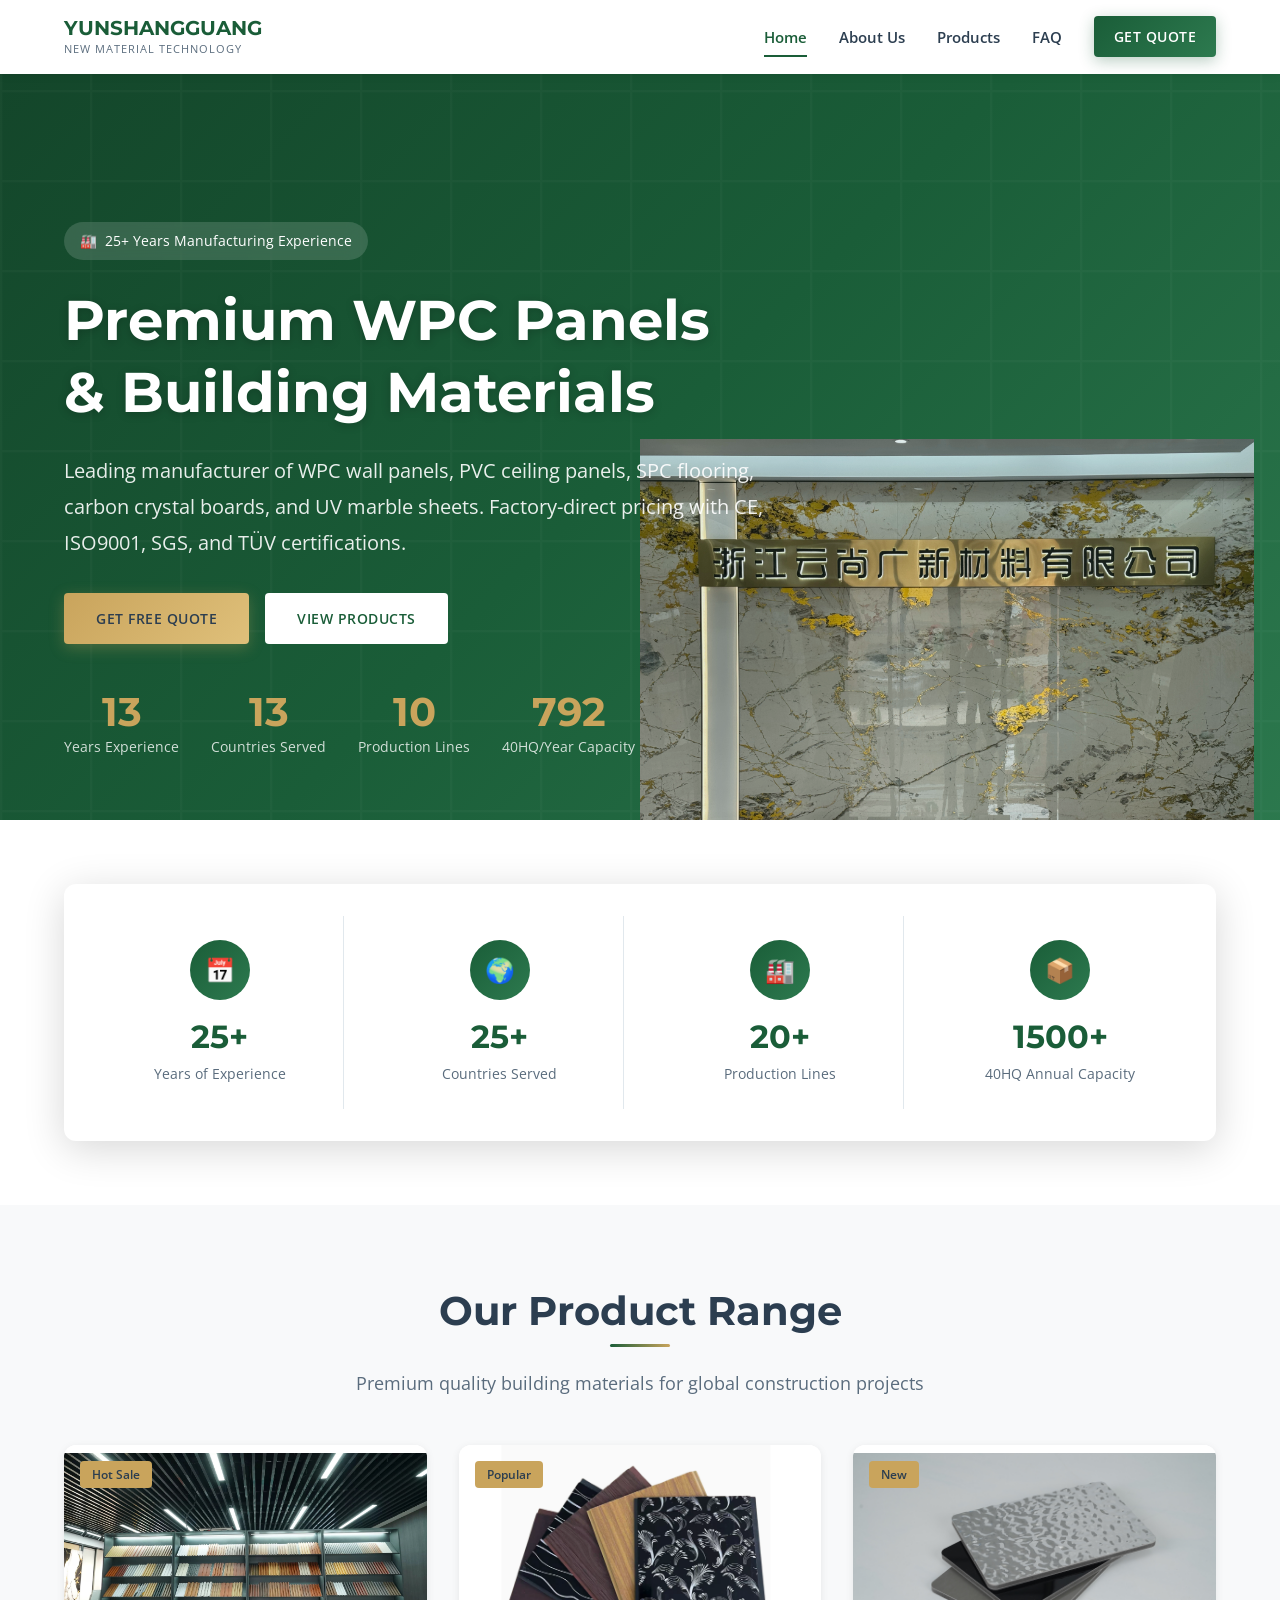
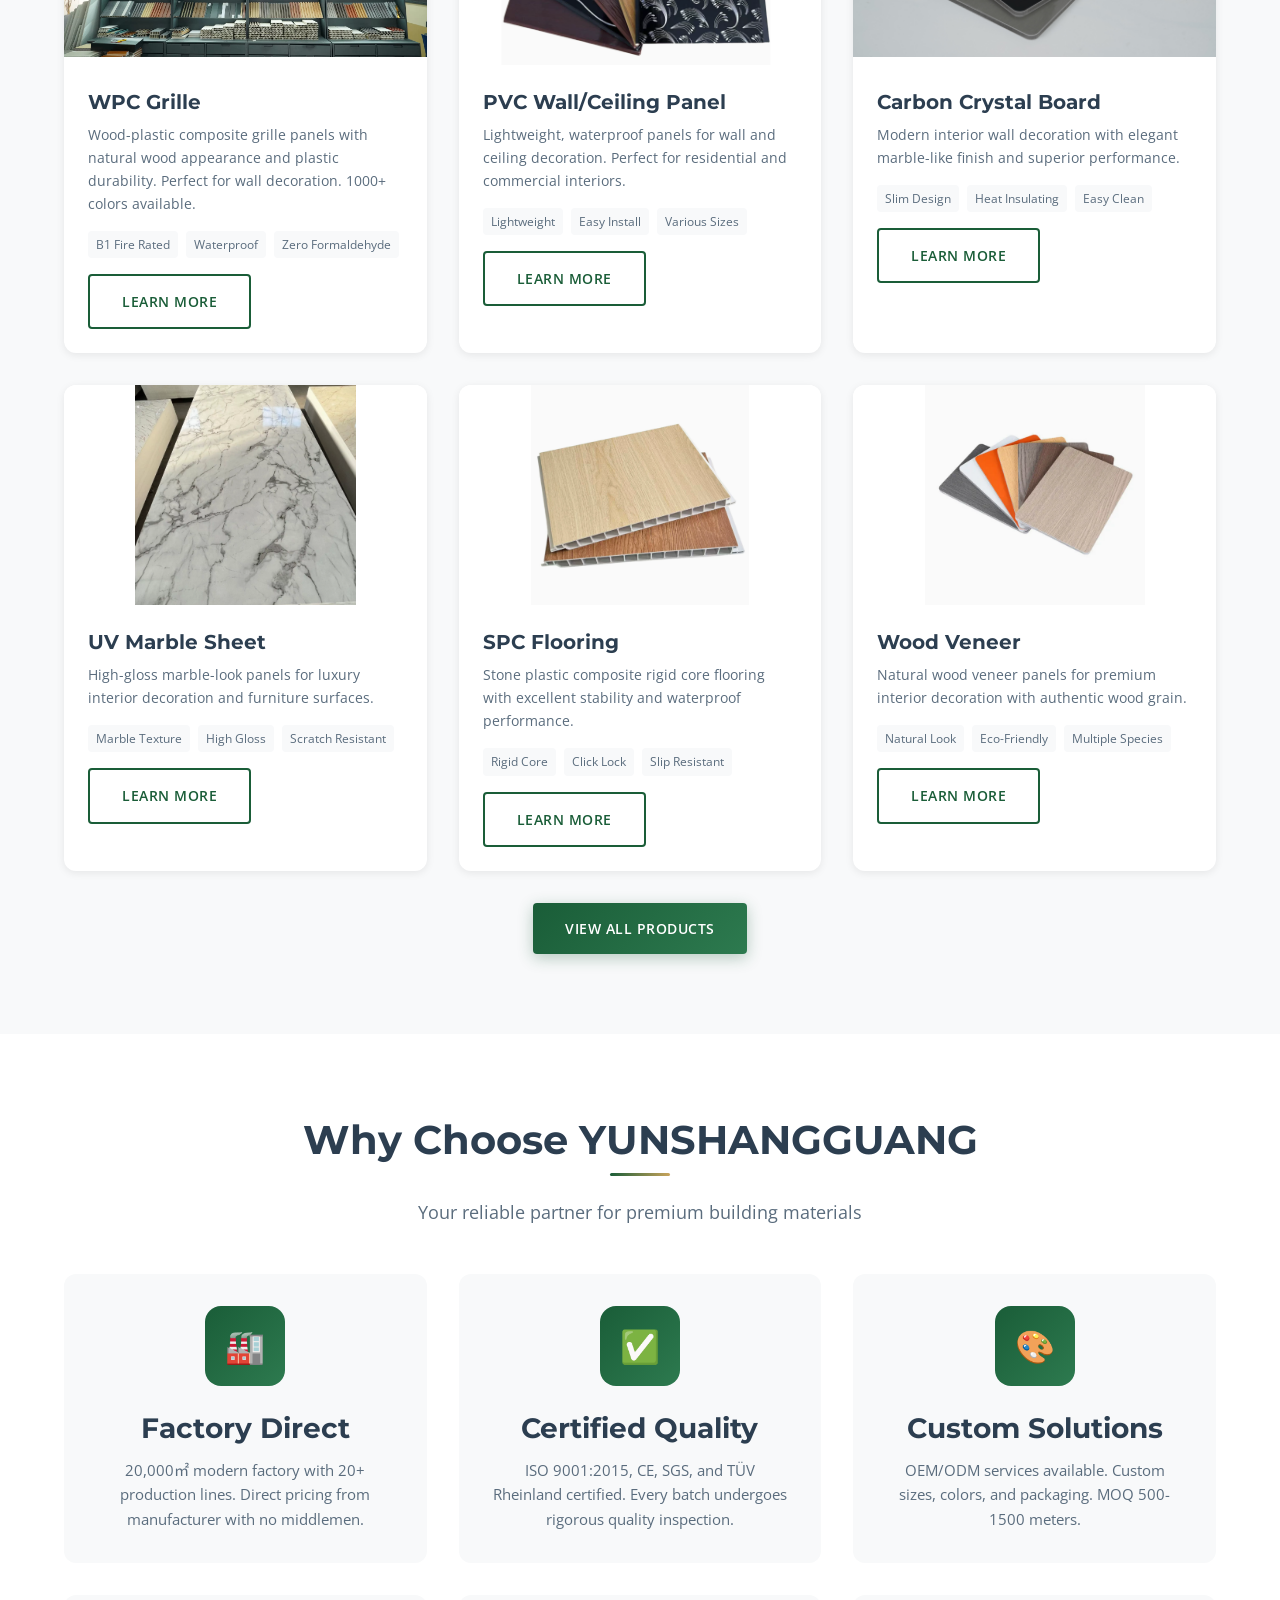
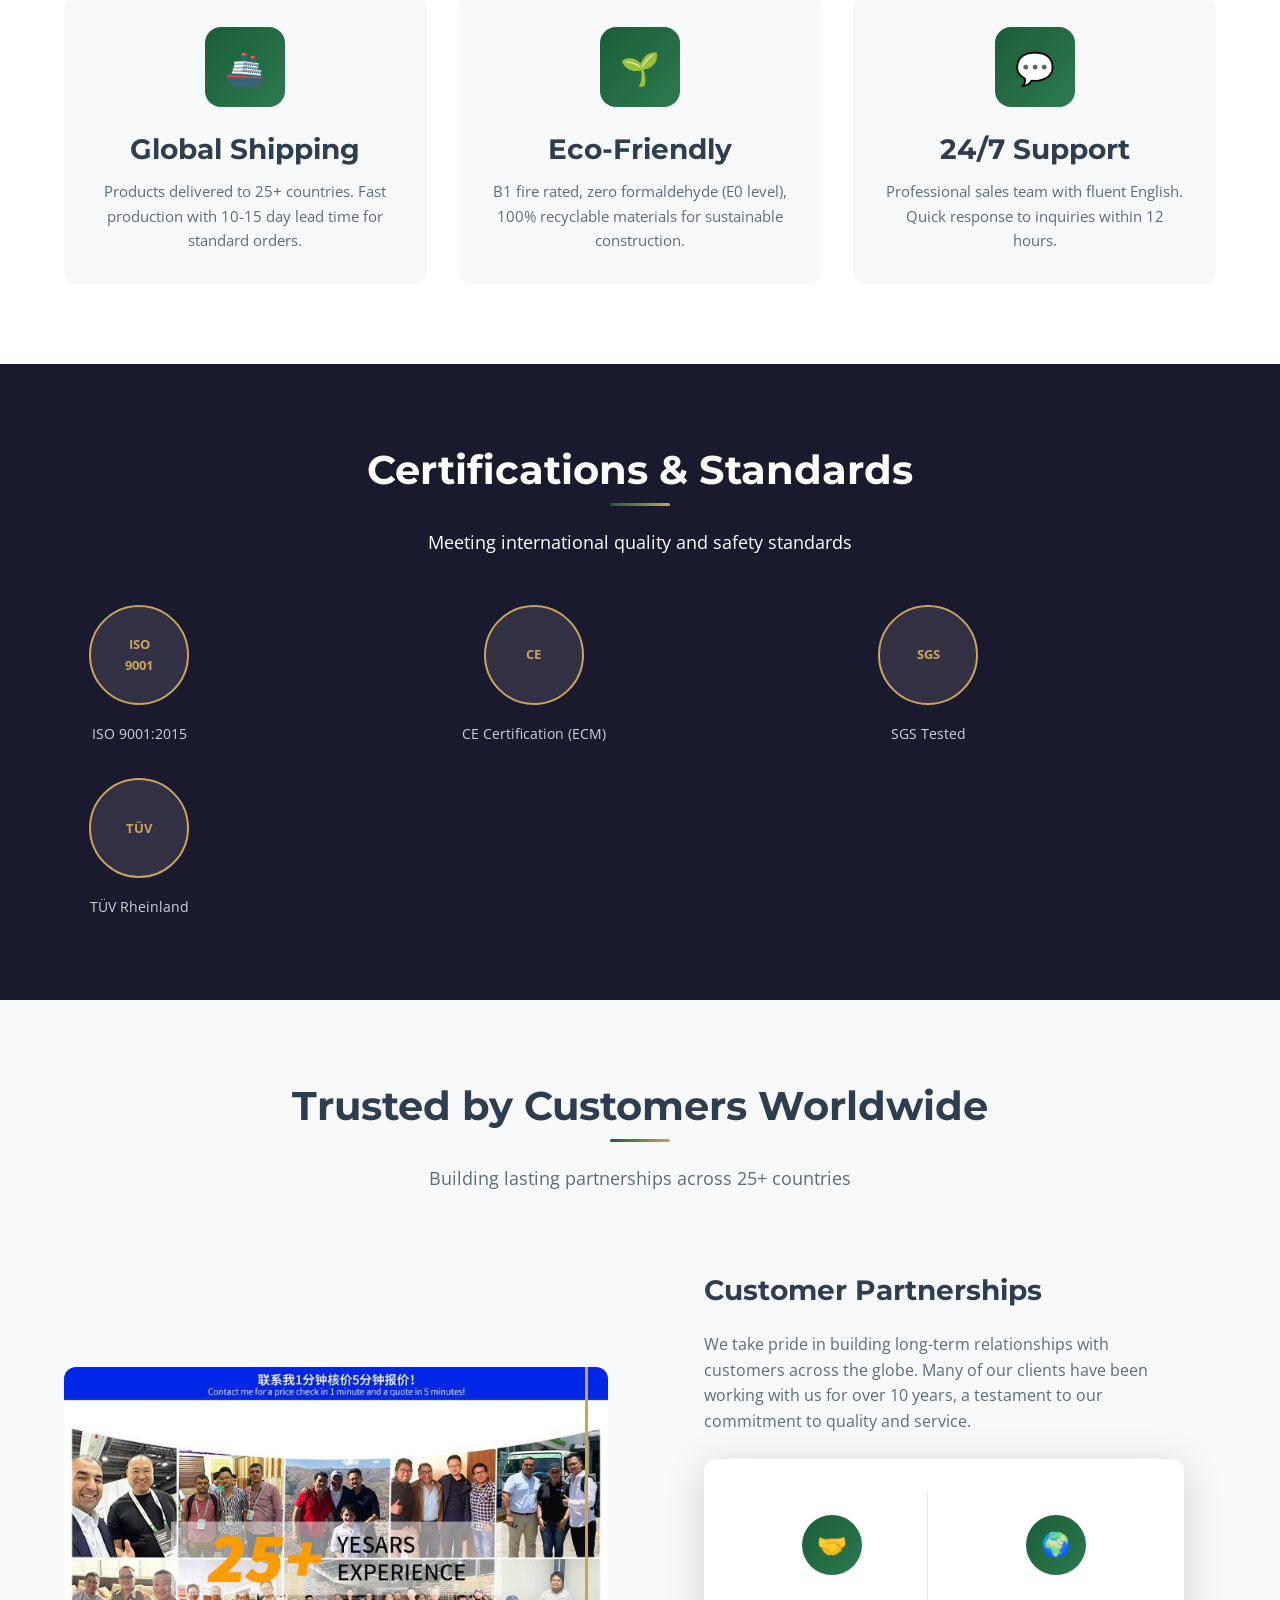
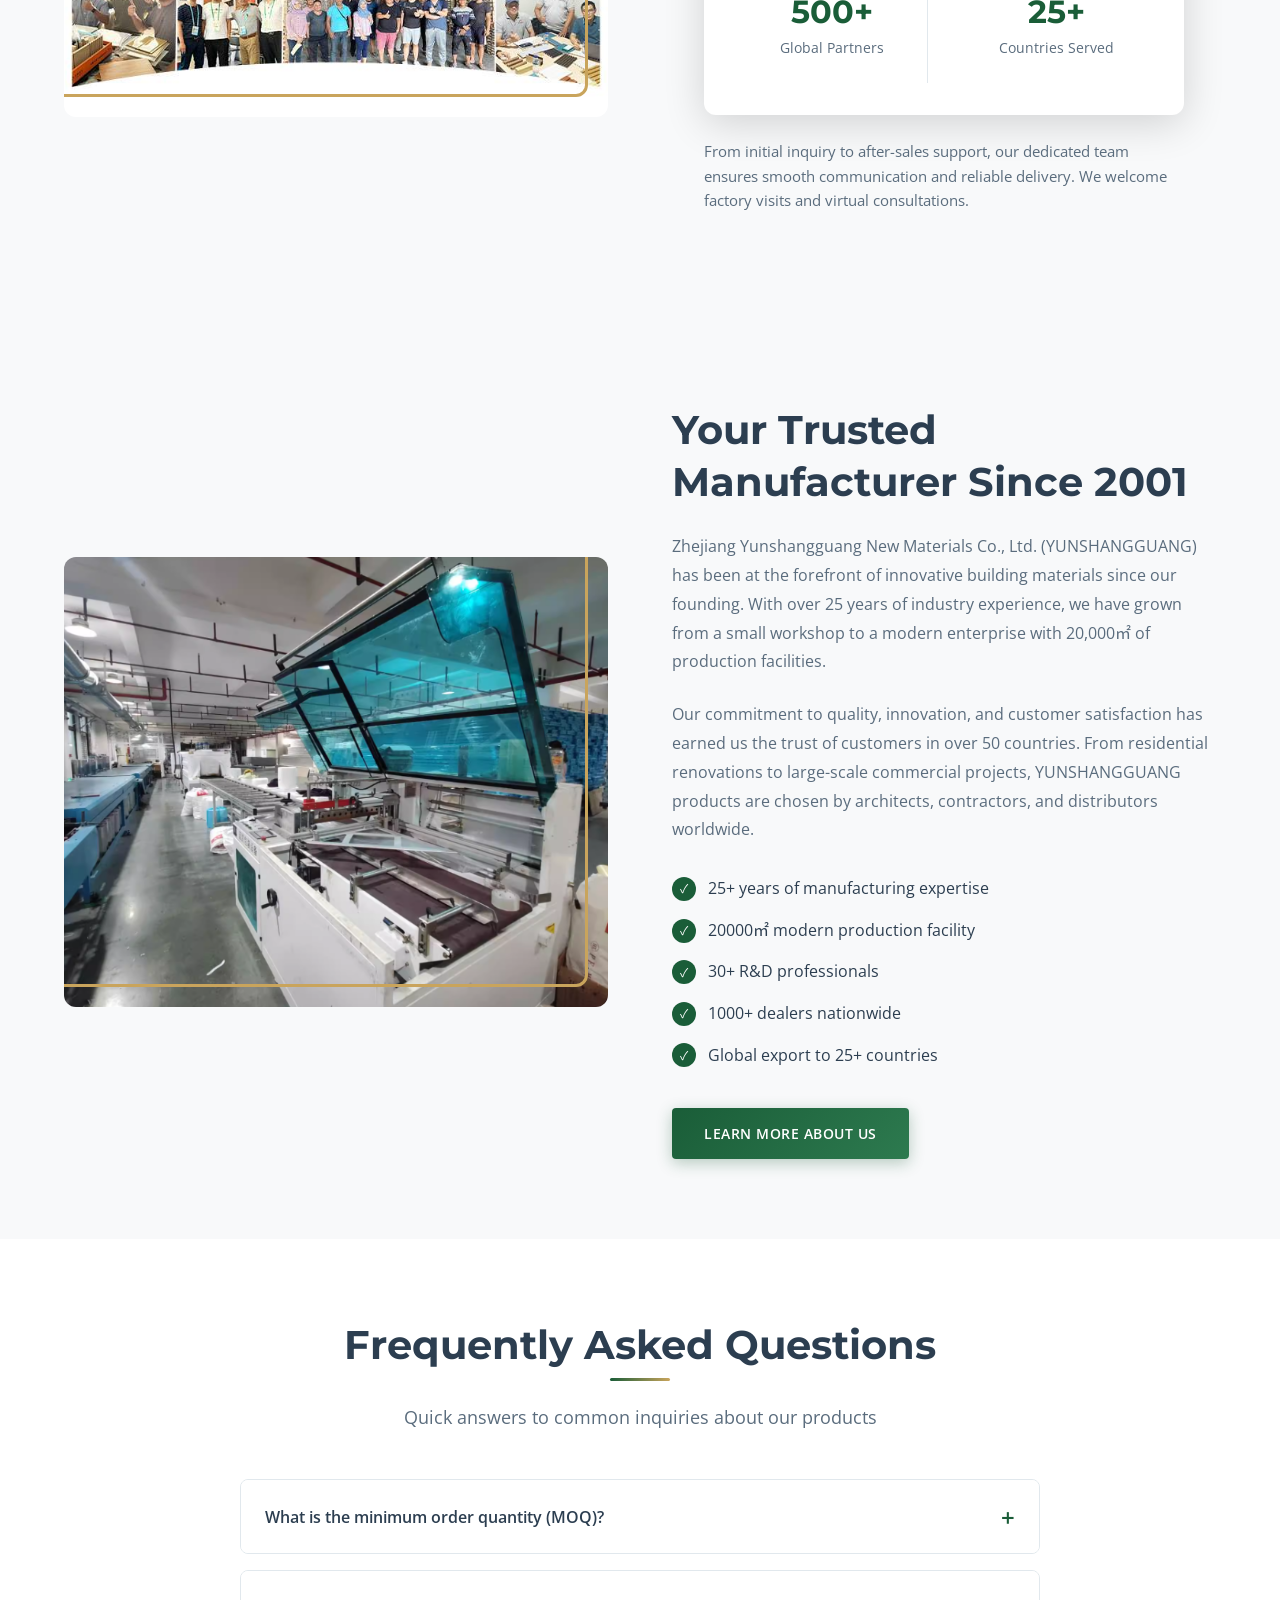
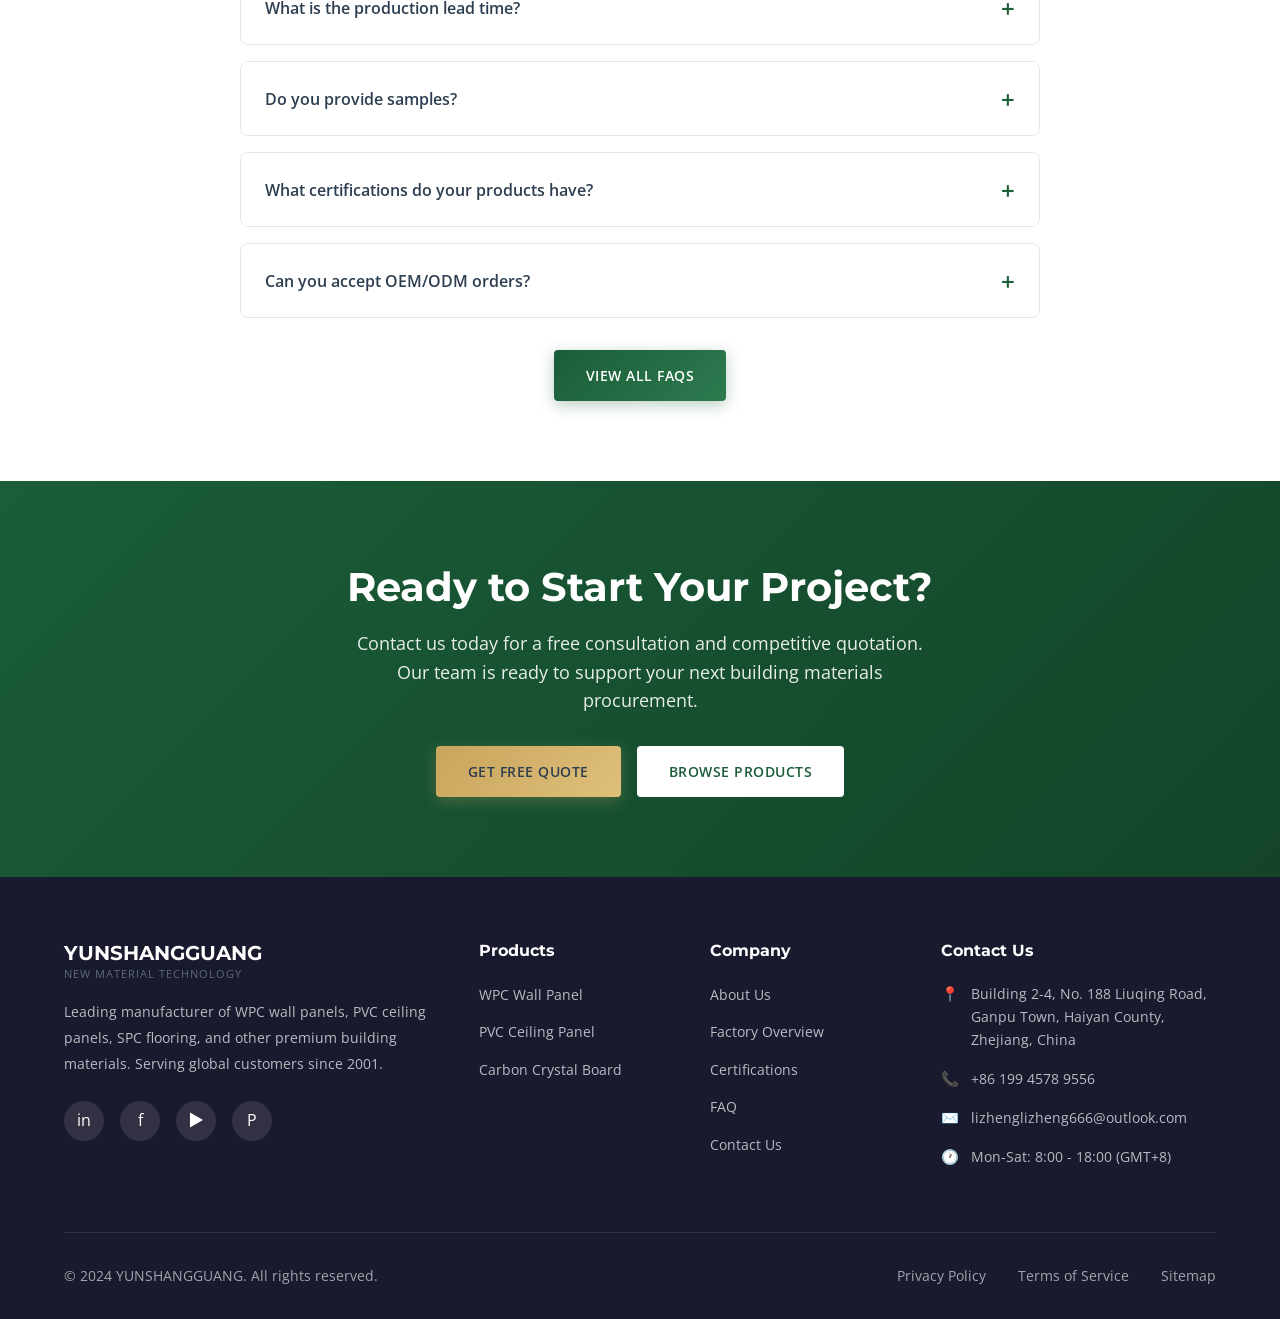
<file: index.html>
<!DOCTYPE html>
<html lang="en">
<head>
  <meta charset="UTF-8">
  <meta name="viewport" content="width=device-width, initial-scale=1.0">
  <meta http-equiv="X-UA-Compatible" content="IE=edge">
  
  <!-- SEO Meta Tags -->
  <title>WPC Wall Panel Manufacturer | 25 Years Factory | YUNSHANGGUANG</title>
  <meta name="description" content="Leading WPC wall panel manufacturer in China since 2001. 20+ production lines, annual capacity 1500x40HQ. CE, ISO9001, SGS, TÜV certified. OEM/ODM available. Fast delivery to 25+ countries.">
  <meta name="keywords" content="WPC wall panel manufacturer, PVC ceiling panel factory, SPC flooring supplier, China building material manufacturer, WPC panel OEM">
  <meta name="author" content="YUNSHANGGUANG - Zhejiang Yunshangguang New Materials Co., Ltd.">
  <meta name="robots" content="index, follow">
  
  <!-- Open Graph -->
  <meta property="og:title" content="WPC Wall Panel Manufacturer | 25 Years Factory | YUNSHANGGUANG">
  <meta property="og:description" content="Leading WPC wall panel manufacturer in China since 2001. 20+ production lines, CE/ISO9001/SGS/TÜV certified. Fast delivery to 25+ countries.">
  <meta property="og:type" content="website">
  <meta property="og:url" content="https://lingrui.com">
  <meta property="og:image" content="https://lingrui.com/images/og-image.jpg">
  
  <!-- Favicon -->
  <link rel="icon" type="image/svg+xml" href="data:image/svg+xml,<svg xmlns='http://www.w3.org/2000/svg' viewBox='0 0 100 100'><text y='.9em' font-size='90'>🏭</text></svg>">
  
  <!-- Google Fonts -->
  <link rel="preconnect" href="https://fonts.googleapis.com">
  <link rel="preconnect" href="https://fonts.gstatic.com" crossorigin>
  <link href="https://fonts.googleapis.com/css2?family=Montserrat:wght@600;700;800&family=Open+Sans:wght@400;500;600&family=Noto+Sans+SC:wght@400;500;700&display=swap" rel="stylesheet">
  
  <!-- Stylesheet -->
  <link rel="stylesheet" href="css/style.css">
  
  <!-- Schema.org Structured Data -->
  <script type="application/ld+json">
  {
    "@context": "https://schema.org",
    "@type": "Organization",
    "name": "YUNSHANGGUANG - Zhejiang Yunshangguang New Materials Co., Ltd.",
    "alternateName": "LAISHI",
    "url": "https://lingrui.com",
    "logo": "https://lingrui.com/images/logo.png",
    "description": "Leading WPC wall panel manufacturer in China since 2001, specializing in PVC ceiling panels, SPC flooring, carbon crystal boards, and UV marble sheets.",
    "foundingDate": "2016",
    "foundingLocation": "Haining, Zhejiang, China",
    "areaServed": "Worldwide",
    "contactPoint": {
      "@type": "ContactPoint",
      "telephone": "+86-199-4578-9556",
      "contactType": "sales",
      "email": "lizhenglizheng666@outlook.com",
      "availableLanguage": ["English", "Chinese"]
    },
    "address": {
      "@type": "PostalAddress",
      "streetAddress": "Building 2-4, No. 188 Liuqing Road, Ganpu Town",
      "addressLocality": "Haiyan County",
      "addressRegion": "Zhejiang",
      "postalCode": "314300",
      "addressCountry": "CN"
    },
    "hasCredential": [
      {"@type": "EducationalOccupationalCredential", "name": "ISO 9001:2015"},
      {"@type": "EducationalOccupationalCredential", "name": "CE Certification"},
      {"@type": "EducationalOccupationalCredential", "name": "SGS Certification"}
    ]
  }
  </script>
</head>
<body>
  <!-- Header -->
  <header class="header">
    <div class="header-container">
      <a href="index.html" class="logo">
        <div class="logo-text">
          <span class="logo-name">YUNSHANGGUANG</span>
          <span class="logo-tagline">New Material Technology</span>
        </div>
      </a>
      
      <nav class="nav-menu">
        <a href="index.html" class="nav-link active">Home</a>
        <a href="about.html" class="nav-link">About Us</a>
        <a href="products.html" class="nav-link">Products</a>
        <a href="faq.html" class="nav-link">FAQ</a>
        <a href="contact.html" class="btn btn-primary nav-cta">Get Quote</a>
      </nav>
      
      <button class="menu-toggle" aria-label="Toggle menu">
        <span></span>
        <span></span>
        <span></span>
      </button>
      
      <nav class="mobile-nav">
        <a href="index.html" class="nav-link active">Home</a>
        <a href="about.html" class="nav-link">About Us</a>
        <a href="products.html" class="nav-link">Products</a>
        <a href="faq.html" class="nav-link">FAQ</a>
        <a href="contact.html" class="nav-link">Contact Us</a>
      </nav>
    </div>
  </header>

  <!-- Hero Section -->
  <section class="hero">
    <div class="hero-bg"></div>
    <div class="container">
      <div class="hero-content">
        <div class="hero-badge">
          <span>🏭</span> 25+ Years Manufacturing Experience
        </div>
        <h1>Premium WPC Panels & Building Materials</h1>
        <p class="hero-subtitle">
          Leading manufacturer of WPC wall panels, PVC ceiling panels, SPC flooring, 
          carbon crystal boards, and UV marble sheets. Factory-direct pricing with 
          CE, ISO9001, SGS, and TÜV certifications.
        </p>
        <div class="hero-buttons">
          <a href="contact.html" class="btn btn-accent">Get Free Quote</a>
          <a href="products.html" class="btn btn-white">View Products</a>
        </div>
        <div class="hero-stats">
          <div class="stat-item">
            <div class="stat-number">25+</div>
            <div class="stat-label">Years Experience</div>
          </div>
          <div class="stat-item">
            <div class="stat-number">25+</div>
            <div class="stat-label">Countries Served</div>
          </div>
          <div class="stat-item">
            <div class="stat-number">20+</div>
            <div class="stat-label">Production Lines</div>
          </div>
          <div class="stat-item">
            <div class="stat-number">1500+</div>
            <div class="stat-label">40HQ/Year Capacity</div>
          </div>
        </div>
      </div>
    </div>
    <div class="hero-image">
      <img src="images/factory-showroom.jpg?v=1" alt="YUNSHANGGUANG Factory Showroom" loading="eager">
    </div>
  </section>

  <!-- Stats Section -->
  <section class="stats-section">
    <div class="container">
      <div class="stats-grid">
        <div class="stat-card">
          <div class="stat-icon">📅</div>
          <h3>25+</h3>
          <p>Years of Experience</p>
        </div>
        <div class="stat-card">
          <div class="stat-icon">🌍</div>
          <h3>25+</h3>
          <p>Countries Served</p>
        </div>
        <div class="stat-card">
          <div class="stat-icon">🏭</div>
          <h3>20+</h3>
          <p>Production Lines</p>
        </div>
        <div class="stat-card">
          <div class="stat-icon">📦</div>
          <h3>1500+</h3>
          <p>40HQ Annual Capacity</p>
        </div>
      </div>
    </div>
  </section>

  <!-- Products Section -->
  <section class="products-section">
    <div class="container">
      <div class="section-title">
        <h2>Our Product Range</h2>
        <p>Premium quality building materials for global construction projects</p>
      </div>
      
      <div class="products-grid">
        <div class="product-card">
          <div class="product-image">
            <img src="images/wpc-grille.jpg" alt="WPC Grille Product Display" loading="lazy">
            <span class="product-badge">Hot Sale</span>
          </div>
          <div class="product-content">
            <h3>WPC Grille</h3>
            <p>Wood-plastic composite grille panels with natural wood appearance and plastic durability. Perfect for wall decoration. 1000+ colors available.</p>
            <div class="product-features">
              <span class="product-feature">B1 Fire Rated</span>
              <span class="product-feature">Waterproof</span>
              <span class="product-feature">Zero Formaldehyde</span>
            </div>
            <a href="products.html#wpc" class="btn btn-outline">Learn More</a>
          </div>
        </div>
        
        <div class="product-card">
          <div class="product-image">
            <img src="images/pvc-panels.png?v=3" alt="PVC Ceiling Panel Product" loading="lazy">
            <span class="product-badge">Popular</span>
          </div>
          <div class="product-content">
            <h3>PVC Wall/Ceiling Panel</h3>
            <p>Lightweight, waterproof panels for wall and ceiling decoration. Perfect for residential and commercial interiors.</p>
            <div class="product-features">
              <span class="product-feature">Lightweight</span>
              <span class="product-feature">Easy Install</span>
              <span class="product-feature">Various Sizes</span>
            </div>
            <a href="products.html#pvc" class="btn btn-outline">Learn More</a>
          </div>
        </div>
        
        <div class="product-card">
          <div class="product-image">
            <img src="images/carbon-crystal.jpg?v=2" alt="Carbon Crystal Board Product" loading="lazy">
            <span class="product-badge">New</span>
          </div>
          <div class="product-content">
            <h3>Carbon Crystal Board</h3>
            <p>Modern interior wall decoration with elegant marble-like finish and superior performance.</p>
            <div class="product-features">
              <span class="product-feature">Slim Design</span>
              <span class="product-feature">Heat Insulating</span>
              <span class="product-feature">Easy Clean</span>
            </div>
            <a href="products.html#carbon" class="btn btn-outline">Learn More</a>
          </div>
        </div>
        <div class="product-card">
          <div class="product-image">
            <img src="images/uv-marble.jpg?v=2" alt="UV Marble Sheet Product" loading="lazy">
          </div>
          <div class="product-content">
            <h3>UV Marble Sheet</h3>
            <p>High-gloss marble-look panels for luxury interior decoration and furniture surfaces.</p>
            <div class="product-features">
              <span class="product-feature">Marble Texture</span>
              <span class="product-feature">High Gloss</span>
              <span class="product-feature">Scratch Resistant</span>
            </div>
            <a href="products.html#uv" class="btn btn-outline">Learn More</a>
          </div>
        </div>

        <div class="product-card">
          <div class="product-image">
            <img src="images/spc-flooring.jpg?v=2" alt="SPC Flooring Product" loading="lazy">
          </div>
          <div class="product-content">
            <h3>SPC Flooring</h3>
            <p>Stone plastic composite rigid core flooring with excellent stability and waterproof performance.</p>
            <div class="product-features">
              <span class="product-feature">Rigid Core</span>
              <span class="product-feature">Click Lock</span>
              <span class="product-feature">Slip Resistant</span>
            </div>
            <a href="products.html#spc" class="btn btn-outline">Learn More</a>
          </div>
        </div>

        <div class="product-card">
          <div class="product-image">
            <img src="images/wood-veneer.jpg?v=2" alt="Wood Veneer Product" loading="lazy">
          </div>
          <div class="product-content">
            <h3>Wood Veneer</h3>
            <p>Natural wood veneer panels for premium interior decoration with authentic wood grain.</p>
            <div class="product-features">
              <span class="product-feature">Natural Look</span>
              <span class="product-feature">Eco-Friendly</span>
              <span class="product-feature">Multiple Species</span>
            </div>
            <a href="products.html#veneer" class="btn btn-outline">Learn More</a>
          </div>
        </div>

      </div>
      
      <div class="text-center mt-4">
        <a href="products.html" class="btn btn-primary">View All Products</a>
      </div>
    </div>
  </section>

  <!-- Features Section -->
  <section class="features-section">
    <div class="container">
      <div class="section-title">
        <h2>Why Choose YUNSHANGGUANG</h2>
        <p>Your reliable partner for premium building materials</p>
      </div>
      
      <div class="features-grid">
        <div class="feature-card">
          <div class="feature-icon">🏭</div>
          <h3>Factory Direct</h3>
          <p>20,000㎡ modern factory with 20+ production lines. Direct pricing from manufacturer with no middlemen.</p>
        </div>
        
        <div class="feature-card">
          <div class="feature-icon">✅</div>
          <h3>Certified Quality</h3>
          <p>ISO 9001:2015, CE, SGS, and TÜV Rheinland certified. Every batch undergoes rigorous quality inspection.</p>
        </div>
        
        <div class="feature-card">
          <div class="feature-icon">🎨</div>
          <h3>Custom Solutions</h3>
          <p>OEM/ODM services available. Custom sizes, colors, and packaging. MOQ 500-1500 meters.</p>
        </div>
        
        <div class="feature-card">
          <div class="feature-icon">🚢</div>
          <h3>Global Shipping</h3>
          <p>Products delivered to 25+ countries. Fast production with 10-15 day lead time for standard orders.</p>
        </div>
        
        <div class="feature-card">
          <div class="feature-icon">🌱</div>
          <h3>Eco-Friendly</h3>
          <p>B1 fire rated, zero formaldehyde (E0 level), 100% recyclable materials for sustainable construction.</p>
        </div>
        
        <div class="feature-card">
          <div class="feature-icon">💬</div>
          <h3>24/7 Support</h3>
          <p>Professional sales team with fluent English. Quick response to inquiries within 12 hours.</p>
        </div>
      </div>
    </div>
  </section>

  <!-- Certifications Section -->
  <section class="certifications-section">
    <div class="container">
      <div class="section-title">
        <h2>Certifications & Standards</h2>
        <p>Meeting international quality and safety standards</p>
      </div>
      
      <div class="certifications-grid">
        <div class="cert-item">
          <div class="cert-logo">ISO<br>9001</div>
          <span>ISO 9001:2015</span>
        </div>
        <div class="cert-item">
          <div class="cert-logo">CE</div>
          <span>CE Certification (ECM)</span>
        </div>
        <div class="cert-item">
          <div class="cert-logo">SGS</div>
          <span>SGS Tested</span>
        </div>
        <div class="cert-item">
          <div class="cert-logo">TÜV</div>
          <span>TÜV Rheinland</span>
        </div>
      </div>
    </div>
  </section>

  <!-- Customer Showcase -->
  <section class="features-section" style="background: var(--bg-light);">
    <div class="container">
      <div class="section-title">
        <h2>Trusted by Customers Worldwide</h2>
        <p>Building lasting partnerships across 25+ countries</p>
      </div>
      
      <div class="about-grid" style="align-items: center;">
        <div class="about-image" style="height: 350px; overflow: hidden; border-radius: 12px;">
          <img src="images/customer-photos.jpg" alt="YUNSHANGGUANG Customer Visit" loading="lazy" style="width: 100%; height: 100%; object-fit: cover;">
        </div>
        <div style="padding: 2rem;">
          <h3 style="margin-bottom: 1.5rem;">Customer Partnerships</h3>
          <p style="color: var(--text-light); margin-bottom: 1.5rem;">
            We take pride in building long-term relationships with customers across the globe. 
            Many of our clients have been working with us for over 10 years, a testament to 
            our commitment to quality and service.
          </p>
          <div class="stats-grid" style="grid-template-columns: 1fr 1fr;">
            <div class="stat-card">
              <div class="stat-icon">🤝</div>
              <h3>500+</h3>
              <p>Global Partners</p>
            </div>
            <div class="stat-card">
              <div class="stat-icon">🌍</div>
              <h3>25+</h3>
              <p>Countries Served</p>
            </div>
          </div>
          <p style="color: var(--text-light); margin-top: 1.5rem; font-size: 0.95rem;">
            From initial inquiry to after-sales support, our dedicated team ensures 
            smooth communication and reliable delivery. We welcome factory visits 
            and virtual consultations.
          </p>
        </div>
      </div>
    </div>
  </section>

  <!-- About Preview -->
  <section class="about-preview">
    <div class="container">
      <div class="about-grid">
        <div class="about-image">
          <img src="images/workshop-1.jpg" alt="YUNSHANGGUANG Factory Workshop" loading="lazy">
        </div>
        <div class="about-content">
          <h2>Your Trusted Manufacturer Since 2001</h2>
          <p>
            Zhejiang Yunshangguang New Materials Co., Ltd. (YUNSHANGGUANG) has been at the forefront 
            of innovative building materials since our founding. With over 25 years of industry 
            experience, we have grown from a small workshop to a modern enterprise with 20,000㎡ 
            of production facilities.
          </p>
          <p>
            Our commitment to quality, innovation, and customer satisfaction has earned us the trust 
            of customers in over 50 countries. From residential renovations to large-scale commercial 
            projects, YUNSHANGGUANG products are chosen by architects, contractors, and distributors worldwide.
          </p>
          <ul class="about-list">
            <li>25+ years of manufacturing expertise</li>
            <li>20000㎡ modern production facility</li>
            <li>30+ R&D professionals</li>
            <li>1000+ dealers nationwide</li>
            <li>Global export to 25+ countries</li>
          </ul>
          <a href="about.html" class="btn btn-primary">Learn More About Us</a>
        </div>
      </div>
    </div>
  </section>

  <!-- FAQ Preview -->
  <section class="faq-preview">
    <div class="container">
      <div class="section-title">
        <h2>Frequently Asked Questions</h2>
        <p>Quick answers to common inquiries about our products</p>
      </div>
      
      <div class="faq-list">
        <div class="faq-item">
          <button class="faq-question">
            What is the minimum order quantity (MOQ)?
          </button>
          <div class="faq-answer">
            <div class="faq-answer-content">
              Our standard MOQ is 500-1500 meters depending on the product type and specifications. 
              For custom orders, the MOQ may vary. We welcome small trial orders to establish 
              business relationships and offer flexible terms for long-term partners.
            </div>
          </div>
        </div>
        
        <div class="faq-item">
          <button class="faq-question">
            What is the production lead time?
          </button>
          <div class="faq-answer">
            <div class="faq-answer-content">
              Standard products typically ship within 10-15 days after order confirmation. 
              Custom products with special colors or sizes require 15-20 days. For large orders, 
              please contact us in advance to coordinate production schedule and shipping arrangements.
            </div>
          </div>
        </div>
        
        <div class="faq-item">
          <button class="faq-question">
            Do you provide samples?
          </button>
          <div class="faq-answer">
            <div class="faq-answer-content">
              Yes, we offer sample service. Small sample fees may apply and can be deducted from 
              your first bulk order. Customers only need to cover the shipping costs. We also 
              provide free samples for serious buyers upon request.
            </div>
          </div>
        </div>
        
        <div class="faq-item">
          <button class="faq-question">
            What certifications do your products have?
          </button>
          <div class="faq-answer">
            <div class="faq-answer-content">
              Our products are certified with ISO 9001:2015 (Quality Management), CE (European 
              Safety), SGS (Testing), and TÜV Rheinland. All products meet international standards 
              including EN 14041 for fire ratings and formaldehyde emission limits.
            </div>
          </div>
        </div>
        
        <div class="faq-item">
          <button class="faq-question">
            Can you accept OEM/ODM orders?
          </button>
          <div class="faq-answer">
            <div class="faq-answer-content">
              Absolutely! We specialize in OEM/ODM production. We can manufacture products with 
              your brand, customize sizes, colors, textures, and packaging according to your 
              specifications. Our experienced R&D team can also help develop new products based 
              on your requirements.
            </div>
          </div>
        </div>
      </div>
      
      <div class="text-center mt-4">
        <a href="faq.html" class="btn btn-primary">View All FAQs</a>
      </div>
    </div>
  </section>

  <!-- CTA Section -->
  <section class="cta-section">
    <div class="container">
      <h2>Ready to Start Your Project?</h2>
      <p>
        Contact us today for a free consultation and competitive quotation. 
        Our team is ready to support your next building materials procurement.
      </p>
      <div class="cta-buttons">
        <a href="contact.html" class="btn btn-accent">Get Free Quote</a>
        <a href="products.html" class="btn btn-white">Browse Products</a>
      </div>
    </div>
  </section>

  <!-- Footer -->
  <footer class="footer">
    <div class="container">
      <div class="footer-grid">
        <div class="footer-brand">
          <a href="index.html" class="logo">
            <div class="logo-text">
              <span class="logo-name">YUNSHANGGUANG</span>
              <span class="logo-tagline">New Material Technology</span>
            </div>
          </a>
          <p>
            Leading manufacturer of WPC wall panels, PVC ceiling panels, SPC flooring, 
            and other premium building materials. Serving global customers since 2001.
          </p>
          <div class="footer-social">
            <a href="#" aria-label="LinkedIn">in</a>
            <a href="#" aria-label="Facebook">f</a>
            <a href="#" aria-label="YouTube">▶</a>
            <a href="#" aria-label="Pinterest">P</a>
          </div>
        </div>
        
        <div class="footer-column">
          <h4>Products</h4>
          <ul class="footer-links">
            <li><a href="products.html#wpc">WPC Wall Panel</a></li>
            <li><a href="products.html#pvc">PVC Ceiling Panel</a></li>
            <li><a href="products.html#carbon">Carbon Crystal Board</a></li>
          </ul>
        </div>
        
        <div class="footer-column">
          <h4>Company</h4>
          <ul class="footer-links">
            <li><a href="about.html">About Us</a></li>
            <li><a href="about.html#factory">Factory Overview</a></li>
            <li><a href="about.html#certifications">Certifications</a></li>
            <li><a href="faq.html">FAQ</a></li>
            <li><a href="contact.html">Contact Us</a></li>
          </ul>
        </div>
        
        <div class="footer-column">
          <h4>Contact Us</h4>
          <div class="footer-contact-item">
            <span>📍</span>
            <span>Building 2-4, No. 188 Liuqing Road, Ganpu Town, Haiyan County, Zhejiang, China</span>
          </div>
          <div class="footer-contact-item">
            <span>📞</span>
            <span>+86 199 4578 9556</span>
          </div>
          <div class="footer-contact-item">
            <span>✉️</span>
            <span>lizhenglizheng666@outlook.com</span>
          </div>
          <div class="footer-contact-item">
            <span>🕐</span>
            <span>Mon-Sat: 8:00 - 18:00 (GMT+8)</span>
          </div>
        </div>
      </div>
      
      <div class="footer-bottom">
        <p>© 2024 YUNSHANGGUANG. All rights reserved.</p>
        <div class="footer-bottom-links">
          <a href="#">Privacy Policy</a>
          <a href="#">Terms of Service</a>
          <a href="#">Sitemap</a>
        </div>
      </div>
    </div>
  </footer>

  <!-- JavaScript -->
  <script src="js/main.js"></script>
</body>
</html>
</file>
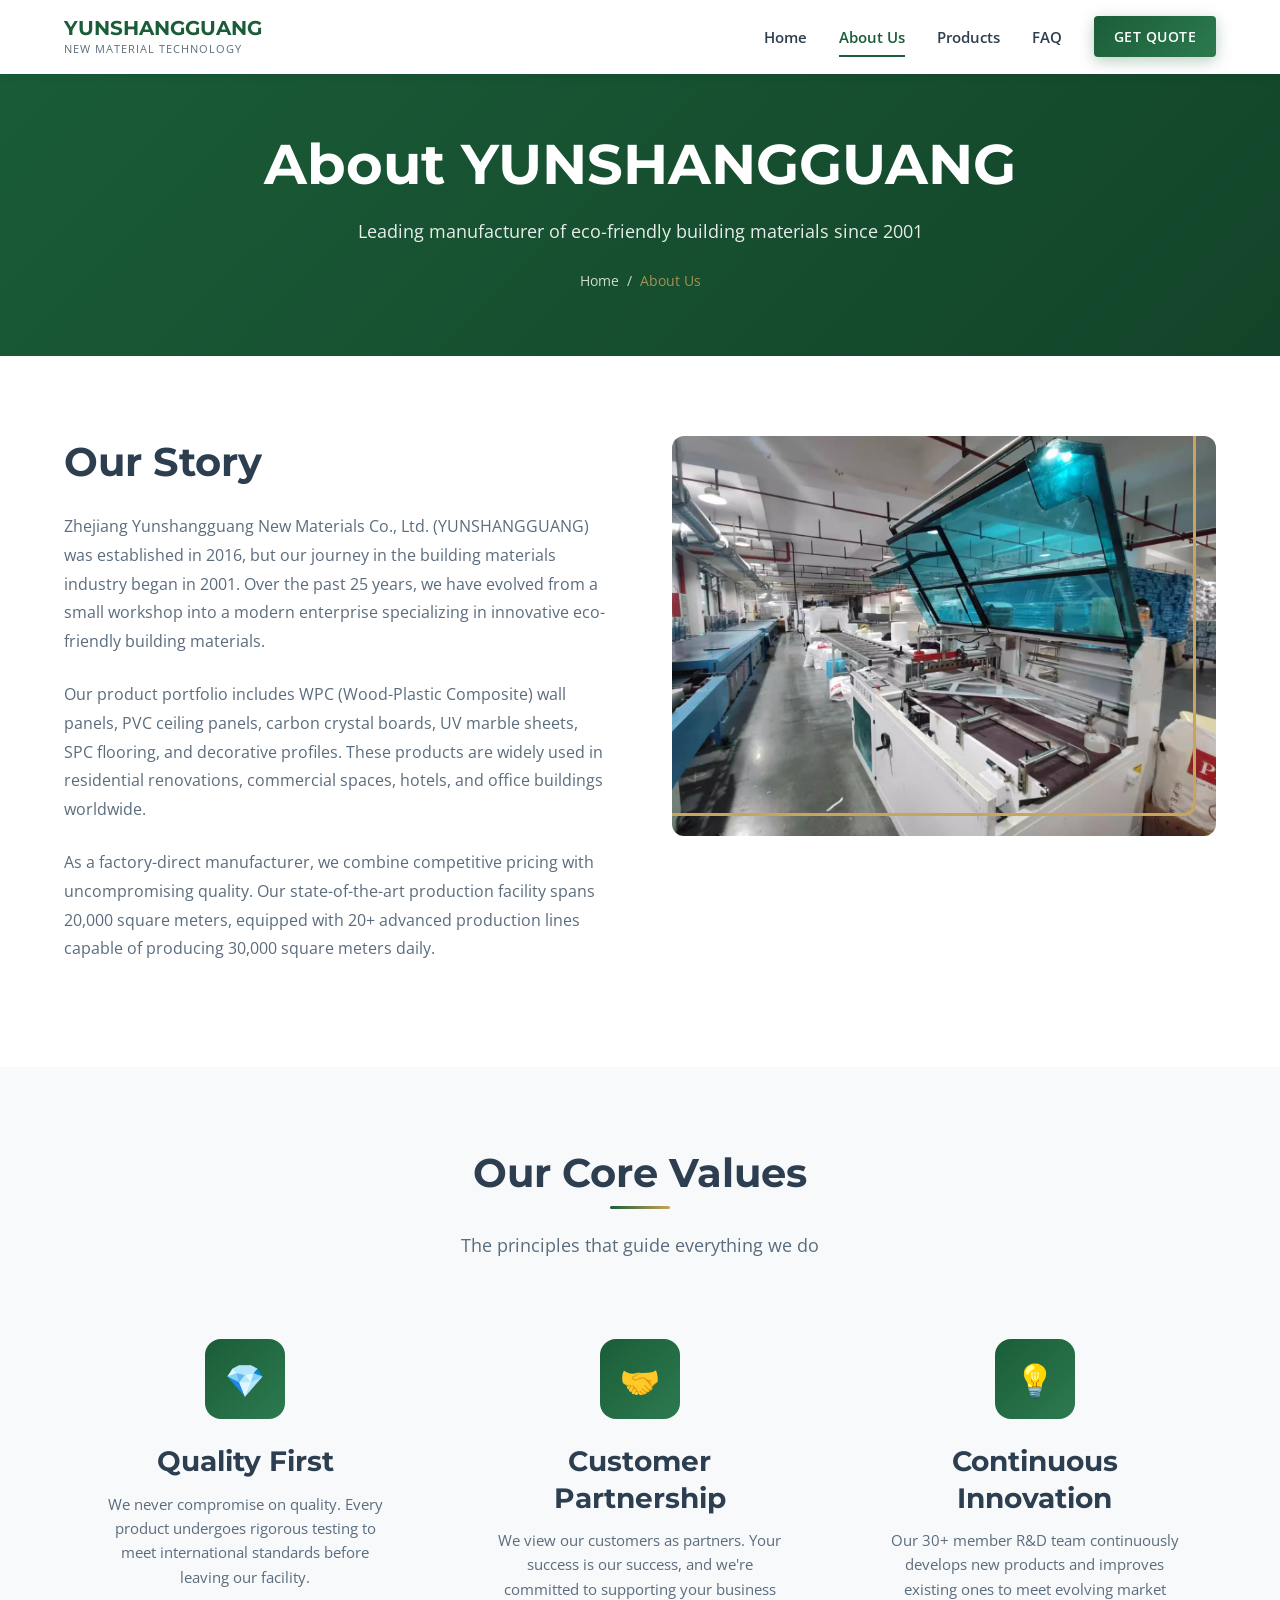
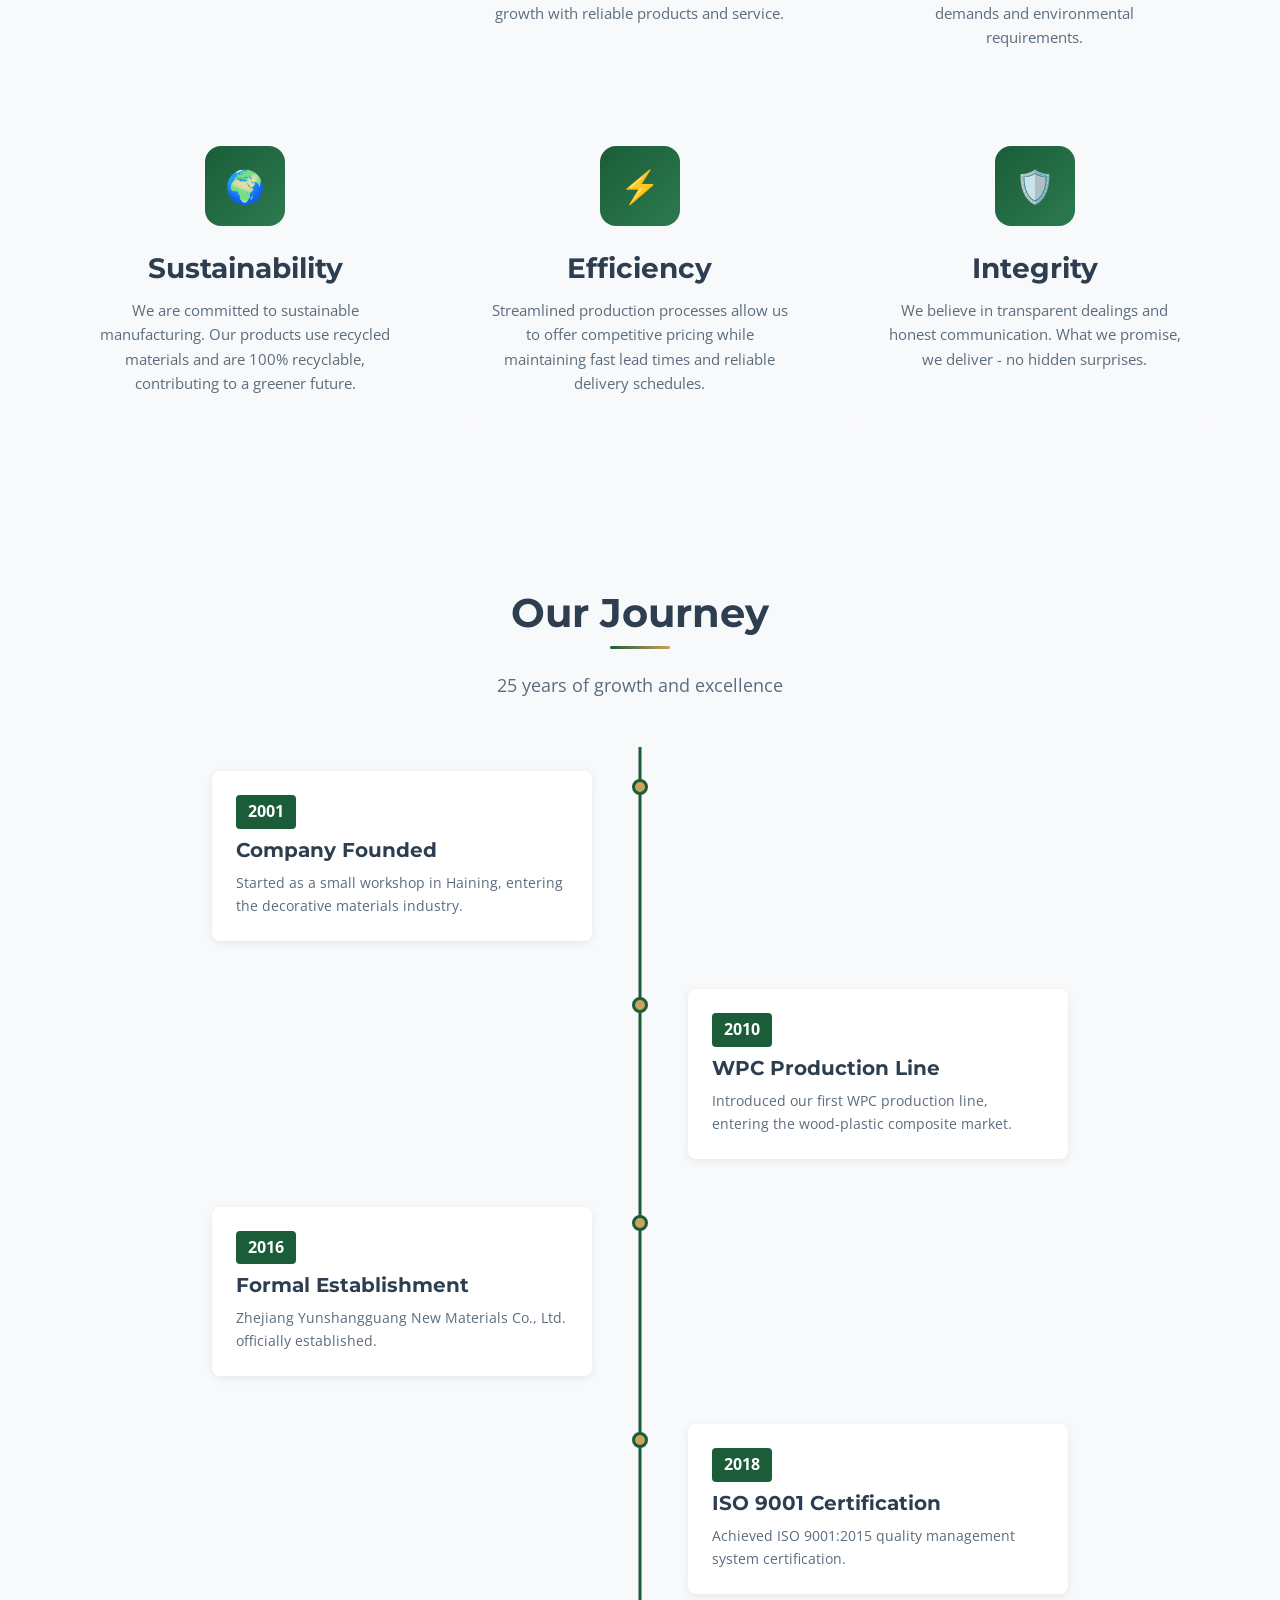
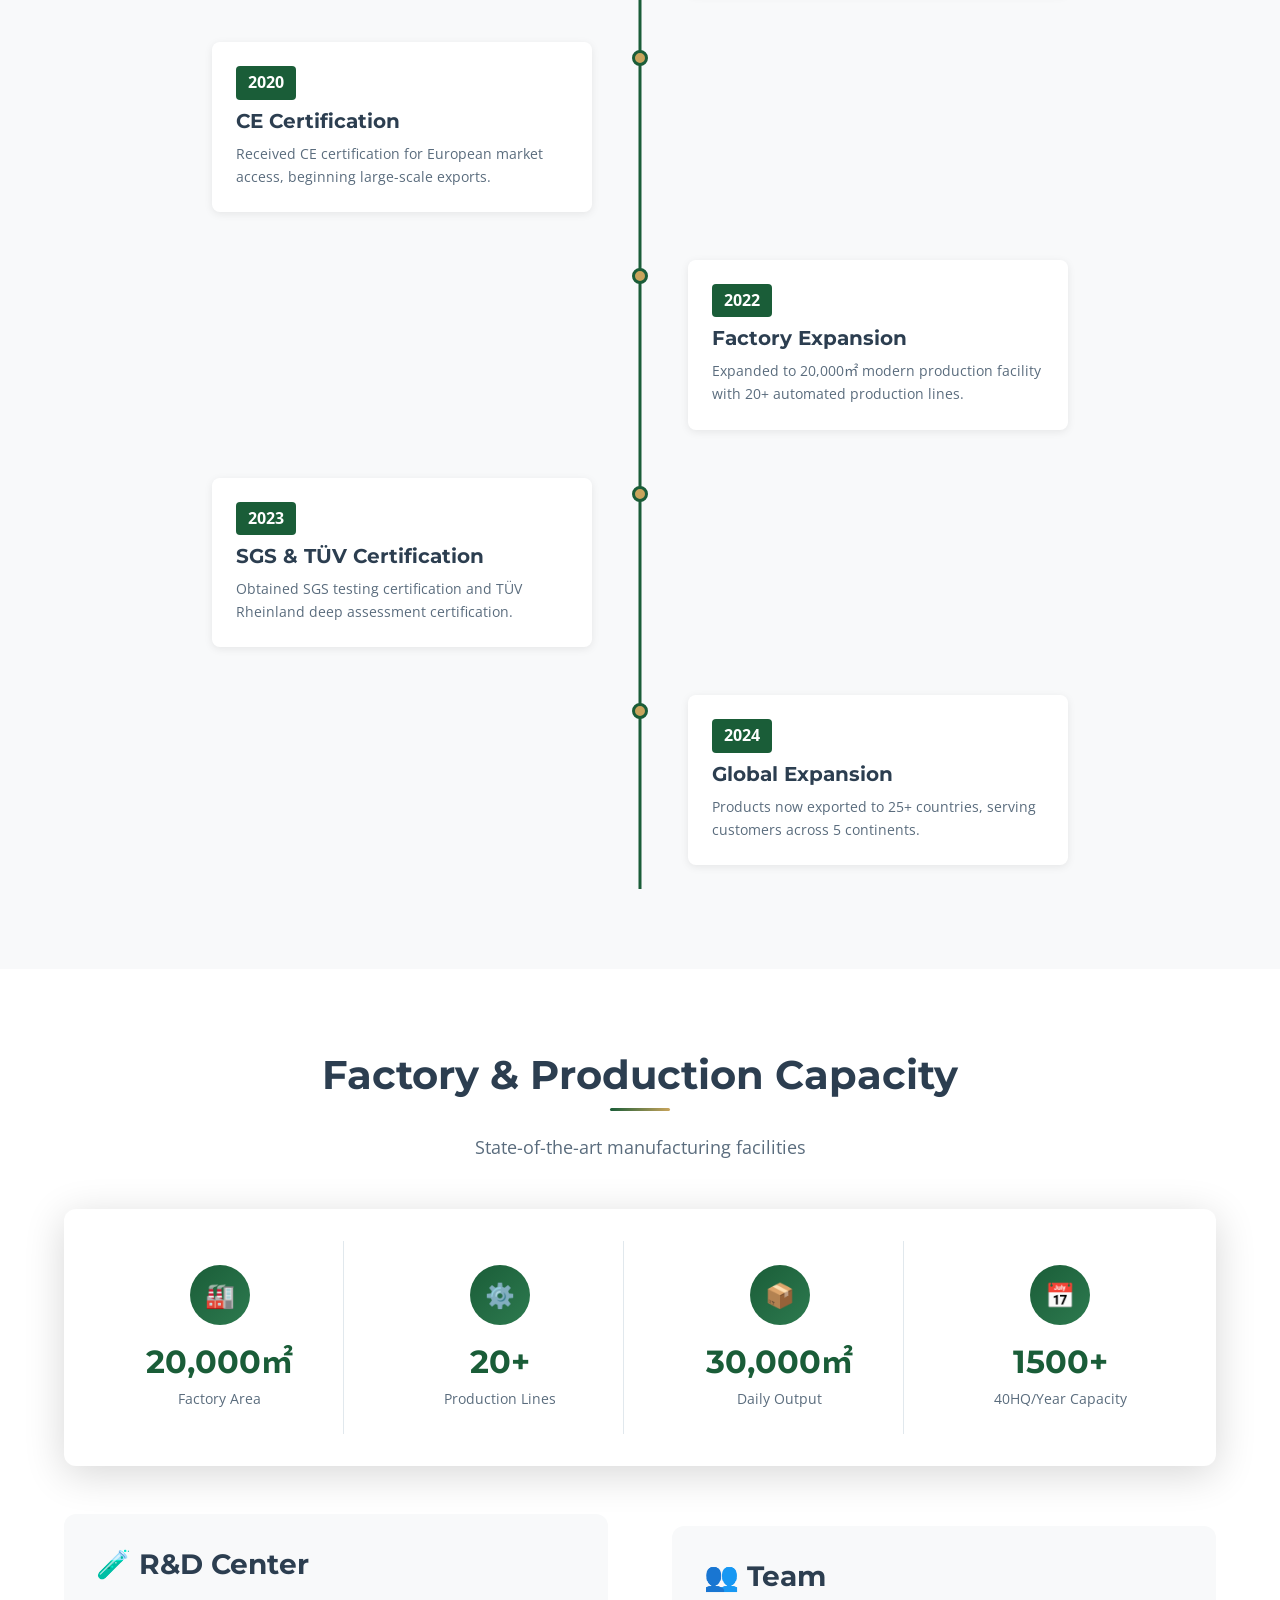
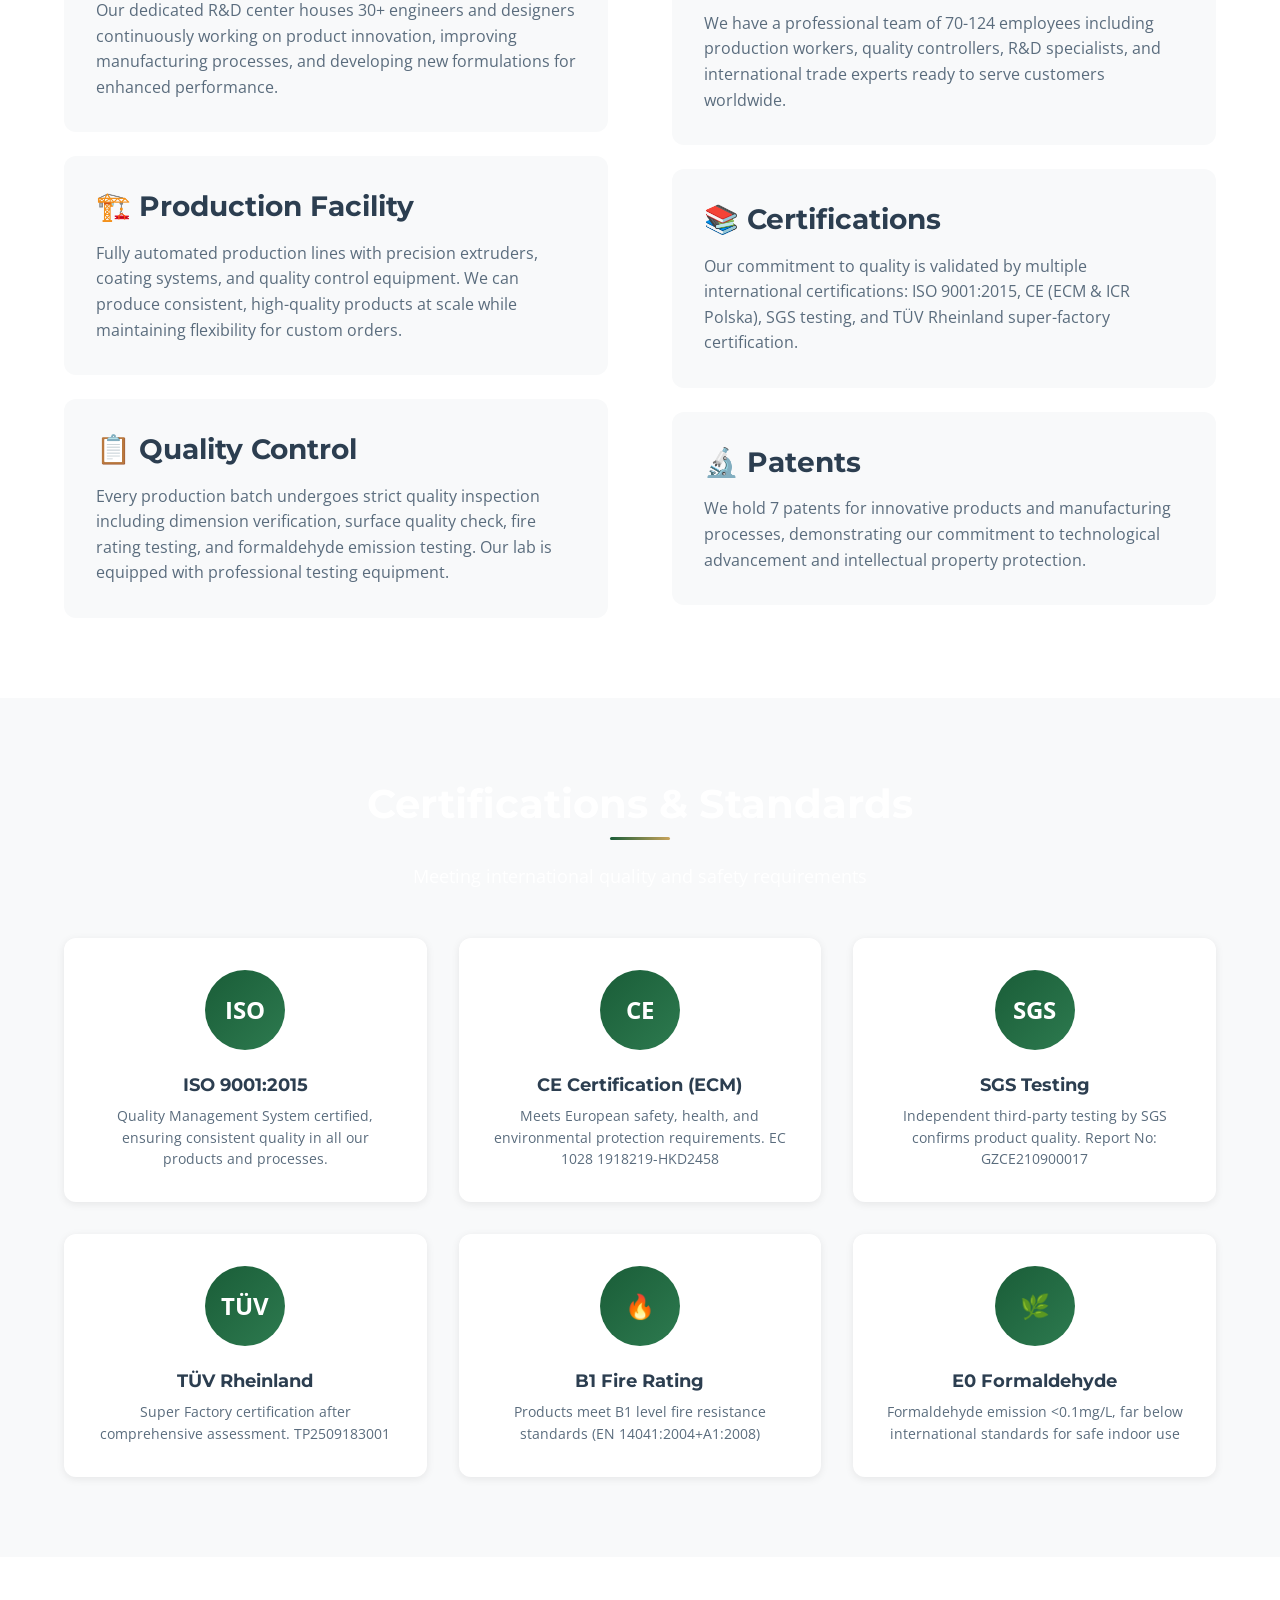
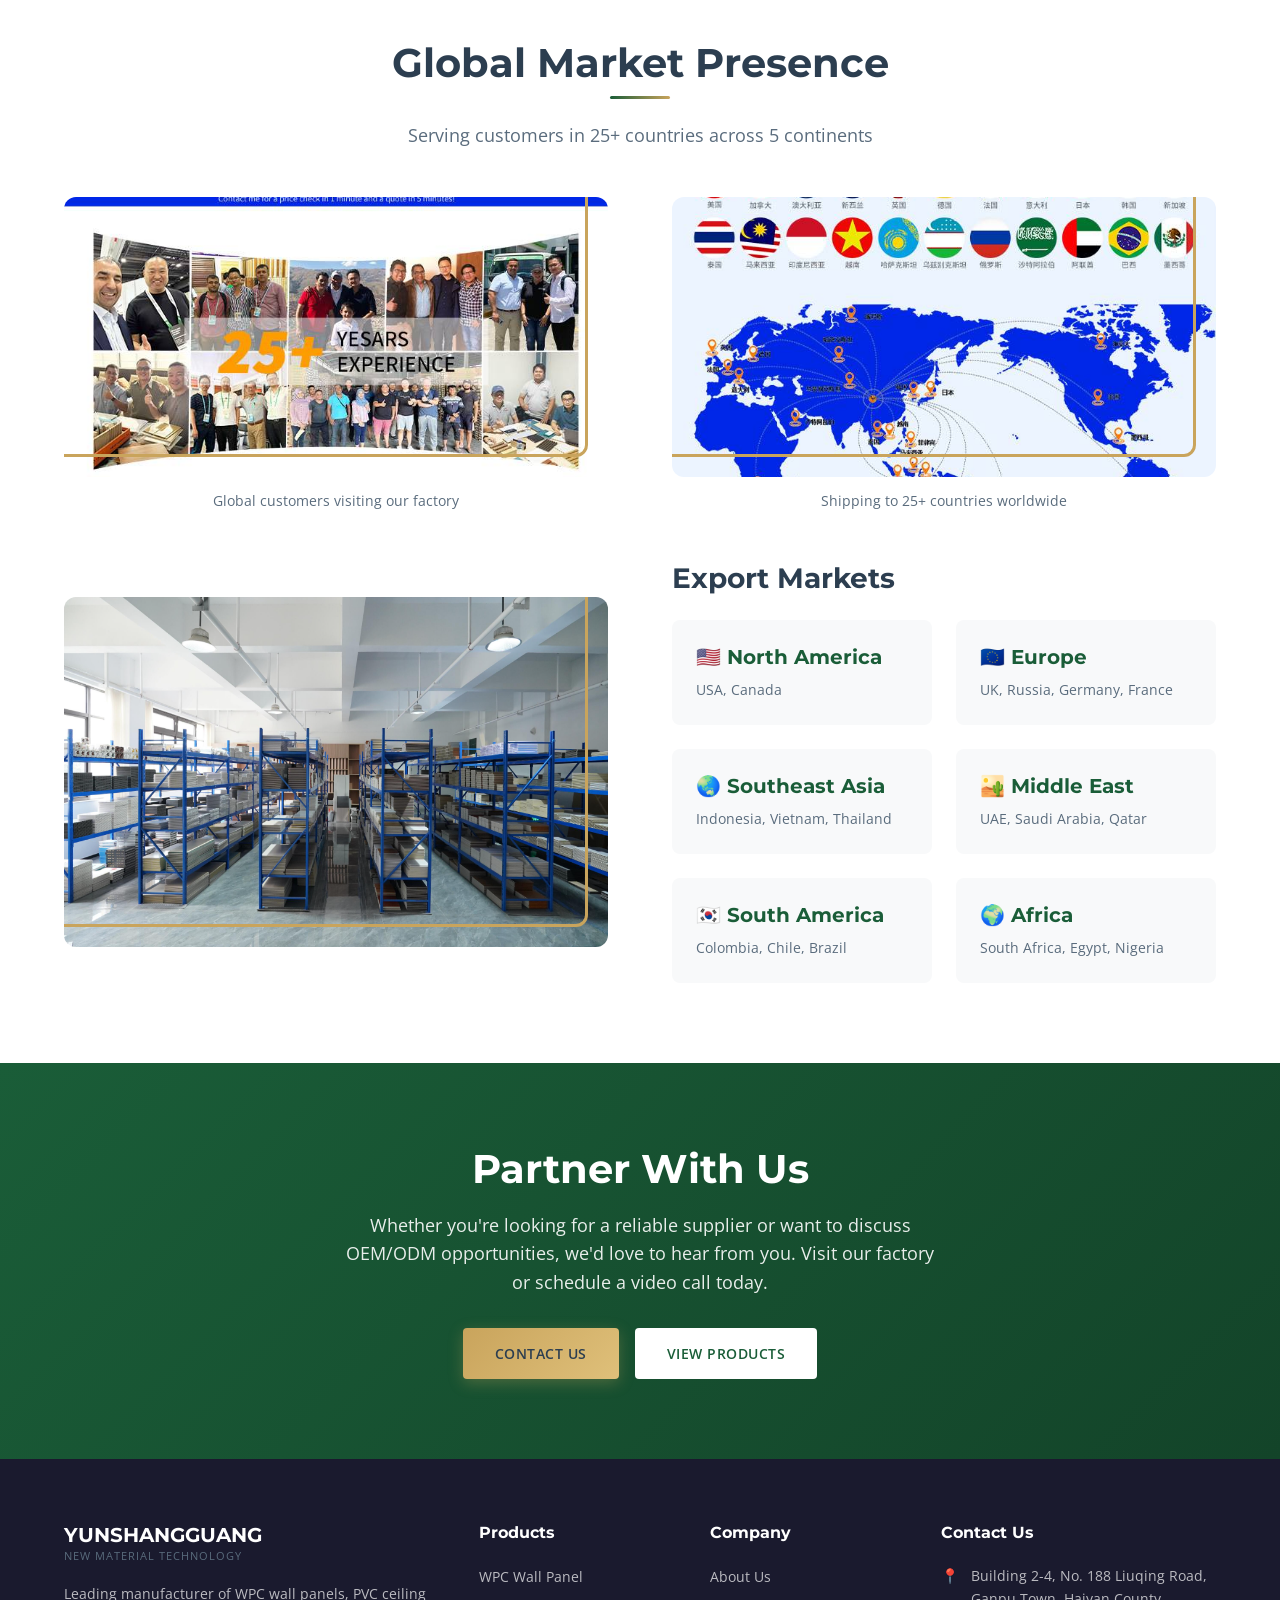
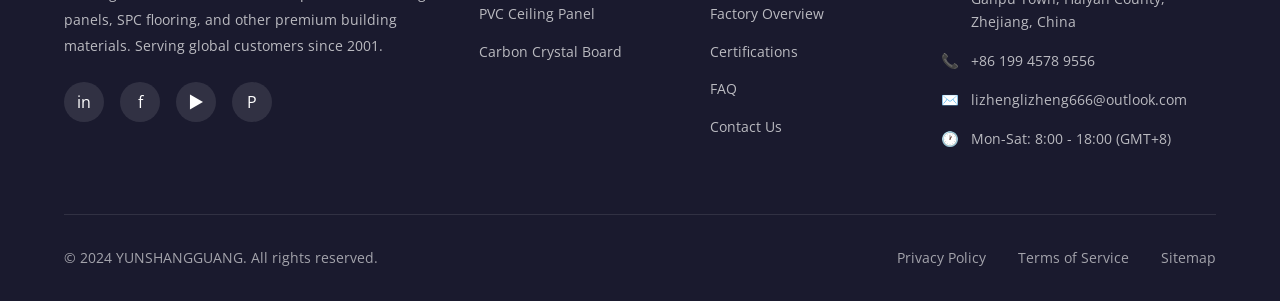
<file: about.html>
<!DOCTYPE html>
<html lang="en">
<head>
  <meta charset="UTF-8">
  <meta name="viewport" content="width=device-width, initial-scale=1.0">
  
  <!-- SEO Meta Tags -->
  <title>About YUNSHANGGUANG - WPC Panel Factory Since 2001 | Zhejiang Laishi</title>
  <meta name="description" content="Learn about YUNSHANGGUANG (Zhejiang Laishi), a professional WPC panel manufacturer since 2001. 25 years experience, 20+ production lines, CE/ISO9001/SGS/TÜV certified factory in China.">
  <meta name="keywords" content="WPC panel manufacturer, PVC ceiling factory, China building material supplier, YUNSHANGGUANG company profile, Zhejiang Laishi">
  
  <!-- Open Graph -->
  <meta property="og:title" content="About YUNSHANGGUANG - WPC Panel Factory Since 2001">
  <meta property="og:description" content="Leading WPC wall panel manufacturer with 25 years of experience. Factory-certified with ISO9001, CE, SGS, and TÜV Rheinland.">
  <meta property="og:type" content="website">
  
  <!-- Favicon -->
  <link rel="icon" type="image/svg+xml" href="data:image/svg+xml,<svg xmlns='http://www.w3.org/2000/svg' viewBox='0 0 100 100'><text y='.9em' font-size='90'>🏭</text></svg>">
  
  <!-- Google Fonts -->
  <link rel="preconnect" href="https://fonts.googleapis.com">
  <link rel="preconnect" href="https://fonts.gstatic.com" crossorigin>
  <link href="https://fonts.googleapis.com/css2?family=Montserrat:wght@600;700;800&family=Open+Sans:wght@400;500;600&family=Noto+Sans+SC:wght@400;500;700&display=swap" rel="stylesheet">
  
  <!-- Stylesheet -->
  <link rel="stylesheet" href="css/style.css">
  
  <!-- Schema.org Structured Data -->
  <script type="application/ld+json">
  {
    "@context": "https://schema.org",
    "@type": "AboutPage",
    "mainEntity": {
      "@type": "Organization",
      "name": "YUNSHANGGUANG - Zhejiang Yunshangguang New Materials Co., Ltd.",
      "foundingDate": "2016",
      "foundingLocation": "Haining, Zhejiang, China",
      "description": "Leading manufacturer of WPC wall panels, PVC ceiling panels, SPC flooring, and eco-friendly building materials since 2001."
    }
  }
  </script>
</head>
<body>
  <!-- Header -->
  <header class="header">
    <div class="header-container">
      <a href="index.html" class="logo">
        <div class="logo-text">
          <span class="logo-name">YUNSHANGGUANG</span>
          <span class="logo-tagline">New Material Technology</span>
        </div>
      </a>
      
      <nav class="nav-menu">
        <a href="index.html" class="nav-link">Home</a>
        <a href="about.html" class="nav-link active">About Us</a>
        <a href="products.html" class="nav-link">Products</a>
        <a href="faq.html" class="nav-link">FAQ</a>
        <a href="contact.html" class="btn btn-primary nav-cta">Get Quote</a>
      </nav>
      
      <button class="menu-toggle" aria-label="Toggle menu">
        <span></span>
        <span></span>
        <span></span>
      </button>
      
      <nav class="mobile-nav">
        <a href="index.html" class="nav-link">Home</a>
        <a href="about.html" class="nav-link active">About Us</a>
        <a href="products.html" class="nav-link">Products</a>
        <a href="faq.html" class="nav-link">FAQ</a>
        <a href="contact.html" class="nav-link">Contact Us</a>
      </nav>
    </div>
  </header>

  <!-- Page Header -->
  <section class="page-header">
    <div class="container">
      <h1>About YUNSHANGGUANG</h1>
      <p>Leading manufacturer of eco-friendly building materials since 2001</p>
      <div class="breadcrumb">
        <a href="index.html">Home</a> / <span>About Us</span>
      </div>
    </div>
  </section>

  <!-- Company Overview -->
  <section class="about-section">
    <div class="container">
      <div class="about-full-grid">
        <div class="about-text">
          <h2>Our Story</h2>
          <p>
            Zhejiang Yunshangguang New Materials Co., Ltd. (YUNSHANGGUANG) was established in 2016, 
            but our journey in the building materials industry began in 2001. Over the past 25 years, 
            we have evolved from a small workshop into a modern enterprise specializing in innovative 
            eco-friendly building materials.
          </p>
          <p>
            Our product portfolio includes WPC (Wood-Plastic Composite) wall panels, PVC ceiling 
            panels, carbon crystal boards, UV marble sheets, SPC flooring, and decorative profiles. 
            These products are widely used in residential renovations, commercial spaces, hotels, 
            and office buildings worldwide.
          </p>
          <p>
            As a factory-direct manufacturer, we combine competitive pricing with uncompromising 
            quality. Our state-of-the-art production facility spans 20,000 square meters, equipped 
            with 20+ advanced production lines capable of producing 30,000 square meters daily.
          </p>
        </div>
        <div class="about-image" style="height: 400px;">
          <img src="images/factory-interior.jpg?v=2" alt="YUNSHANGGUANG Factory Interior" loading="lazy">
        </div>
      </div>
    </div>
  </section>

  <!-- Core Values -->
  <section class="features-section" style="padding: 5rem 0; background: var(--bg-light);">
    <div class="container">
      <div class="section-title">
        <h2>Our Core Values</h2>
        <p>The principles that guide everything we do</p>
      </div>
      
      <div class="features-grid">
        <div class="feature-card">
          <div class="feature-icon">💎</div>
          <h3>Quality First</h3>
          <p>
            We never compromise on quality. Every product undergoes rigorous testing to meet 
            international standards before leaving our facility.
          </p>
        </div>
        
        <div class="feature-card">
          <div class="feature-icon">🤝</div>
          <h3>Customer Partnership</h3>
          <p>
            We view our customers as partners. Your success is our success, and we're committed 
            to supporting your business growth with reliable products and service.
          </p>
        </div>
        
        <div class="feature-card">
          <div class="feature-icon">💡</div>
          <h3>Continuous Innovation</h3>
          <p>
            Our 30+ member R&D team continuously develops new products and improves existing 
            ones to meet evolving market demands and environmental requirements.
          </p>
        </div>
        
        <div class="feature-card">
          <div class="feature-icon">🌍</div>
          <h3>Sustainability</h3>
          <p>
            We are committed to sustainable manufacturing. Our products use recycled materials 
            and are 100% recyclable, contributing to a greener future.
          </p>
        </div>
        
        <div class="feature-card">
          <div class="feature-icon">⚡</div>
          <h3>Efficiency</h3>
          <p>
            Streamlined production processes allow us to offer competitive pricing while 
            maintaining fast lead times and reliable delivery schedules.
          </p>
        </div>
        
        <div class="feature-card">
          <div class="feature-icon">🛡️</div>
          <h3>Integrity</h3>
          <p>
            We believe in transparent dealings and honest communication. What we promise, 
            we deliver - no hidden surprises.
          </p>
        </div>
      </div>
    </div>
  </section>

  <!-- Timeline / History -->
  <section class="timeline-section">
    <div class="container">
      <div class="section-title">
        <h2>Our Journey</h2>
        <p>25 years of growth and excellence</p>
      </div>
      
      <div class="timeline">
        <div class="timeline-item">
          <div class="timeline-content">
            <span class="timeline-year">2001</span>
            <h4>Company Founded</h4>
            <p>Started as a small workshop in Haining, entering the decorative materials industry.</p>
          </div>
          <div class="timeline-dot"></div>
        </div>
        
        <div class="timeline-item">
          <div class="timeline-content">
            <span class="timeline-year">2010</span>
            <h4>WPC Production Line</h4>
            <p>Introduced our first WPC production line, entering the wood-plastic composite market.</p>
          </div>
          <div class="timeline-dot"></div>
        </div>
        
        <div class="timeline-item">
          <div class="timeline-content">
            <span class="timeline-year">2016</span>
            <h4>Formal Establishment</h4>
            <p>Zhejiang Yunshangguang New Materials Co., Ltd. officially established.</p>
          </div>
          <div class="timeline-dot"></div>
        </div>
        
        <div class="timeline-item">
          <div class="timeline-content">
            <span class="timeline-year">2018</span>
            <h4>ISO 9001 Certification</h4>
            <p>Achieved ISO 9001:2015 quality management system certification.</p>
          </div>
          <div class="timeline-dot"></div>
        </div>
        
        <div class="timeline-item">
          <div class="timeline-content">
            <span class="timeline-year">2020</span>
            <h4>CE Certification</h4>
            <p>Received CE certification for European market access, beginning large-scale exports.</p>
          </div>
          <div class="timeline-dot"></div>
        </div>
        
        <div class="timeline-item">
          <div class="timeline-content">
            <span class="timeline-year">2022</span>
            <h4>Factory Expansion</h4>
            <p>Expanded to 20,000㎡ modern production facility with 20+ automated production lines.</p>
          </div>
          <div class="timeline-dot"></div>
        </div>
        
        <div class="timeline-item">
          <div class="timeline-content">
            <span class="timeline-year">2023</span>
            <h4>SGS & TÜV Certification</h4>
            <p>Obtained SGS testing certification and TÜV Rheinland deep assessment certification.</p>
          </div>
          <div class="timeline-dot"></div>
        </div>
        
        <div class="timeline-item">
          <div class="timeline-content">
            <span class="timeline-year">2024</span>
            <h4>Global Expansion</h4>
            <p>Products now exported to 25+ countries, serving customers across 5 continents.</p>
          </div>
          <div class="timeline-dot"></div>
        </div>
      </div>
    </div>
  </section>

  <!-- Factory Strength -->
  <section class="about-section" id="factory">
    <div class="container">
      <div class="section-title">
        <h2>Factory & Production Capacity</h2>
        <p>State-of-the-art manufacturing facilities</p>
      </div>
      
      <div class="stats-grid" style="margin-bottom: 3rem;">
        <div class="stat-card">
          <div class="stat-icon">🏭</div>
          <h3>20,000㎡</h3>
          <p>Factory Area</p>
        </div>
        <div class="stat-card">
          <div class="stat-icon">⚙️</div>
          <h3>20+</h3>
          <p>Production Lines</p>
        </div>
        <div class="stat-card">
          <div class="stat-icon">📦</div>
          <h3>30,000㎡</h3>
          <p>Daily Output</p>
        </div>
        <div class="stat-card">
          <div class="stat-icon">📅</div>
          <h3>1500+</h3>
          <p>40HQ/Year Capacity</p>
        </div>
      </div>
      
      <div class="about-grid">
        <div style="display: grid; gap: 1.5rem;">
          <div style="background: var(--bg-light); padding: 2rem; border-radius: 12px;">
            <h3 style="margin-bottom: 1rem;">🧪 R&D Center</h3>
            <p style="color: var(--text-light);">
              Our dedicated R&D center houses 30+ engineers and designers continuously working 
              on product innovation, improving manufacturing processes, and developing new 
              formulations for enhanced performance.
            </p>
          </div>
          <div style="background: var(--bg-light); padding: 2rem; border-radius: 12px;">
            <h3 style="margin-bottom: 1rem;">🏗️ Production Facility</h3>
            <p style="color: var(--text-light);">
              Fully automated production lines with precision extruders, coating systems, and 
              quality control equipment. We can produce consistent, high-quality products at 
              scale while maintaining flexibility for custom orders.
            </p>
          </div>
          <div style="background: var(--bg-light); padding: 2rem; border-radius: 12px;">
            <h3 style="margin-bottom: 1rem;">📋 Quality Control</h3>
            <p style="color: var(--text-light);">
              Every production batch undergoes strict quality inspection including dimension 
              verification, surface quality check, fire rating testing, and formaldehyde 
              emission testing. Our lab is equipped with professional testing equipment.
            </p>
          </div>
        </div>
        <div style="display: grid; gap: 1.5rem;">
          <div style="background: var(--bg-light); padding: 2rem; border-radius: 12px;">
            <h3 style="margin-bottom: 1rem;">👥 Team</h3>
            <p style="color: var(--text-light);">
              We have a professional team of 70-124 employees including production workers, 
              quality controllers, R&D specialists, and international trade experts ready 
              to serve customers worldwide.
            </p>
          </div>
          <div style="background: var(--bg-light); padding: 2rem; border-radius: 12px;">
            <h3 style="margin-bottom: 1rem;">📚 Certifications</h3>
            <p style="color: var(--text-light);">
              Our commitment to quality is validated by multiple international certifications: 
              ISO 9001:2015, CE (ECM & ICR Polska), SGS testing, and TÜV Rheinland 
              super-factory certification.
            </p>
          </div>
          <div style="background: var(--bg-light); padding: 2rem; border-radius: 12px;">
            <h3 style="margin-bottom: 1rem;">🔬 Patents</h3>
            <p style="color: var(--text-light);">
              We hold 7 patents for innovative products and manufacturing processes, 
              demonstrating our commitment to technological advancement and intellectual 
              property protection.
            </p>
          </div>
        </div>
      </div>
    </div>
  </section>

  <!-- Certifications -->
  <section class="certifications-section" id="certifications" style="background: var(--bg-light);">
    <div class="container">
      <div class="section-title">
        <h2>Certifications & Standards</h2>
        <p>Meeting international quality and safety requirements</p>
      </div>
      
      <div class="certifications-grid">
        <div class="cert-card">
          <div class="cert-card-icon">ISO</div>
          <h3>ISO 9001:2015</h3>
          <p>Quality Management System certified, ensuring consistent quality in all our products and processes.</p>
        </div>
        
        <div class="cert-card">
          <div class="cert-card-icon">CE</div>
          <h3>CE Certification (ECM)</h3>
          <p>Meets European safety, health, and environmental protection requirements. EC 1028 1918219-HKD2458</p>
        </div>
        
        <div class="cert-card">
          <div class="cert-card-icon">SGS</div>
          <h3>SGS Testing</h3>
          <p>Independent third-party testing by SGS confirms product quality. Report No: GZCE210900017</p>
        </div>
        
        <div class="cert-card">
          <div class="cert-card-icon">TÜV</div>
          <h3>TÜV Rheinland</h3>
          <p>Super Factory certification after comprehensive assessment. TP2509183001</p>
        </div>
        
        <div class="cert-card">
          <div class="cert-card-icon">🔥</div>
          <h3>B1 Fire Rating</h3>
          <p>Products meet B1 level fire resistance standards (EN 14041:2004+A1:2008)</p>
        </div>
        
        <div class="cert-card">
          <div class="cert-card-icon">🌿</div>
          <h3>E0 Formaldehyde</h3>
          <p>Formaldehyde emission <0.1mg/L, far below international standards for safe indoor use</p>
        </div>
      </div>
    </div>
  </section>

  <!-- Global Reach -->
  <section class="features-section">
    <div class="container">
      <div class="section-title">
        <h2>Global Market Presence</h2>
        <p>Serving customers in 25+ countries across 5 continents</p>
      </div>
      
      <div class="about-grid" style="margin-bottom: 3rem;">
        <!-- Customer Photos -->
        <div>
          <div class="about-image" style="height: 280px; overflow: hidden; border-radius: 12px;">
            <img src="images/customer-photos.jpg" alt="YUNSHANGGUANG Customer Visit" loading="lazy" style="width: 100%; height: 100%; object-fit: cover;">
          </div>
          <p style="text-align: center; margin-top: 0.75rem; color: var(--text-light); font-size: 0.9rem;">Global customers visiting our factory</p>
        </div>
        <!-- Global Shipping Map -->
        <div>
          <div class="about-image" style="height: 280px; overflow: hidden; border-radius: 12px;">
            <img src="images/global-shipping.jpg" alt="YUNSHANGGUANG Global Shipping Routes" loading="lazy" style="width: 100%; height: 100%; object-fit: cover;">
          </div>
          <p style="text-align: center; margin-top: 0.75rem; color: var(--text-light); font-size: 0.9rem;">Shipping to 25+ countries worldwide</p>
        </div>
      </div>
      
      <div class="about-grid">
        <div class="about-image" style="height: 350px; background: linear-gradient(135deg, #1a5d38, #2d7a4f);">
          <img src="images/showroom-1.jpg" alt="YUNSHANGGUANG Product Showroom" loading="lazy">
        </div>
        <div>
          <h3 style="margin-bottom: 1.5rem;">Export Markets</h3>
          <div style="display: grid; grid-template-columns: 1fr 1fr; gap: 1.5rem;">
            <div style="padding: 1.5rem; background: var(--bg-light); border-radius: 8px;">
              <h4 style="color: var(--primary-color); margin-bottom: 0.5rem;">🇺🇸 North America</h4>
              <p style="color: var(--text-light); font-size: 0.9rem;">USA, Canada</p>
            </div>
            <div style="padding: 1.5rem; background: var(--bg-light); border-radius: 8px;">
              <h4 style="color: var(--primary-color); margin-bottom: 0.5rem;">🇪🇺 Europe</h4>
              <p style="color: var(--text-light); font-size: 0.9rem;">UK, Russia, Germany, France</p>
            </div>
            <div style="padding: 1.5rem; background: var(--bg-light); border-radius: 8px;">
              <h4 style="color: var(--primary-color); margin-bottom: 0.5rem;">🌏 Southeast Asia</h4>
              <p style="color: var(--text-light); font-size: 0.9rem;">Indonesia, Vietnam, Thailand</p>
            </div>
            <div style="padding: 1.5rem; background: var(--bg-light); border-radius: 8px;">
              <h4 style="color: var(--primary-color); margin-bottom: 0.5rem;">🏜️ Middle East</h4>
              <p style="color: var(--text-light); font-size: 0.9rem;">UAE, Saudi Arabia, Qatar</p>
            </div>
            <div style="padding: 1.5rem; background: var(--bg-light); border-radius: 8px;">
              <h4 style="color: var(--primary-color); margin-bottom: 0.5rem;">🇰🇷 South America</h4>
              <p style="color: var(--text-light); font-size: 0.9rem;">Colombia, Chile, Brazil</p>
            </div>
            <div style="padding: 1.5rem; background: var(--bg-light); border-radius: 8px;">
              <h4 style="color: var(--primary-color); margin-bottom: 0.5rem;">🌍 Africa</h4>
              <p style="color: var(--text-light); font-size: 0.9rem;">South Africa, Egypt, Nigeria</p>
            </div>
          </div>
        </div>
      </div>
    </div>
  </section>

  <!-- CTA Section -->
  <section class="cta-section">
    <div class="container">
      <h2>Partner With Us</h2>
      <p>
        Whether you're looking for a reliable supplier or want to discuss OEM/ODM opportunities, 
        we'd love to hear from you. Visit our factory or schedule a video call today.
      </p>
      <div class="cta-buttons">
        <a href="contact.html" class="btn btn-accent">Contact Us</a>
        <a href="products.html" class="btn btn-white">View Products</a>
      </div>
    </div>
  </section>

  <!-- Footer -->
  <footer class="footer">
    <div class="container">
      <div class="footer-grid">
        <div class="footer-brand">
          <a href="index.html" class="logo">
            <div class="logo-text">
              <span class="logo-name">YUNSHANGGUANG</span>
              <span class="logo-tagline">New Material Technology</span>
            </div>
          </a>
          <p>
            Leading manufacturer of WPC wall panels, PVC ceiling panels, SPC flooring, 
            and other premium building materials. Serving global customers since 2001.
          </p>
          <div class="footer-social">
            <a href="#" aria-label="LinkedIn">in</a>
            <a href="#" aria-label="Facebook">f</a>
            <a href="#" aria-label="YouTube">▶</a>
            <a href="#" aria-label="Pinterest">P</a>
          </div>
        </div>
        
        <div class="footer-column">
          <h4>Products</h4>
          <ul class="footer-links">
            <li><a href="products.html#wpc">WPC Wall Panel</a></li>
            <li><a href="products.html#pvc">PVC Ceiling Panel</a></li>
            <li><a href="products.html#carbon">Carbon Crystal Board</a></li>
          </ul>
        </div>
        
        <div class="footer-column">
          <h4>Company</h4>
          <ul class="footer-links">
            <li><a href="about.html">About Us</a></li>
            <li><a href="about.html#factory">Factory Overview</a></li>
            <li><a href="about.html#certifications">Certifications</a></li>
            <li><a href="faq.html">FAQ</a></li>
            <li><a href="contact.html">Contact Us</a></li>
          </ul>
        </div>
        
        <div class="footer-column">
          <h4>Contact Us</h4>
          <div class="footer-contact-item">
            <span>📍</span>
            <span>Building 2-4, No. 188 Liuqing Road, Ganpu Town, Haiyan County, Zhejiang, China</span>
          </div>
          <div class="footer-contact-item">
            <span>📞</span>
            <span>+86 199 4578 9556</span>
          </div>
          <div class="footer-contact-item">
            <span>✉️</span>
            <span>lizhenglizheng666@outlook.com</span>
          </div>
          <div class="footer-contact-item">
            <span>🕐</span>
            <span>Mon-Sat: 8:00 - 18:00 (GMT+8)</span>
          </div>
        </div>
      </div>
      
      <div class="footer-bottom">
        <p>© 2024 YUNSHANGGUANG. All rights reserved.</p>
        <div class="footer-bottom-links">
          <a href="#">Privacy Policy</a>
          <a href="#">Terms of Service</a>
          <a href="#">Sitemap</a>
        </div>
      </div>
    </div>
  </footer>

  <!-- JavaScript -->
  <script src="js/main.js"></script>
</body>
</html>
</file>
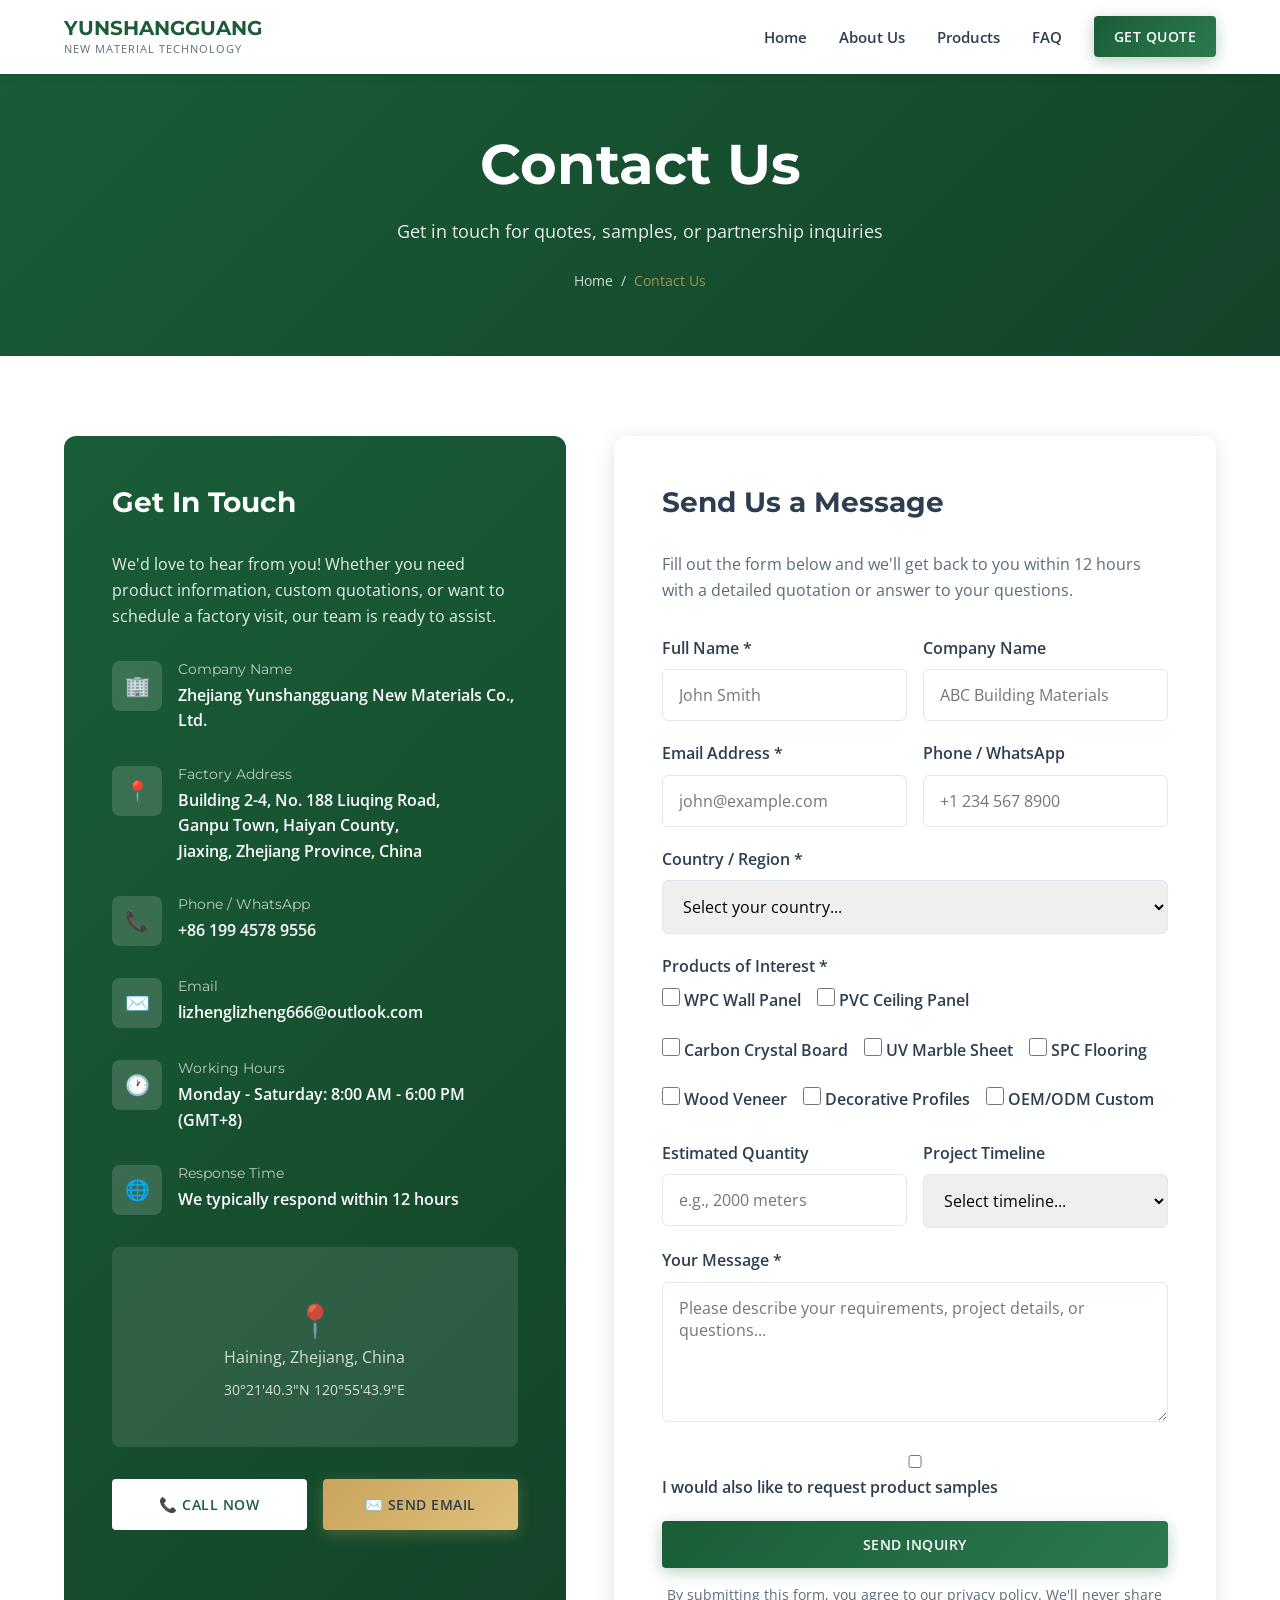
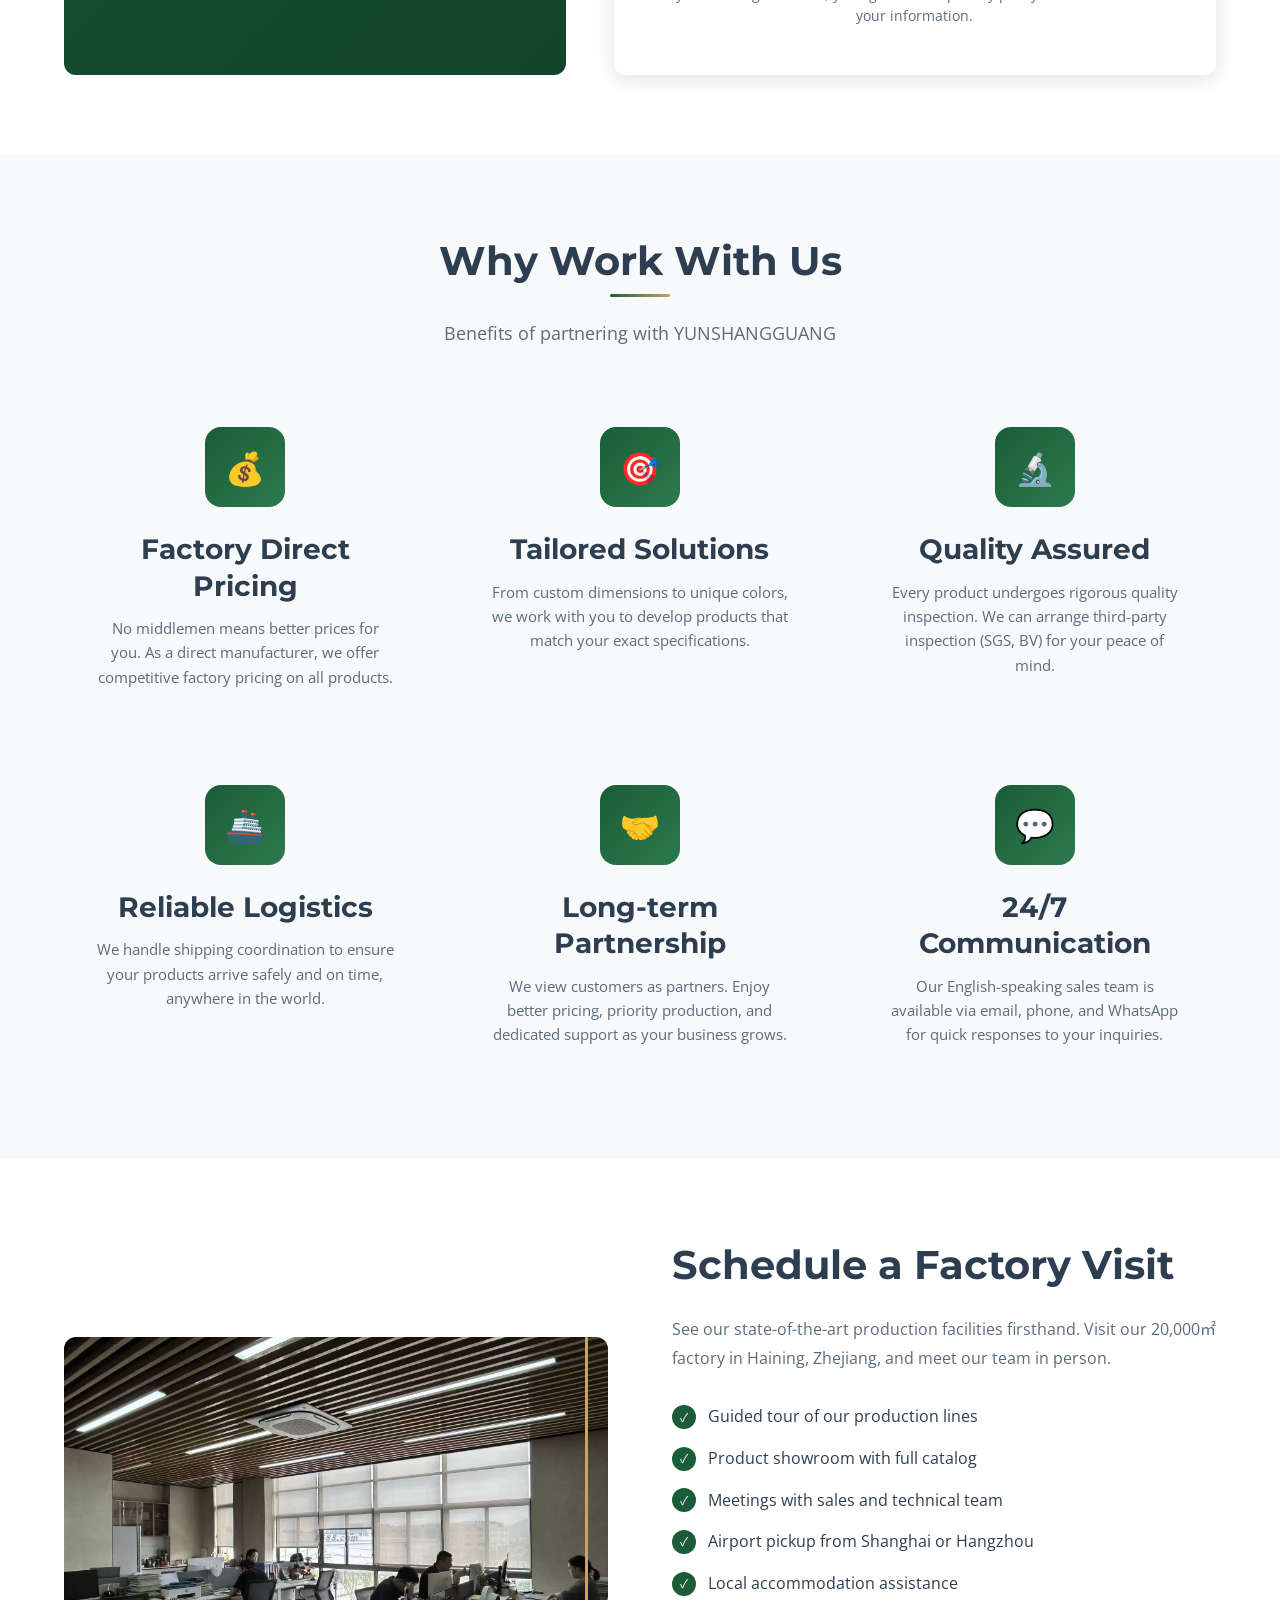
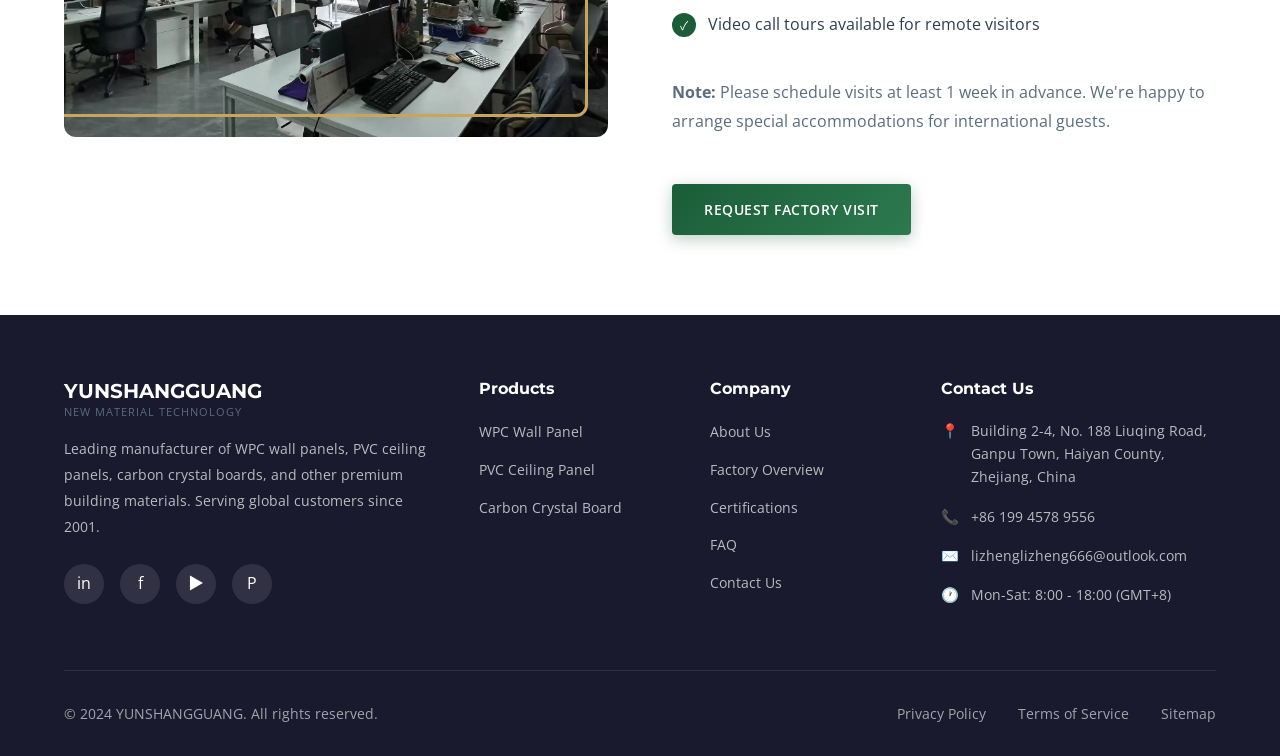
<file: contact.html>
<!DOCTYPE html>
<html lang="en">
<head>
  <meta charset="UTF-8">
  <meta name="viewport" content="width=device-width, initial-scale=1.0">
  
  <!-- SEO Meta Tags -->
  <title>Contact YUNSHANGGUANG - WPC Panel Factory in China | Get a Quote</title>
  <meta name="description" content="Contact YUNSHANGGUANG WPC panel manufacturer. Factory located in Haiyan, Zhejiang, China. Get free quotes for WPC wall panels, PVC ceiling panels, and SPC flooring. WhatsApp available.">
  <meta name="keywords" content="contact WPC panel manufacturer, China building material supplier, WPC wall panel quote, PVC ceiling supplier, YUNSHANGGUANG contact">
  
  <!-- Open Graph -->
  <meta property="og:title" content="Contact YUNSHANGGUANG - WPC Panel Factory in China">
  <meta property="og:description" content="Get free quotes for WPC wall panels, PVC ceiling panels, SPC flooring. Factory-direct pricing. Contact us today!">
  <meta property="og:type" content="website">
  
  <!-- Favicon -->
  <link rel="icon" type="image/svg+xml" href="data:image/svg+xml,<svg xmlns='http://www.w3.org/2000/svg' viewBox='0 0 100 100'><text y='.9em' font-size='90'>🏭</text></svg>">
  
  <!-- Google Fonts -->
  <link rel="preconnect" href="https://fonts.googleapis.com">
  <link rel="preconnect" href="https://fonts.gstatic.com" crossorigin>
  <link href="https://fonts.googleapis.com/css2?family=Montserrat:wght@600;700;800&family=Open+Sans:wght@400;500;600&family=Noto+Sans+SC:wght@400;500;700&display=swap" rel="stylesheet">
  
  <!-- Stylesheet -->
  <link rel="stylesheet" href="css/style.css">
  
  <!-- LocalBusiness Schema.org Structured Data -->
  <script type="application/ld+json">
  {
    "@context": "https://schema.org",
    "@type": "LocalBusiness",
    "@type": "Organization",
    "name": "Zhejiang Yunshangguang New Materials Co., Ltd.",
    "alternateName": "YUNSHANGGUANG",
    "description": "Leading WPC wall panel manufacturer in China since 2001",
    "url": "https://lingrui.com",
    "telephone": "+86-199-4578-9556",
    "email": "lizhenglizheng666@outlook.com",
    "address": {
      "@type": "PostalAddress",
      "streetAddress": "Building 2-4, No. 188 Liuqing Road, Ganpu Town",
      "addressLocality": "Haiyan County",
      "addressRegion": "Zhejiang",
      "postalCode": "314300",
      "addressCountry": "CN"
    },
    "geo": {
      "@type": "GeoCoordinates",
      "latitude": "30.3612",
      "longitude": "120.9289"
    },
    "openingHoursSpecification": [
      {
        "@type": "OpeningHoursSpecification",
        "dayOfWeek": ["Monday", "Tuesday", "Wednesday", "Thursday", "Friday", "Saturday"],
        "opens": "08:00",
        "closes": "18:00"
      }
    ],
    "contactPoint": {
      "@type": "ContactPoint",
      "telephone": "+86-199-4578-9556",
      "contactType": "sales",
      "email": "lizhenglizheng666@outlook.com",
      "availableLanguage": ["English", "Chinese"]
    }
  }
  </script>
</head>
<body>
  <!-- Header -->
  <header class="header">
    <div class="header-container">
      <a href="index.html" class="logo">
        <div class="logo-text">
          <span class="logo-name">YUNSHANGGUANG</span>
          <span class="logo-tagline">New Material Technology</span>
        </div>
      </a>
      
      <nav class="nav-menu">
        <a href="index.html" class="nav-link">Home</a>
        <a href="about.html" class="nav-link">About Us</a>
        <a href="products.html" class="nav-link">Products</a>
        <a href="faq.html" class="nav-link">FAQ</a>
        <a href="contact.html" class="btn btn-primary nav-cta">Get Quote</a>
      </nav>
      
      <button class="menu-toggle" aria-label="Toggle menu">
        <span></span>
        <span></span>
        <span></span>
      </button>
      
      <nav class="mobile-nav">
        <a href="index.html" class="nav-link">Home</a>
        <a href="about.html" class="nav-link">About Us</a>
        <a href="products.html" class="nav-link">Products</a>
        <a href="faq.html" class="nav-link">FAQ</a>
        <a href="contact.html" class="nav-link active">Contact Us</a>
      </nav>
    </div>
  </header>

  <!-- Page Header -->
  <section class="page-header">
    <div class="container">
      <h1>Contact Us</h1>
      <p>Get in touch for quotes, samples, or partnership inquiries</p>
      <div class="breadcrumb">
        <a href="index.html">Home</a> / <span>Contact Us</span>
      </div>
    </div>
  </section>

  <!-- Contact Section -->
  <section class="contact-page">
    <div class="container">
      <div class="contact-full-grid">
        
        <!-- Contact Information -->
        <div class="contact-details">
          <h3>Get In Touch</h3>
          <p style="opacity: 0.9; margin-bottom: 2rem;">
            We'd love to hear from you! Whether you need product information, 
            custom quotations, or want to schedule a factory visit, our team 
            is ready to assist.
          </p>
          
          <div class="contact-details-item">
            <div class="contact-details-icon">🏢</div>
            <div>
              <h4>Company Name</h4>
              <p>Zhejiang Yunshangguang New Materials Co., Ltd.</p>
            </div>
          </div>
          
          <div class="contact-details-item">
            <div class="contact-details-icon">📍</div>
            <div>
              <h4>Factory Address</h4>
              <p>Building 2-4, No. 188 Liuqing Road,<br>Ganpu Town, Haiyan County,<br>Jiaxing, Zhejiang Province, China</p>
            </div>
          </div>
          
          <div class="contact-details-item">
            <div class="contact-details-icon">📞</div>
            <div>
              <h4>Phone / WhatsApp</h4>
              <p>+86 199 4578 9556</p>
            </div>
          </div>
          
          <div class="contact-details-item">
            <div class="contact-details-icon">✉️</div>
            <div>
              <h4>Email</h4>
              <p>lizhenglizheng666@outlook.com</p>
            </div>
          </div>
          
          <div class="contact-details-item">
            <div class="contact-details-icon">🕐</div>
            <div>
              <h4>Working Hours</h4>
              <p>Monday - Saturday: 8:00 AM - 6:00 PM (GMT+8)</p>
            </div>
          </div>
          
          <div class="contact-details-item">
            <div class="contact-details-icon">🌐</div>
            <div>
              <h4>Response Time</h4>
              <p>We typically respond within 12 hours</p>
            </div>
          </div>
          
          <!-- Map Placeholder -->
          <div class="contact-map">
            <div style="text-align: center; opacity: 0.8;">
              <p style="font-size: 2rem;">📍</p>
              <p>Haining, Zhejiang, China</p>
              <p style="font-size: 0.85rem; margin-top: 0.5rem;">30°21'40.3"N 120°55'43.9"E</p>
            </div>
          </div>
          
          <!-- Quick Contact Buttons -->
          <div style="margin-top: 2rem; display: flex; gap: 1rem; flex-wrap: wrap;">
            <a href="tel:+8619945789556" class="btn btn-white" style="flex: 1;">
              📞 Call Now
            </a>
            <a href="mailto:lizhenglizheng666@outlook.com" class="btn btn-accent" style="flex: 1;">
              ✉️ Send Email
            </a>
          </div>
        </div>
        
        <!-- Contact Form -->
        <div class="contact-form-full">
          <h3>Send Us a Message</h3>
          <p style="color: var(--text-light); margin-bottom: 2rem;">
            Fill out the form below and we'll get back to you within 12 hours with 
            a detailed quotation or answer to your questions.
          </p>
          
          <form id="contactForm">
            <div class="form-row">
              <div class="form-group">
                <label for="name">Full Name *</label>
                <input type="text" id="name" name="name" placeholder="John Smith" required>
              </div>
              <div class="form-group">
                <label for="company">Company Name</label>
                <input type="text" id="company" name="company" placeholder="ABC Building Materials">
              </div>
            </div>
            
            <div class="form-row">
              <div class="form-group">
                <label for="email">Email Address *</label>
                <input type="email" id="email" name="email" placeholder="john@example.com" required>
              </div>
              <div class="form-group">
                <label for="phone">Phone / WhatsApp</label>
                <input type="tel" id="phone" name="phone" placeholder="+1 234 567 8900">
              </div>
            </div>
            
            <div class="form-group">
              <label for="country">Country / Region *</label>
              <select id="country" name="country" required>
                <option value="">Select your country...</option>
                <option value="US">United States</option>
                <option value="CA">Canada</option>
                <option value="UK">United Kingdom</option>
                <option value="DE">Germany</option>
                <option value="FR">France</option>
                <option value="RU">Russia</option>
                <option value="AU">Australia</option>
                <option value="JP">Japan</option>
                <option value="KR">South Korea</option>
                <option value="ID">Indonesia</option>
                <option value="VN">Vietnam</option>
                <option value="TH">Thailand</option>
                <option value="PH">Philippines</option>
                <option value="MY">Malaysia</option>
                <option value="SG">Singapore</option>
                <option value="IN">India</option>
                <option value="AE">UAE</option>
                <option value="SA">Saudi Arabia</option>
                <option value="ZA">South Africa</option>
                <option value="EG">Egypt</option>
                <option value="BR">Brazil</option>
                <option value="MX">Mexico</option>
                <option value="CO">Colombia</option>
                <option value="CL">Chile</option>
                <option value="AR">Argentina</option>
                <option value="NG">Nigeria</option>
                <option value="KE">Kenya</option>
                <option value="GH">Ghana</option>
                <option value="OTHER">Other</option>
              </select>
            </div>
            
            <div class="form-group">
              <label>Products of Interest *</label>
              <div class="checkbox-group">
                <label class="checkbox-item">
                  <input type="checkbox" name="products" value="WPC Wall Panel">
                  WPC Wall Panel
                </label>
                <label class="checkbox-item">
                  <input type="checkbox" name="products" value="PVC Ceiling Panel">
                  PVC Ceiling Panel
                </label>
                <label class="checkbox-item">
                  <input type="checkbox" name="products" value="Carbon Crystal Board">
                  Carbon Crystal Board
                </label>
                <label class="checkbox-item">
                  <input type="checkbox" name="products" value="UV Marble Sheet">
                  UV Marble Sheet
                </label>
                <label class="checkbox-item">
                  <input type="checkbox" name="products" value="SPC Flooring">
                  SPC Flooring
                </label>
                <label class="checkbox-item">
                  <input type="checkbox" name="products" value="Wood Veneer">
                  Wood Veneer
                </label>
                <label class="checkbox-item">
                  <input type="checkbox" name="products" value="Decorative Profiles">
                  Decorative Profiles
                </label>
                <label class="checkbox-item">
                  <input type="checkbox" name="products" value="OEM/ODM Custom">
                  OEM/ODM Custom
                </label>
              </div>
            </div>
            
            <div class="form-row">
              <div class="form-group">
                <label for="quantity">Estimated Quantity</label>
                <input type="text" id="quantity" name="quantity" placeholder="e.g., 2000 meters">
              </div>
              <div class="form-group">
                <label for="timeline">Project Timeline</label>
                <select id="timeline" name="timeline">
                  <option value="">Select timeline...</option>
                  <option value="immediate">Immediate (within 1 month)</option>
                  <option value="short">Short-term (1-3 months)</option>
                  <option value="medium">Medium-term (3-6 months)</option>
                  <option value="long">Long-term (6+ months)</option>
                  <option value="exploring">Just exploring options</option>
                </select>
              </div>
            </div>
            
            <div class="form-group">
              <label for="message">Your Message *</label>
              <textarea id="message" name="message" rows="5" placeholder="Please describe your requirements, project details, or questions..." required></textarea>
            </div>
            
            <div class="form-group">
              <label>
                <input type="checkbox" name="sample" value="yes"> I would also like to request product samples
              </label>
            </div>
            
            <button type="submit" class="btn btn-primary" style="width: 100%;">
              Send Inquiry
            </button>
            
            <p style="font-size: 0.85rem; color: var(--text-light); margin-top: 1rem; text-align: center;">
              By submitting this form, you agree to our privacy policy. We'll never share your information.
            </p>
          </form>
        </div>
        
      </div>
    </div>
  </section>

  <!-- Why Contact Us -->
  <section class="features-section" style="background: var(--bg-light);">
    <div class="container">
      <div class="section-title">
        <h2>Why Work With Us</h2>
        <p>Benefits of partnering with YUNSHANGGUANG</p>
      </div>
      
      <div class="features-grid">
        <div class="feature-card">
          <div class="feature-icon">💰</div>
          <h3>Factory Direct Pricing</h3>
          <p>
            No middlemen means better prices for you. As a direct manufacturer, 
            we offer competitive factory pricing on all products.
          </p>
        </div>
        
        <div class="feature-card">
          <div class="feature-icon">🎯</div>
          <h3>Tailored Solutions</h3>
          <p>
            From custom dimensions to unique colors, we work with you to develop 
            products that match your exact specifications.
          </p>
        </div>
        
        <div class="feature-card">
          <div class="feature-icon">🔬</div>
          <h3>Quality Assured</h3>
          <p>
            Every product undergoes rigorous quality inspection. We can arrange 
            third-party inspection (SGS, BV) for your peace of mind.
          </p>
        </div>
        
        <div class="feature-card">
          <div class="feature-icon">🚢</div>
          <h3>Reliable Logistics</h3>
          <p>
            We handle shipping coordination to ensure your products arrive safely 
            and on time, anywhere in the world.
          </p>
        </div>
        
        <div class="feature-card">
          <div class="feature-icon">🤝</div>
          <h3>Long-term Partnership</h3>
          <p>
            We view customers as partners. Enjoy better pricing, priority production, 
            and dedicated support as your business grows.
          </p>
        </div>
        
        <div class="feature-card">
          <div class="feature-icon">💬</div>
          <h3>24/7 Communication</h3>
          <p>
            Our English-speaking sales team is available via email, phone, and 
            WhatsApp for quick responses to your inquiries.
          </p>
        </div>
      </div>
    </div>
  </section>

  <!-- Factory Visit CTA -->
  <section class="about-preview" style="background: var(--bg-white);">
    <div class="container">
      <div class="about-grid">
        <div class="about-image" style="height: 400px;">
          <img src="images/team.jpg" alt="YUNSHANGGUANG Team" loading="lazy">
        </div>
        <div class="about-content">
          <h2>Schedule a Factory Visit</h2>
          <p>
            See our state-of-the-art production facilities firsthand. Visit our 
            20,000㎡ factory in Haining, Zhejiang, and meet our team in person.
          </p>
          
          <ul class="about-list">
            <li>Guided tour of our production lines</li>
            <li>Product showroom with full catalog</li>
            <li>Meetings with sales and technical team</li>
            <li>Airport pickup from Shanghai or Hangzhou</li>
            <li>Local accommodation assistance</li>
            <li>Video call tours available for remote visitors</li>
          </ul>
          
          <p style="margin-top: 1.5rem; color: var(--text-light);">
            <strong>Note:</strong> Please schedule visits at least 1 week in advance. 
            We're happy to arrange special accommodations for international guests.
          </p>
          
          <a href="mailto:lizhenglizheng666@outlook.com?subject=Factory Visit Request" class="btn btn-primary mt-3">
            Request Factory Visit
          </a>
        </div>
      </div>
    </div>
  </section>

  <!-- Footer -->
  <footer class="footer">
    <div class="container">
      <div class="footer-grid">
        <div class="footer-brand">
          <a href="index.html" class="logo">
            <div class="logo-text">
              <span class="logo-name">YUNSHANGGUANG</span>
              <span class="logo-tagline">New Material Technology</span>
            </div>
          </a>
          <p>
            Leading manufacturer of WPC wall panels, PVC ceiling panels, carbon crystal boards, 
            and other premium building materials. Serving global customers since 2001.
          </p>
          <div class="footer-social">
            <a href="#" aria-label="LinkedIn">in</a>
            <a href="#" aria-label="Facebook">f</a>
            <a href="#" aria-label="YouTube">▶</a>
            <a href="#" aria-label="Pinterest">P</a>
          </div>
        </div>
        
        <div class="footer-column">
          <h4>Products</h4>
          <ul class="footer-links">
            <li><a href="products.html#wpc">WPC Wall Panel</a></li>
            <li><a href="products.html#pvc">PVC Ceiling Panel</a></li>
            <li><a href="products.html#carbon">Carbon Crystal Board</a></li>
          </ul>
        </div>
        
        <div class="footer-column">
          <h4>Company</h4>
          <ul class="footer-links">
            <li><a href="about.html">About Us</a></li>
            <li><a href="about.html#factory">Factory Overview</a></li>
            <li><a href="about.html#certifications">Certifications</a></li>
            <li><a href="faq.html">FAQ</a></li>
            <li><a href="contact.html">Contact Us</a></li>
          </ul>
        </div>
        
        <div class="footer-column">
          <h4>Contact Us</h4>
          <div class="footer-contact-item">
            <span>📍</span>
            <span>Building 2-4, No. 188 Liuqing Road, Ganpu Town, Haiyan County, Zhejiang, China</span>
          </div>
          <div class="footer-contact-item">
            <span>📞</span>
            <span>+86 199 4578 9556</span>
          </div>
          <div class="footer-contact-item">
            <span>✉️</span>
            <span>lizhenglizheng666@outlook.com</span>
          </div>
          <div class="footer-contact-item">
            <span>🕐</span>
            <span>Mon-Sat: 8:00 - 18:00 (GMT+8)</span>
          </div>
        </div>
      </div>
      
      <div class="footer-bottom">
        <p>© 2024 YUNSHANGGUANG. All rights reserved.</p>
        <div class="footer-bottom-links">
          <a href="#">Privacy Policy</a>
          <a href="#">Terms of Service</a>
          <a href="#">Sitemap</a>
        </div>
      </div>
    </div>
  </footer>

  <!-- JavaScript -->
  <script src="js/main.js"></script>
</body>
</html>
</file>
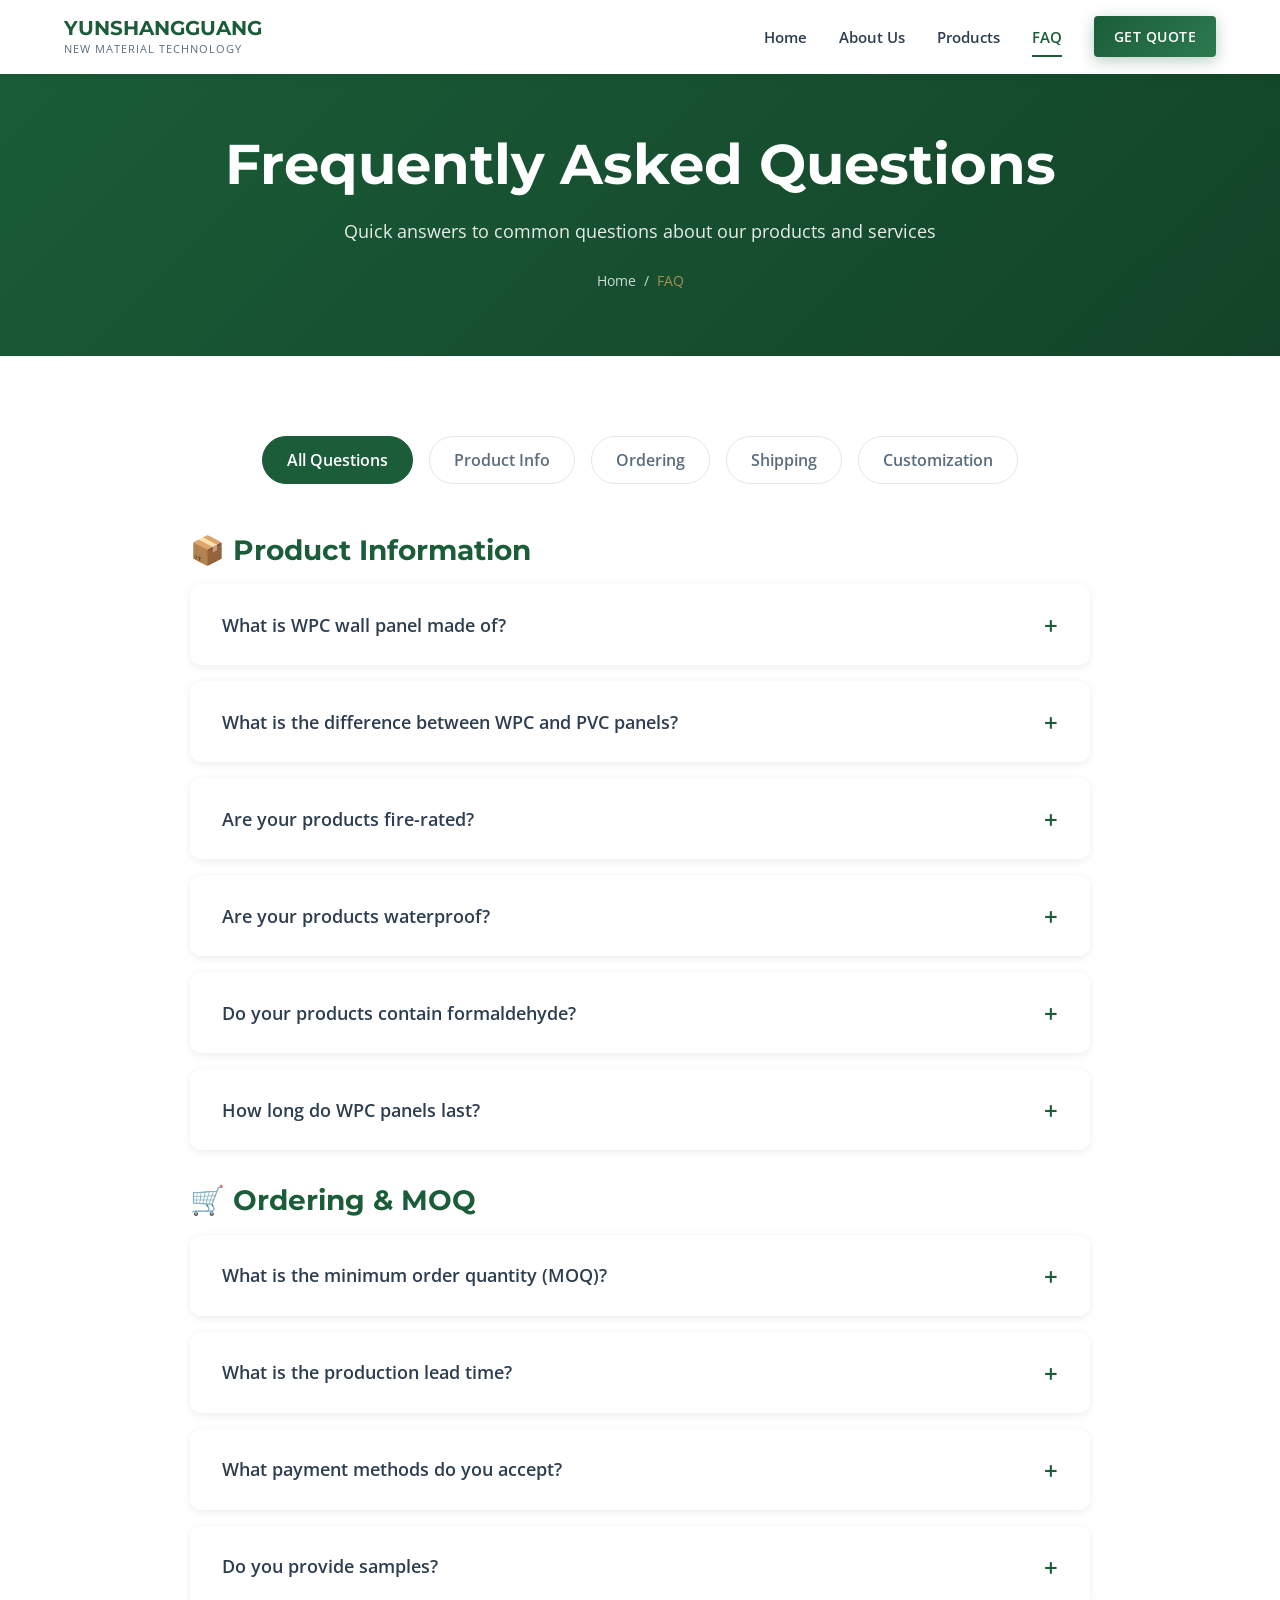
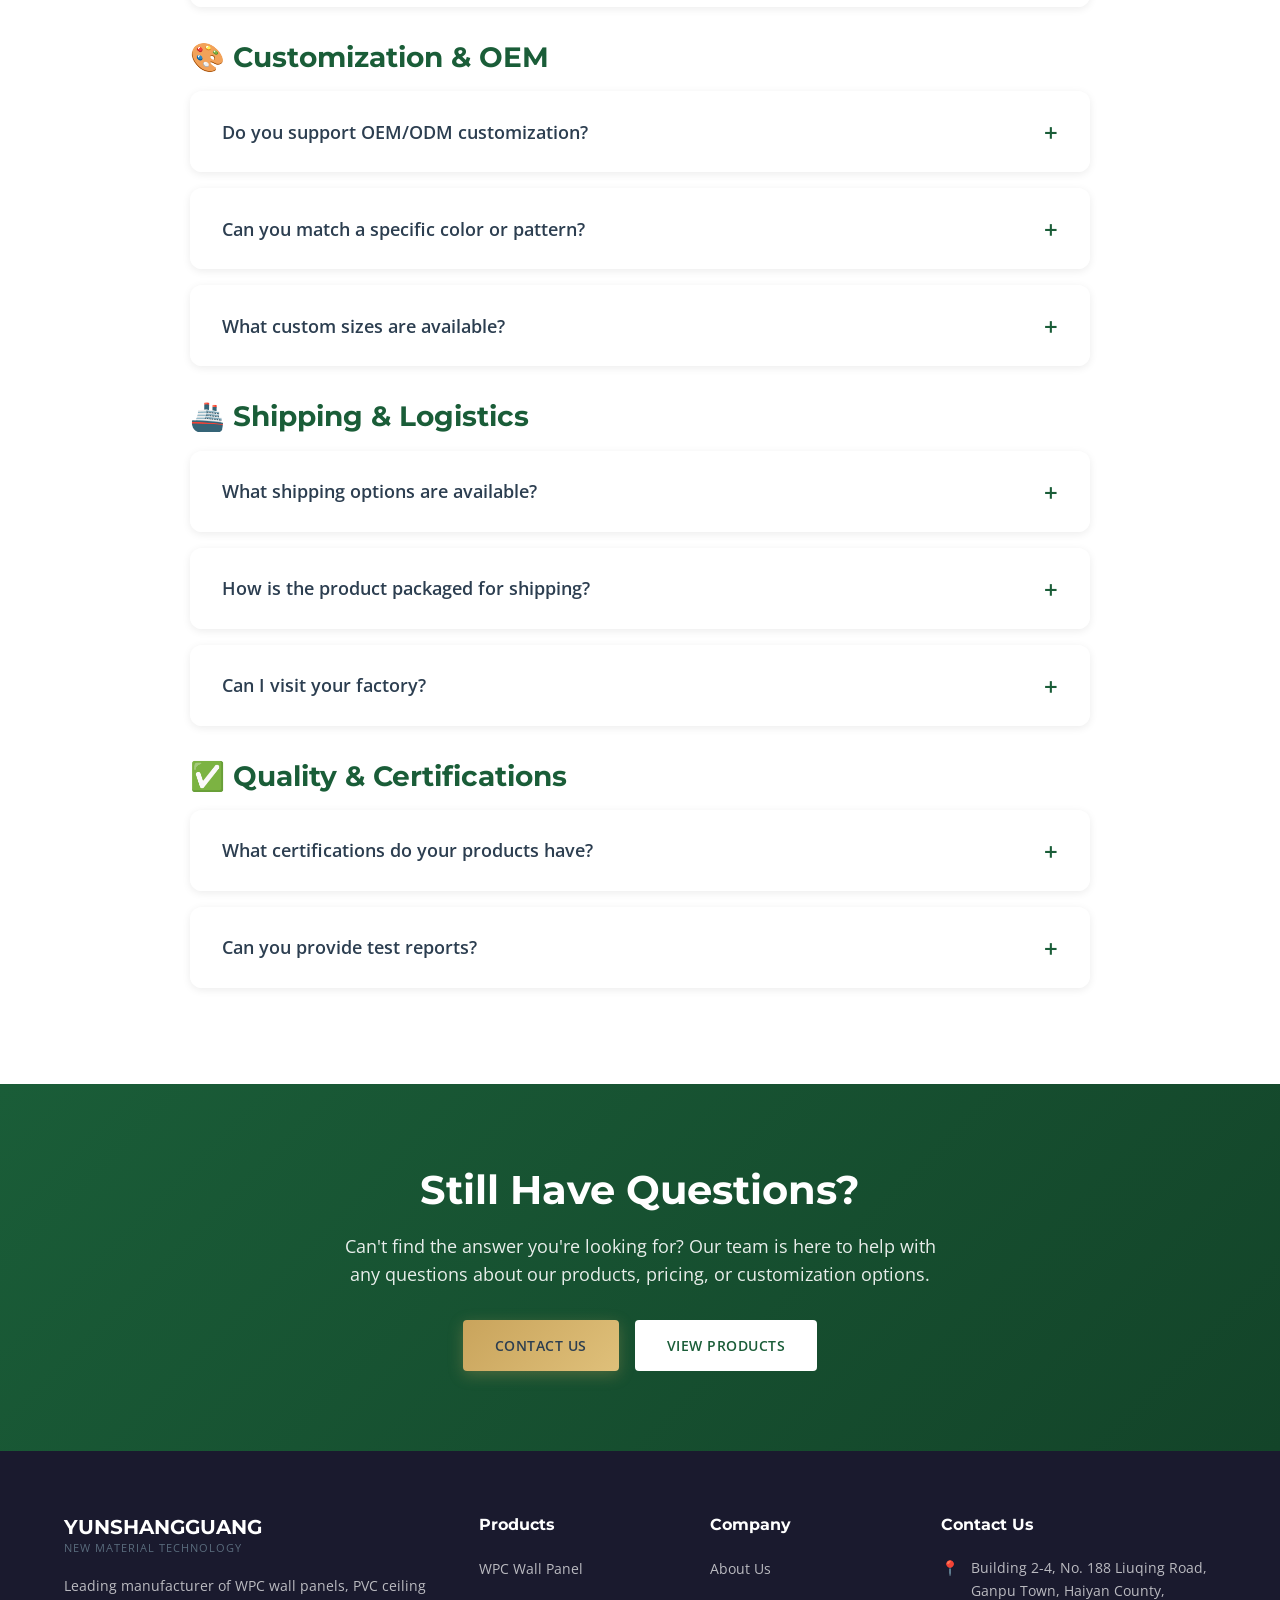
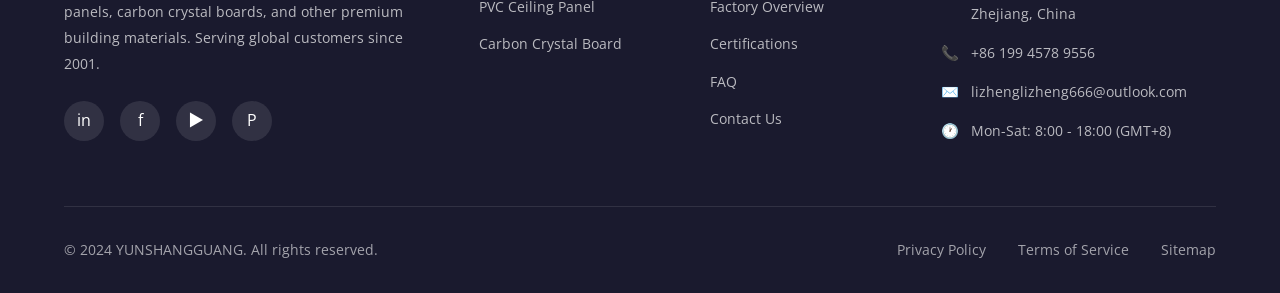
<file: faq.html>
<!DOCTYPE html>
<html lang="en">
<head>
  <meta charset="UTF-8">
  <meta name="viewport" content="width=device-width, initial-scale=1.0">
  
  <!-- SEO Meta Tags -->
  <title>WPC Panel FAQ - MOQ, Delivery, Custom Options | YUNSHANGGUANG</title>
  <meta name="description" content="Common questions about WPC wall panels answered. Learn about MOQ (500m), delivery time (10-15 days), fire rating (B1), customization options, sample policy, and payment methods.">
  <meta name="keywords" content="WPC panel FAQ, WPC wall panel questions, PVC ceiling panel FAQ, China manufacturer FAQ, SPC flooring questions, building material FAQ">
  
  <!-- Open Graph -->
  <meta property="og:title" content="WPC Panel FAQ - MOQ, Delivery, Custom Options | YUNSHANGGUANG">
  <meta property="og:description" content="Find answers to common questions about WPC panels, PVC ceiling panels, ordering process, customization, and shipping.">
  <meta property="og:type" content="website">
  
  <!-- Favicon -->
  <link rel="icon" type="image/svg+xml" href="data:image/svg+xml,<svg xmlns='http://www.w3.org/2000/svg' viewBox='0 0 100 100'><text y='.9em' font-size='90'>🏭</text></svg>">
  
  <!-- Google Fonts -->
  <link rel="preconnect" href="https://fonts.googleapis.com">
  <link rel="preconnect" href="https://fonts.gstatic.com" crossorigin>
  <link href="https://fonts.googleapis.com/css2?family=Montserrat:wght@600;700;800&family=Open+Sans:wght@400;500;600&family=Noto+Sans+SC:wght@400;500;700&display=swap" rel="stylesheet">
  
  <!-- Stylesheet -->
  <link rel="stylesheet" href="css/style.css">
  
  <!-- FAQ Schema.org Structured Data -->
  <script type="application/ld+json">
  {
    "@context": "https://schema.org",
    "@type": "FAQPage",
    "mainEntity": [
      {
        "@type": "Question",
        "name": "What is the minimum order quantity (MOQ)?",
        "acceptedAnswer": {
          "@type": "Answer",
          "text": "The minimum order quantity for WPC wall panels and PVC ceiling panels is typically 500-1500 meters depending on the specifications and colors. SPC flooring starts at 200 sqm. Custom orders with special colors or sizes may have different MOQs. We welcome small trial orders to establish business relationships."
        }
      },
      {
        "@type": "Question",
        "name": "What is the production lead time?",
        "acceptedAnswer": {
          "@type": "Answer",
          "text": "Standard products typically ship within 10-15 days after order confirmation. Custom products with special colors, sizes, or OEM packaging require 15-20 days. For large orders exceeding 10 containers, please contact us in advance for production scheduling."
        }
      },
      {
        "@type": "Question",
        "name": "What is WPC wall panel made of?",
        "acceptedAnswer": {
          "@type": "Answer",
          "text": "WPC (Wood-Plastic Composite) wall panels are made from approximately 35% HDPE (High-Density Polyethylene) + 60% wood fiber (wood flour) + 5% additives (colorants, coupling agents, UV stabilizers, etc.). This composition gives panels the natural appearance of wood with the durability of plastic."
        }
      },
      {
        "@type": "Question",
        "name": "Are your products fire-rated?",
        "acceptedAnswer": {
          "@type": "Answer",
          "text": "Yes, all our WPC and PVC wall panels meet B1 fire resistance rating (EN 14041 standard). B1 is classified as 'difficult to ignite' - the material will not support flame spread and self-extinguishes when the ignition source is removed."
        }
      },
      {
        "@type": "Question",
        "name": "Are your products waterproof?",
        "acceptedAnswer": {
          "@type": "Answer",
          "text": "Yes, our WPC panels have a water absorption rate of ≤0.5%, making them highly resistant to moisture. Unlike wood, they will not swell, warp, or rot in humid environments. This makes them ideal for bathrooms, kitchens, and outdoor applications."
        }
      },
      {
        "@type": "Question",
        "name": "Do your products contain formaldehyde?",
        "acceptedAnswer": {
          "@type": "Answer",
          "text": "No, our products are certified as E0 level for formaldehyde emissions (<0.1mg/L), which is far below international safety standards. This makes them safe for indoor use, including homes with children and people with chemical sensitivities."
        }
      },
      {
        "@type": "Question",
        "name": "What payment methods do you accept?",
        "acceptedAnswer": {
          "@type": "Answer",
          "text": "We accept T/T (Telegraphic Transfer), L/C (Letter of Credit), and PayPal (for sample orders). For first-time orders, we typically require 30% deposit with balance paid before shipment. We also accept D/P (Documents against Payment) for established customers."
        }
      },
      {
        "@type": "Question",
        "name": "Do you provide samples?",
        "acceptedAnswer": {
          "@type": "Answer",
          "text": "Yes, we offer sample service. Sample fees may apply depending on the product type and quantity. Sample costs are typically refundable upon bulk order placement. Customers only need to cover international shipping costs. For serious buyers, we may offer free samples with shipping prepaid."
        }
      },
      {
        "@type": "Question",
        "name": "Do you support OEM/ODM customization?",
        "acceptedAnswer": {
          "@type": "Answer",
          "text": "Absolutely! We specialize in OEM/ODM production. We can manufacture products with your brand/logo, customize dimensions (width, height, thickness, length), create custom colors (including matching to Pantone/RAL codes), develop unique textures, and provide custom packaging designs."
        }
      },
      {
        "@type": "Question",
        "name": "What shipping options are available?",
        "acceptedAnswer": {
          "@type": "Answer",
          "text": "We offer various shipping terms including FOB (Free On Board), CIF (Cost, Insurance, Freight), and DDP (Delivered Duty Paid). We work with reliable freight forwarders to arrange sea freight to major ports worldwide. For urgent orders, air freight is available. Lead time for sea freight is typically 20-40 days depending on destination."
        }
      }
    ]
  }
  </script>
</head>
<body>
  <!-- Header -->
  <header class="header">
    <div class="header-container">
      <a href="index.html" class="logo">
        <div class="logo-text">
          <span class="logo-name">YUNSHANGGUANG</span>
          <span class="logo-tagline">New Material Technology</span>
        </div>
      </a>
      
      <nav class="nav-menu">
        <a href="index.html" class="nav-link">Home</a>
        <a href="about.html" class="nav-link">About Us</a>
        <a href="products.html" class="nav-link">Products</a>
        <a href="faq.html" class="nav-link active">FAQ</a>
        <a href="contact.html" class="btn btn-primary nav-cta">Get Quote</a>
      </nav>
      
      <button class="menu-toggle" aria-label="Toggle menu">
        <span></span>
        <span></span>
        <span></span>
      </button>
      
      <nav class="mobile-nav">
        <a href="index.html" class="nav-link">Home</a>
        <a href="about.html" class="nav-link">About Us</a>
        <a href="products.html" class="nav-link">Products</a>
        <a href="faq.html" class="nav-link active">FAQ</a>
        <a href="contact.html" class="nav-link">Contact Us</a>
      </nav>
    </div>
  </header>

  <!-- Page Header -->
  <section class="page-header">
    <div class="container">
      <h1>Frequently Asked Questions</h1>
      <p>Quick answers to common questions about our products and services</p>
      <div class="breadcrumb">
        <a href="index.html">Home</a> / <span>FAQ</span>
      </div>
    </div>
  </section>

  <!-- FAQ Section -->
  <section class="faq-page">
    <div class="container">
      
      <!-- FAQ Categories -->
      <div class="faq-categories">
        <button class="filter-btn active" data-filter="all">All Questions</button>
        <button class="filter-btn" data-filter="product">Product Info</button>
        <button class="filter-btn" data-filter="ordering">Ordering</button>
        <button class="filter-btn" data-filter="shipping">Shipping</button>
        <button class="filter-btn" data-filter="custom">Customization</button>
      </div>
      
      <!-- FAQ List -->
      <div class="faq-full-list">
        
        <!-- Product Information -->
        <h3 style="margin-bottom: 1rem; color: var(--primary-color);">📦 Product Information</h3>
        
        <div class="faq-full-item">
          <button class="faq-full-question">
            What is WPC wall panel made of?
          </button>
          <div class="faq-full-answer">
            <div class="faq-full-answer-content">
              <p><strong>WPC (Wood-Plastic Composite)</strong> wall panels are made from a blend of materials:</p>
              <ul style="margin: 1rem 0; padding-left: 1.5rem;">
                <li><strong>35% HDPE</strong> (High-Density Polyethylene) - Provides durability and water resistance</li>
                <li><strong>60% Wood Fiber</strong> (Wood Flour) - Gives natural wood appearance and texture</li>
                <li><strong>5% Additives</strong> - Including colorants, coupling agents, UV stabilizers, and lubricants</li>
              </ul>
              <p>This unique composition combines the natural aesthetics of wood with the durability and moisture resistance of plastic. Unlike real wood, WPC panels will not rot, warp, or splinter, making them ideal for long-term installations.</p>
            </div>
          </div>
        </div>
        
        <div class="faq-full-item">
          <button class="faq-full-question">
            What is the difference between WPC and PVC panels?
          </button>
          <div class="faq-full-answer">
            <div class="faq-full-answer-content">
              <p><strong>WPC (Wood-Plastic Composite) panels</strong> contain real wood fiber, giving them:</p>
              <ul style="margin: 0.5rem 0; padding-left: 1.5rem;">
                <li>More natural wood-like appearance and texture</li>
                <li>Better thermal insulation properties</li>
                <li>More substantial, heavier feel</li>
                <li>Better sound absorption</li>
              </ul>
              <p><strong>PVC (Polyvinyl Chloride) panels</strong> are made of plastic only:</p>
              <ul style="margin: 0.5rem 0; padding-left: 1.5rem;">
                <li>Lightweight and easy to install</li>
                <li>More affordable price point</li>
                <li>100% waterproof</li>
                <li>Available in more surface finishes (glossy, matte, patterns)</li>
                <li>Better for ceiling applications due to lightweight</li>
              </ul>
              <p>Both are excellent choices for interior decoration. WPC is preferred for feature walls and premium applications, while PVC is ideal for broad ceiling and wall coverage.</p>
            </div>
          </div>
        </div>
        
        <div class="faq-full-item">
          <button class="faq-full-question">
            Are your products fire-rated?
          </button>
          <div class="faq-full-answer">
            <div class="faq-full-answer-content">
              <p><strong>Yes!</strong> All our WPC and PVC wall panels meet <strong>B1 fire resistance rating</strong> according to EN 14041:2004+A1:2008 European standards.</p>
              <p>B1 classification means:</p>
              <ul style="margin: 0.5rem 0; padding-left: 1.5rem;">
                <li>Difficult to ignite - requires significant heat to catch fire</li>
                <li>Self-extinguishing - stops burning when ignition source is removed</li>
                <li>Low smoke emission</li>
                <li>No dripping of burning material</li>
              </ul>
              <p>This makes our products suitable for commercial buildings, public spaces, and residential applications where fire safety is a priority.</p>
            </div>
          </div>
        </div>
        
        <div class="faq-full-item">
          <button class="faq-full-question">
            Are your products waterproof?
          </button>
          <div class="faq-full-answer">
            <div class="faq-full-answer-content">
              <p><strong>Yes, 100% waterproof.</strong></p>
              <p>Our WPC panels have a water absorption rate of ≤0.5%, compared to wood which can absorb 20-30% of its weight in water. This means:</p>
              <ul style="margin: 0.5rem 0; padding-left: 1.5rem;">
                <li>No swelling, warping, or rotting in humid conditions</li>
                <li>Ideal for bathrooms, kitchens, basements</li>
                <li>Suitable for outdoor sheltered areas</li>
                <li>Mold and mildew resistant</li>
                <li>Easy to clean with water</li>
              </ul>
              <p>Unlike wood or wood-based panels (like MDF or plywood), our panels maintain their structural integrity and appearance even when exposed to water.</p>
            </div>
          </div>
        </div>
        
        <div class="faq-full-item">
          <button class="faq-full-question">
            Do your products contain formaldehyde?
          </button>
          <div class="faq-full-answer">
            <div class="faq-full-answer-content">
              <p><strong>No formaldehyde.</strong> Our products are certified E0 level.</p>
              <p>Formaldehyde emission: <strong><0.1mg/L</strong></p>
              <p>This is significantly below international safety standards:</p>
              <ul style="margin: 0.5rem 0; padding-left: 1.5rem;">
                <li>E0 (Best): ≤0.5mg/L</li>
                <li>E1 (Standard): ≤1.5mg/L</li>
                <li>E2 (Limited): ≤5.0mg/L</li>
              </ul>
              <p>Our products are safe for indoor use, including:</p>
              <ul style="margin: 0.5rem 0; padding-left: 1.5rem;">
                <li>Homes with children</li>
                <li>Bedrooms and nurseries</li>
                <li>Healthcare facilities</li>
                <li>Schools and kindergartens</li>
              </ul>
              <p>We can provide SGS test reports confirming formaldehyde levels upon request.</p>
            </div>
          </div>
        </div>
        
        <div class="faq-full-item">
          <button class="faq-full-question">
            How long do WPC panels last?
          </button>
          <div class="faq-full-answer">
            <div class="faq-full-answer-content">
              <p>Our WPC panels are designed to last <strong>25+ years</strong> with proper installation and use.</p>
              <p>Key durability features:</p>
              <ul style="margin: 0.5rem 0; padding-left: 1.5rem;">
                <li>UV stabilizers prevent color fading</li>
                <li>Anti-aging compounds resist degradation</li>
                <li>Weatherproof construction for both indoor and outdoor use</li>
                <li>Scratch and impact resistant surface</li>
                <li>No maintenance required (unlike wood)</li>
              </ul>
              <p>For outdoor applications, we recommend our enhanced UV-resistant formulations which are specifically designed for prolonged sun exposure.</p>
            </div>
          </div>
        </div>
        
        <!-- Ordering & MOQ -->
        <h3 style="margin: 2rem 0 1rem; color: var(--primary-color);">🛒 Ordering & MOQ</h3>
        
        <div class="faq-full-item">
          <button class="faq-full-question">
            What is the minimum order quantity (MOQ)?
          </button>
          <div class="faq-full-answer">
            <div class="faq-full-answer-content">
              <p><strong>Standard MOQs by product type:</strong></p>
              <ul style="margin: 0.5rem 0; padding-left: 1.5rem;">
                <li><strong>WPC Wall Panels:</strong> 500-1500 meters</li>
                <li><strong>PVC Ceiling Panels:</strong> 500 meters</li>
                <li><strong>Carbon Crystal Board:</strong> 100 sheets</li>
                <li><strong>SPC Flooring:</strong> 200 sqm</li>
                <li><strong>UV Marble Sheets:</strong> 100 sheets</li>
                <li><strong>Wood Veneer:</strong> 50 sheets</li>
                <li><strong>Decorative Profiles:</strong> 200 pieces</li>
              </ul>
              <p>Custom colors or special sizes may have higher MOQs. We welcome small trial orders to establish business relationships. For long-term partners, we offer flexible MOQ terms.</p>
            </div>
          </div>
        </div>
        
        <div class="faq-full-item">
          <button class="faq-full-question">
            What is the production lead time?
          </button>
          <div class="faq-full-answer">
            <div class="faq-full-answer-content">
              <p><strong>Production timelines:</strong></p>
              <ul style="margin: 0.5rem 0; padding-left: 1.5rem;">
                <li><strong>Standard products:</strong> 10-15 days after order confirmation</li>
                <li><strong>Custom colors:</strong> 15-20 days</li>
                <li><strong>Custom OEM packaging:</strong> Additional 3-5 days</li>
                <li><strong>New mold/tooling:</strong> 25-35 days</li>
              </ul>
              <p>For orders exceeding 10 containers, please contact us 4-6 weeks in advance for production scheduling. During peak season (April-September), we recommend placing orders early.</p>
            </div>
          </div>
        </div>
        
        <div class="faq-full-item">
          <button class="faq-full-question">
            What payment methods do you accept?
          </button>
          <div class="faq-full-answer">
            <div class="faq-full-answer-content">
              <p><strong>Accepted payment methods:</strong></p>
              <ul style="margin: 0.5rem 0; padding-left: 1.5rem;">
                <li><strong>T/T (Telegraphic Transfer):</strong> 30% deposit, 70% balance before shipment - most common</li>
                <li><strong>L/C (Letter of Credit):</strong> Available for orders over $30,000</li>
                <li><strong>PayPal:</strong> Accepted for sample orders under $2,000</li>
                <li><strong>D/P (Documents against Payment):</strong> For established customers</li>
              </ul>
              <p><strong>Payment terms for new customers:</strong></p>
              <p>First order: 100% T/T before shipment or 30% deposit + 70% against copy of Bill of Lading</p>
            </div>
          </div>
        </div>
        
        <div class="faq-full-item">
          <button class="faq-full-question">
            Do you provide samples?
          </button>
          <div class="faq-full-answer">
            <div class="faq-full-answer-content">
              <p><strong>Yes, we offer sample service!</strong></p>
              <p><strong>Sample policy:</strong></p>
              <ul style="margin: 0.5rem 0; padding-left: 1.5rem;">
                <li>Sample fees apply based on product type and quantity</li>
                <li>Sample fees are refundable upon bulk order placement (minimum 1x container)</li>
                <li>Customers cover international shipping costs</li>
                <li>Sample lead time: 3-5 days</li>
              </ul>
              <p><strong>For serious buyers:</strong></p>
              <p>We may offer free samples with shipping prepaid for qualified buyers. Contact our sales team to discuss your requirements.</p>
            </div>
          </div>
        </div>
        
        <!-- Customization -->
        <h3 style="margin: 2rem 0 1rem; color: var(--primary-color);">🎨 Customization & OEM</h3>
        
        <div class="faq-full-item">
          <button class="faq-full-question">
            Do you support OEM/ODM customization?
          </button>
          <div class="faq-full-answer">
            <div class="faq-full-answer-content">
              <p><strong>Absolutely! We specialize in OEM/ODM production.</strong></p>
              <p><strong>OEM services include:</strong></p>
              <ul style="margin: 0.5rem 0; padding-left: 1.5rem;">
                <li><strong>Brand/Logo:</strong> Print your brand on products and packaging</li>
                <li><strong>Custom Dimensions:</strong> Width, height, thickness, and length</li>
                <li><strong>Custom Colors:</strong> Match to Pantone or RAL color codes</li>
                <li><strong>Custom Textures:</strong> Wood grain, stone, marble, or unique patterns</li>
                <li><strong>Custom Packaging:</strong> Branded boxes, inserts, and instruction materials</li>
              </ul>
              <p><strong>ODM services:</strong></p>
              <p>Our 30+ member R&D team can develop new products based on your specifications or market requirements. We hold 7 patents for innovative products and processes.</p>
            </div>
          </div>
        </div>
        
        <div class="faq-full-item">
          <button class="faq-full-question">
            Can you match a specific color or pattern?
          </button>
          <div class="faq-full-answer">
            <div class="faq-full-answer-content">
              <p><strong>Yes, we can match colors and patterns!</strong></p>
              <p><strong>Color matching process:</strong></p>
              <ul style="margin: 0.5rem 0; padding-left: 1.5rem;">
                <li>Provide Pantone, RAL, or NCS color code</li>
                <li>Send physical color sample or reference</li>
                <li>Our lab creates color formula for approval</li>
                <li>Production sample for final confirmation</li>
              </ul>
              <p><strong>Pattern/texture matching:</strong></p>
              <p>Send us images or physical samples of the pattern you need. Our design team can recreate or develop similar designs.</p>
              <p><strong>Note:</strong> Custom colors may require higher MOQ (typically 2000+ meters) and additional setup fees.</p>
            </div>
          </div>
        </div>
        
        <div class="faq-full-item">
          <button class="faq-full-question">
            What custom sizes are available?
          </button>
          <div class="faq-full-answer">
            <div class="faq-full-answer-content">
              <p><strong>Standard WPC panel sizes:</strong></p>
              <table style="width: 100%; margin: 1rem 0; border-collapse: collapse; font-size: 0.9rem;">
                <tr style="background: var(--bg-light);">
                  <th style="padding: 0.5rem; text-align: left;">Series</th>
                  <th style="padding: 0.5rem; text-align: left;">Width</th>
                  <th style="padding: 0.5rem; text-align: left;">Height/Thickness</th>
                </tr>
                <tr><td style="padding: 0.5rem;">150 Series</td><td style="padding: 0.5rem;">150mm</td><td style="padding: 0.5rem;">25mm, 9mm</td></tr>
                <tr style="background: var(--bg-light);"><td style="padding: 0.5rem;">160 Series</td><td style="padding: 0.5rem;">160mm</td><td style="padding: 0.5rem;">22mm, 24mm</td></tr>
                <tr><td style="padding: 0.5rem;">165 Series</td><td style="padding: 0.5rem;">165mm</td><td style="padding: 0.5rem;">24mm</td></tr>
                <tr style="background: var(--bg-light);"><td style="padding: 0.5rem;">170 Series</td><td style="padding: 0.5rem;">170mm</td><td style="padding: 0.5rem;">18mm, 20mm</td></tr>
                <tr><td style="padding: 0.5rem;">195 Series</td><td style="padding: 0.5rem;">195mm</td><td style="padding: 0.5rem;">12mm, 28mm</td></tr>
                <tr style="background: var(--bg-light);"><td style="padding: 0.5rem;">210 Series</td><td style="padding: 0.5rem;">210mm</td><td style="padding: 0.5rem;">10mm</td></tr>
              </table>
              <p><strong>Standard lengths:</strong> 2.2m, 2.7m, 2.9m, 3.0m, 5.4m, 5.8m or custom</p>
              <p><strong>Custom sizes:</strong> We can produce non-standard dimensions. Tooling fees may apply for significantly different sizes.</p>
            </div>
          </div>
        </div>
        
        <!-- Shipping -->
        <h3 style="margin: 2rem 0 1rem; color: var(--primary-color);">🚢 Shipping & Logistics</h3>
        
        <div class="faq-full-item">
          <button class="faq-full-question">
            What shipping options are available?
          </button>
          <div class="faq-full-answer">
            <div class="faq-full-answer-content">
              <p><strong>Shipping terms we offer:</strong></p>
              <ul style="margin: 0.5rem 0; padding-left: 1.5rem;">
                <li><strong>FOB (Free On Board):</strong> We deliver to Chinese port, you arrange shipping</li>
                <li><strong>CIF (Cost, Insurance, Freight):</strong> We cover shipping to your destination port</li>
                <li><strong>DDP (Delivered Duty Paid):</strong> We handle everything including customs clearance</li>
              </ul>
              <p><strong>Shipping methods:</strong></p>
              <ul style="margin: 0.5rem 0; padding-left: 1.5rem;">
                <li><strong>Sea freight:</strong> 20-40 days (most economical for full containers)</li>
                <li><strong>Air freight:</strong> 5-10 days (for urgent or sample orders)</li>
                <li><strong>Express (DHL/FedEx):</strong> 5-7 days (for small parcels)</li>
              </ul>
              <p>We work with reliable freight forwarders and can recommend cost-effective shipping solutions.</p>
            </div>
          </div>
        </div>
        
        <div class="faq-full-item">
          <button class="faq-full-question">
            How is the product packaged for shipping?
          </button>
          <div class="faq-full-answer">
            <div class="faq-full-answer-content">
              <p><strong>Standard packaging:</strong></p>
              <ul style="margin: 0.5rem 0; padding-left: 1.5rem;">
                <li>Panels bundled in plastic film</li>
                <li>8-10 pieces per bundle (varies by size)</li>
                <li>PVC corner protectors on corners</li>
                <li>Wooden pallets for container loading</li>
                <li>Container loading by experienced workers</li>
              </ul>
              <p><strong>Custom packaging available:</strong></p>
              <ul style="margin: 0.5rem 0; padding-left: 1.5rem;">
                <li>Branded cartons</li>
                <li>Color-box packaging</li>
                <li>Installation kits included</li>
                <li>Barcode/QR code labels</li>
              </ul>
              <p><strong>Loading quantity:</strong> A 20GP holds approximately 6-8 tons, 40GP holds 18-22 tons, 40HQ holds 22-26 tons of panels.</p>
            </div>
          </div>
        </div>
        
        <div class="faq-full-item">
          <button class="faq-full-question">
            Can I visit your factory?
          </button>
          <div class="faq-full-answer">
            <div class="faq-full-answer-content">
              <p><strong>Absolutely! Factory visits are welcome.</strong></p>
              <p>We encourage potential partners to visit our facility to see our production capabilities firsthand.</p>
              <p><strong>Visit arrangements:</strong></p>
              <ul style="margin: 0.5rem 0; padding-left: 1.5rem;">
                <li>Schedule at least 1 week in advance</li>
                <li>We can arrange airport pickup from Shanghai or Hangzhou</li>
                <li>Factory tour with production line walkthrough</li>
                <li>Product showroom visit</li>
                <li>Meeting with sales and technical team</li>
                <li>Local accommodation assistance available</li>
              </ul>
              <p><strong>Virtual tours:</strong> For international visitors unable to travel, we offer video calls and live streaming of our facility.</p>
            </div>
          </div>
        </div>
        
        <!-- Certifications -->
        <h3 style="margin: 2rem 0 1rem; color: var(--primary-color);">✅ Quality & Certifications</h3>
        
        <div class="faq-full-item">
          <button class="faq-full-question">
            What certifications do your products have?
          </button>
          <div class="faq-full-answer">
            <div class="faq-full-answer-content">
              <p><strong>Our products are certified with:</strong></p>
              <ul style="margin: 0.5rem 0; padding-left: 1.5rem;">
                <li><strong>ISO 9001:2015</strong> - Quality Management System</li>
                <li><strong>CE (ECM)</strong> - European safety certification EC 1028 1918219-HKD2458</li>
                <li><strong>CE (ICR Polska)</strong> - ICR.Polska/CH211209</li>
                <li><strong>SGS Testing</strong> - Independent testing report No: GZCE210900017</li>
                <li><strong>TÜV Rheinland</strong> - Super Factory certification TP2509183001</li>
              </ul>
              <p>We can provide certificates and test reports for all products. Third-party inspection (SGS, BV, etc.) can be arranged upon request.</p>
            </div>
          </div>
        </div>
        
        <div class="faq-full-item">
          <button class="faq-full-question">
            Can you provide test reports?
          </button>
          <div class="faq-full-answer">
            <div class="faq-full-answer-content">
              <p><strong>Yes, we can provide various test reports:</strong></p>
              <ul style="margin: 0.5rem 0; padding-left: 1.5rem;">
                <li><strong>SGS test reports</strong> - Formaldehyde, physical properties</li>
                <li><strong>Fire rating certificates</strong> - B1 level testing</li>
                <li><strong>Color fading tests</strong> - UV resistance</li>
                <li><strong>Loading capacity tests</strong> - Structural integrity</li>
                <li><strong>Environmental certificates</strong> - Recyclability, VOC emissions</li>
              </ul>
              <p>Standard test reports are provided free of charge. Custom tests or third-party inspection (buyer nominated) can be arranged with associated costs.</p>
            </div>
          </div>
        </div>
        
      </div>
    </div>
  </section>

  <!-- Still Have Questions -->
  <section class="cta-section">
    <div class="container">
      <h2>Still Have Questions?</h2>
      <p>
        Can't find the answer you're looking for? Our team is here to help with any 
        questions about our products, pricing, or customization options.
      </p>
      <div class="cta-buttons">
        <a href="contact.html" class="btn btn-accent">Contact Us</a>
        <a href="products.html" class="btn btn-white">View Products</a>
      </div>
    </div>
  </section>

  <!-- Footer -->
  <footer class="footer">
    <div class="container">
      <div class="footer-grid">
        <div class="footer-brand">
          <a href="index.html" class="logo">
            <div class="logo-text">
              <span class="logo-name">YUNSHANGGUANG</span>
              <span class="logo-tagline">New Material Technology</span>
            </div>
          </a>
          <p>
            Leading manufacturer of WPC wall panels, PVC ceiling panels, carbon crystal boards, 
            and other premium building materials. Serving global customers since 2001.
          </p>
          <div class="footer-social">
            <a href="#" aria-label="LinkedIn">in</a>
            <a href="#" aria-label="Facebook">f</a>
            <a href="#" aria-label="YouTube">▶</a>
            <a href="#" aria-label="Pinterest">P</a>
          </div>
        </div>
        
        <div class="footer-column">
          <h4>Products</h4>
          <ul class="footer-links">
            <li><a href="products.html#wpc">WPC Wall Panel</a></li>
            <li><a href="products.html#pvc">PVC Ceiling Panel</a></li>
            <li><a href="products.html#carbon">Carbon Crystal Board</a></li>
          </ul>
        </div>
        
        <div class="footer-column">
          <h4>Company</h4>
          <ul class="footer-links">
            <li><a href="about.html">About Us</a></li>
            <li><a href="about.html#factory">Factory Overview</a></li>
            <li><a href="about.html#certifications">Certifications</a></li>
            <li><a href="faq.html">FAQ</a></li>
            <li><a href="contact.html">Contact Us</a></li>
          </ul>
        </div>
        
        <div class="footer-column">
          <h4>Contact Us</h4>
          <div class="footer-contact-item">
            <span>📍</span>
            <span>Building 2-4, No. 188 Liuqing Road, Ganpu Town, Haiyan County, Zhejiang, China</span>
          </div>
          <div class="footer-contact-item">
            <span>📞</span>
            <span>+86 199 4578 9556</span>
          </div>
          <div class="footer-contact-item">
            <span>✉️</span>
            <span>lizhenglizheng666@outlook.com</span>
          </div>
          <div class="footer-contact-item">
            <span>🕐</span>
            <span>Mon-Sat: 8:00 - 18:00 (GMT+8)</span>
          </div>
        </div>
      </div>
      
      <div class="footer-bottom">
        <p>© 2024 YUNSHANGGUANG. All rights reserved.</p>
        <div class="footer-bottom-links">
          <a href="#">Privacy Policy</a>
          <a href="#">Terms of Service</a>
          <a href="#">Sitemap</a>
        </div>
      </div>
    </div>
  </footer>

  <!-- JavaScript -->
  <script src="js/main.js"></script>
</body>
</html>
</file>
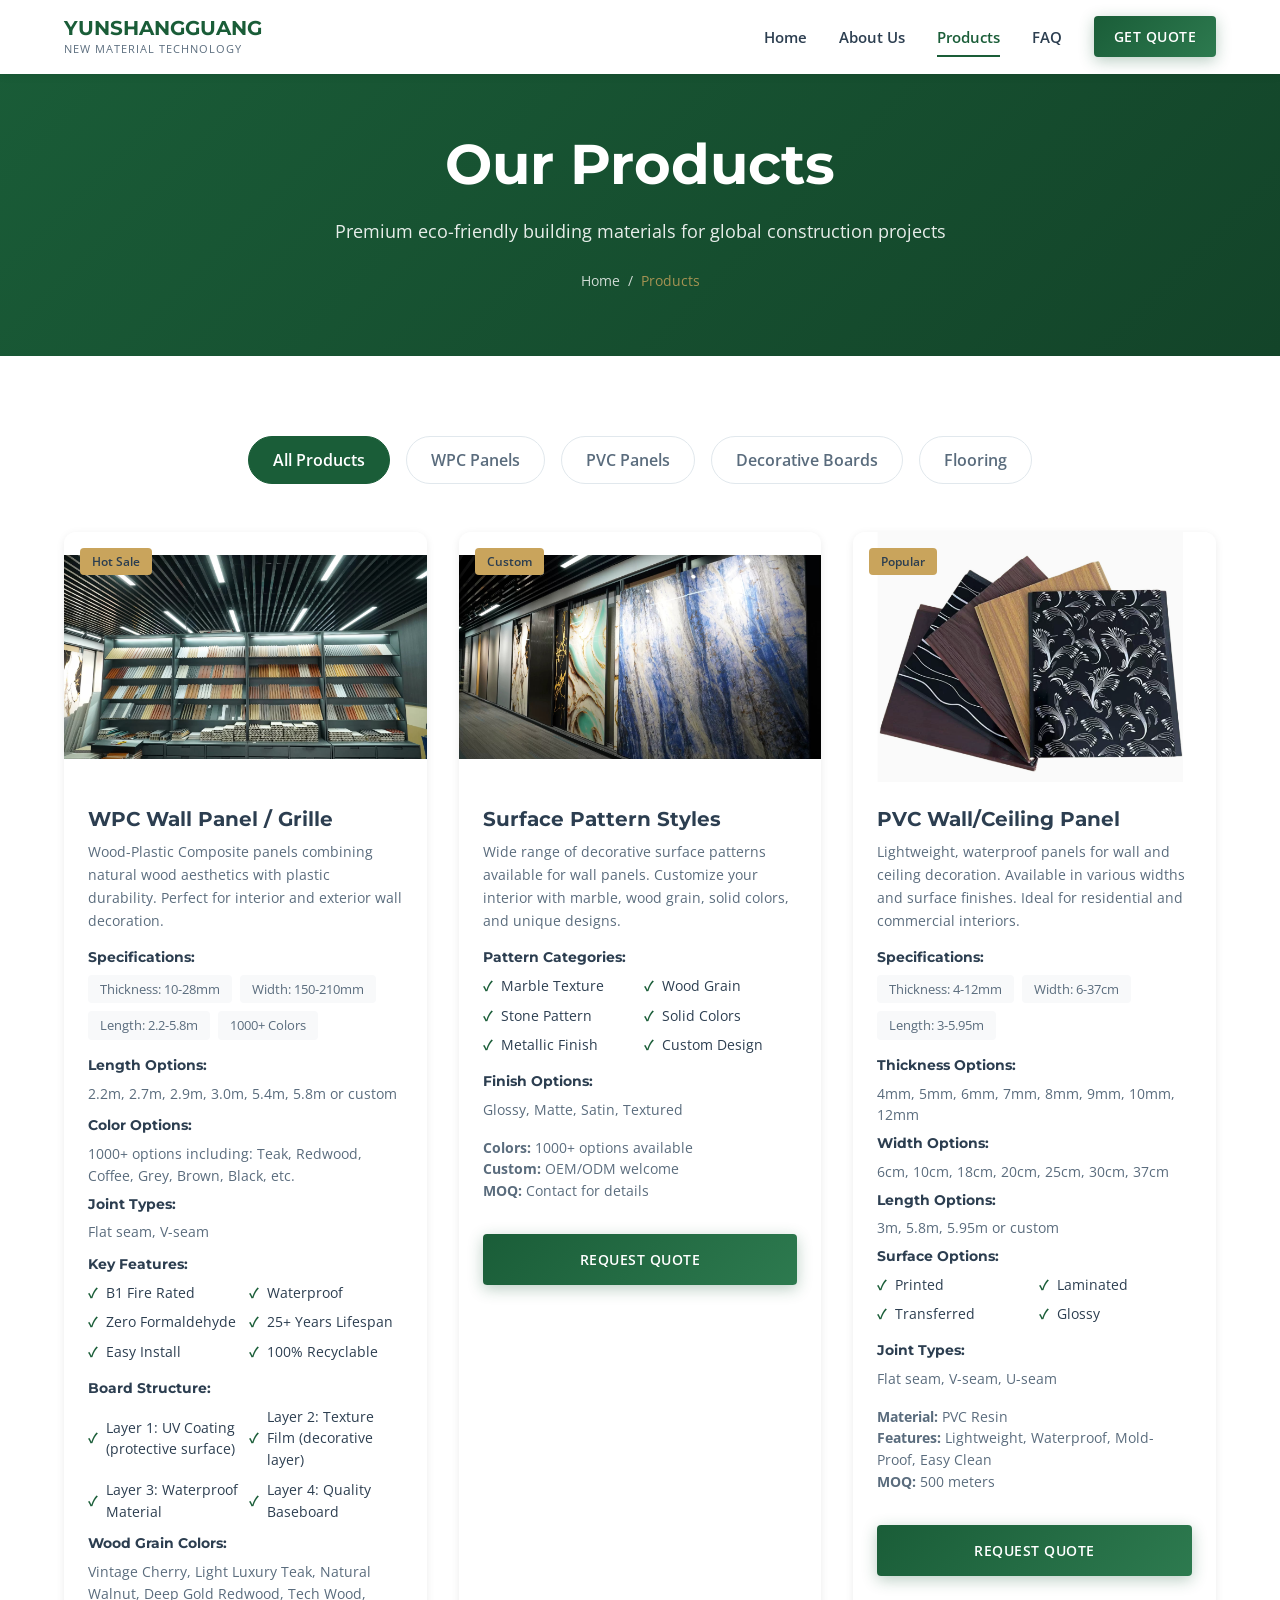
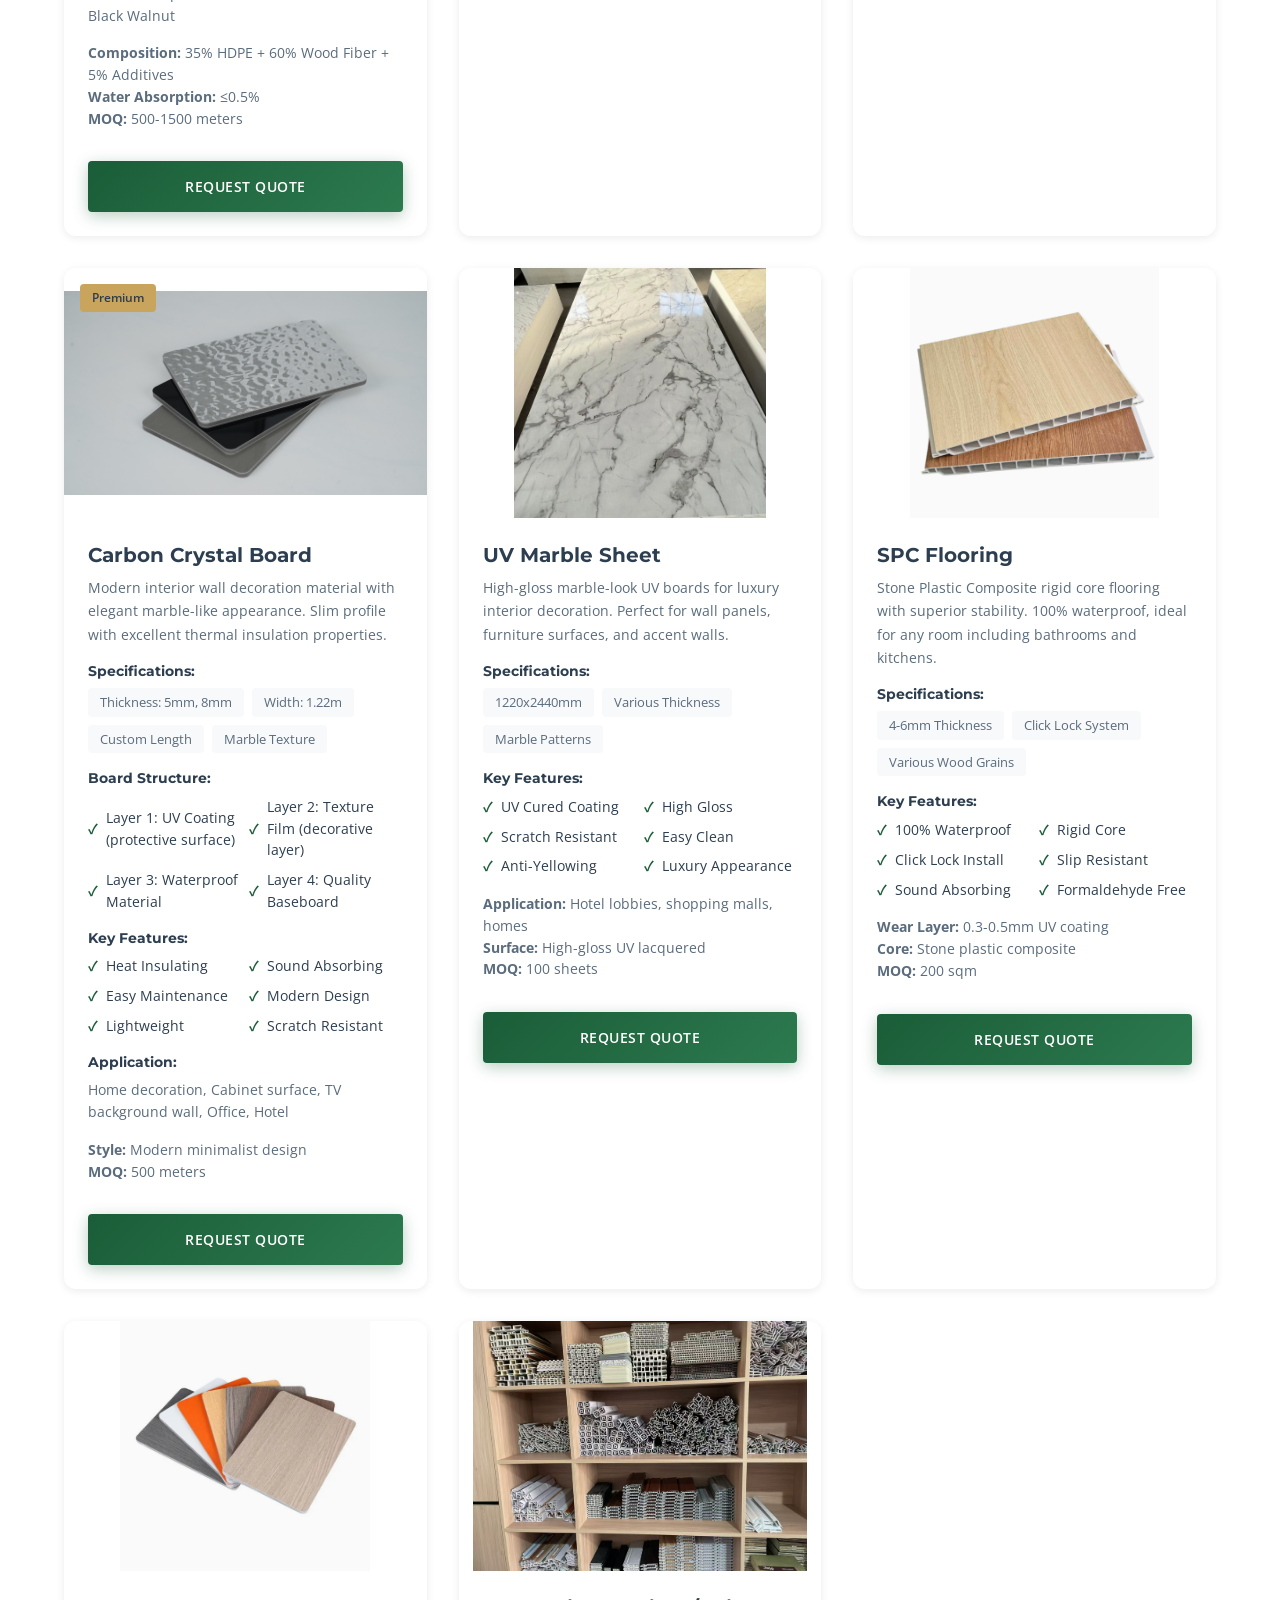
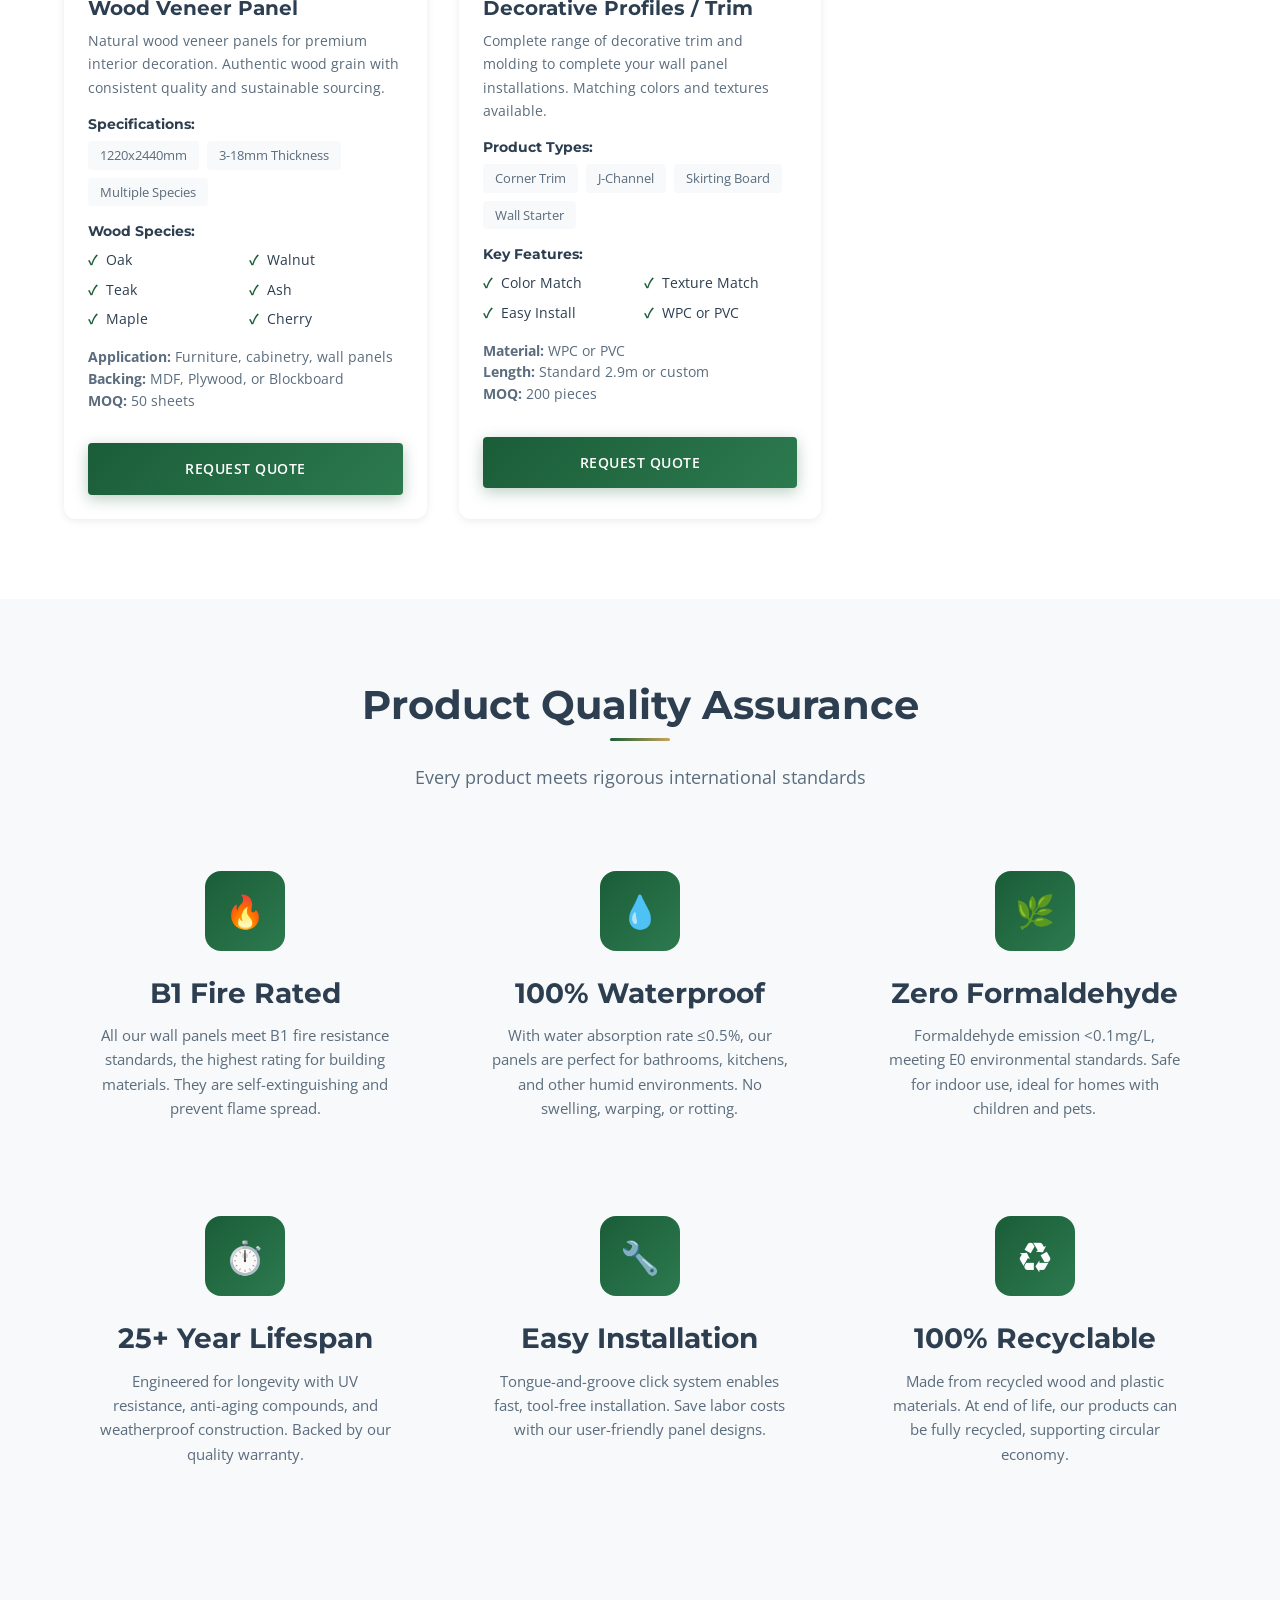
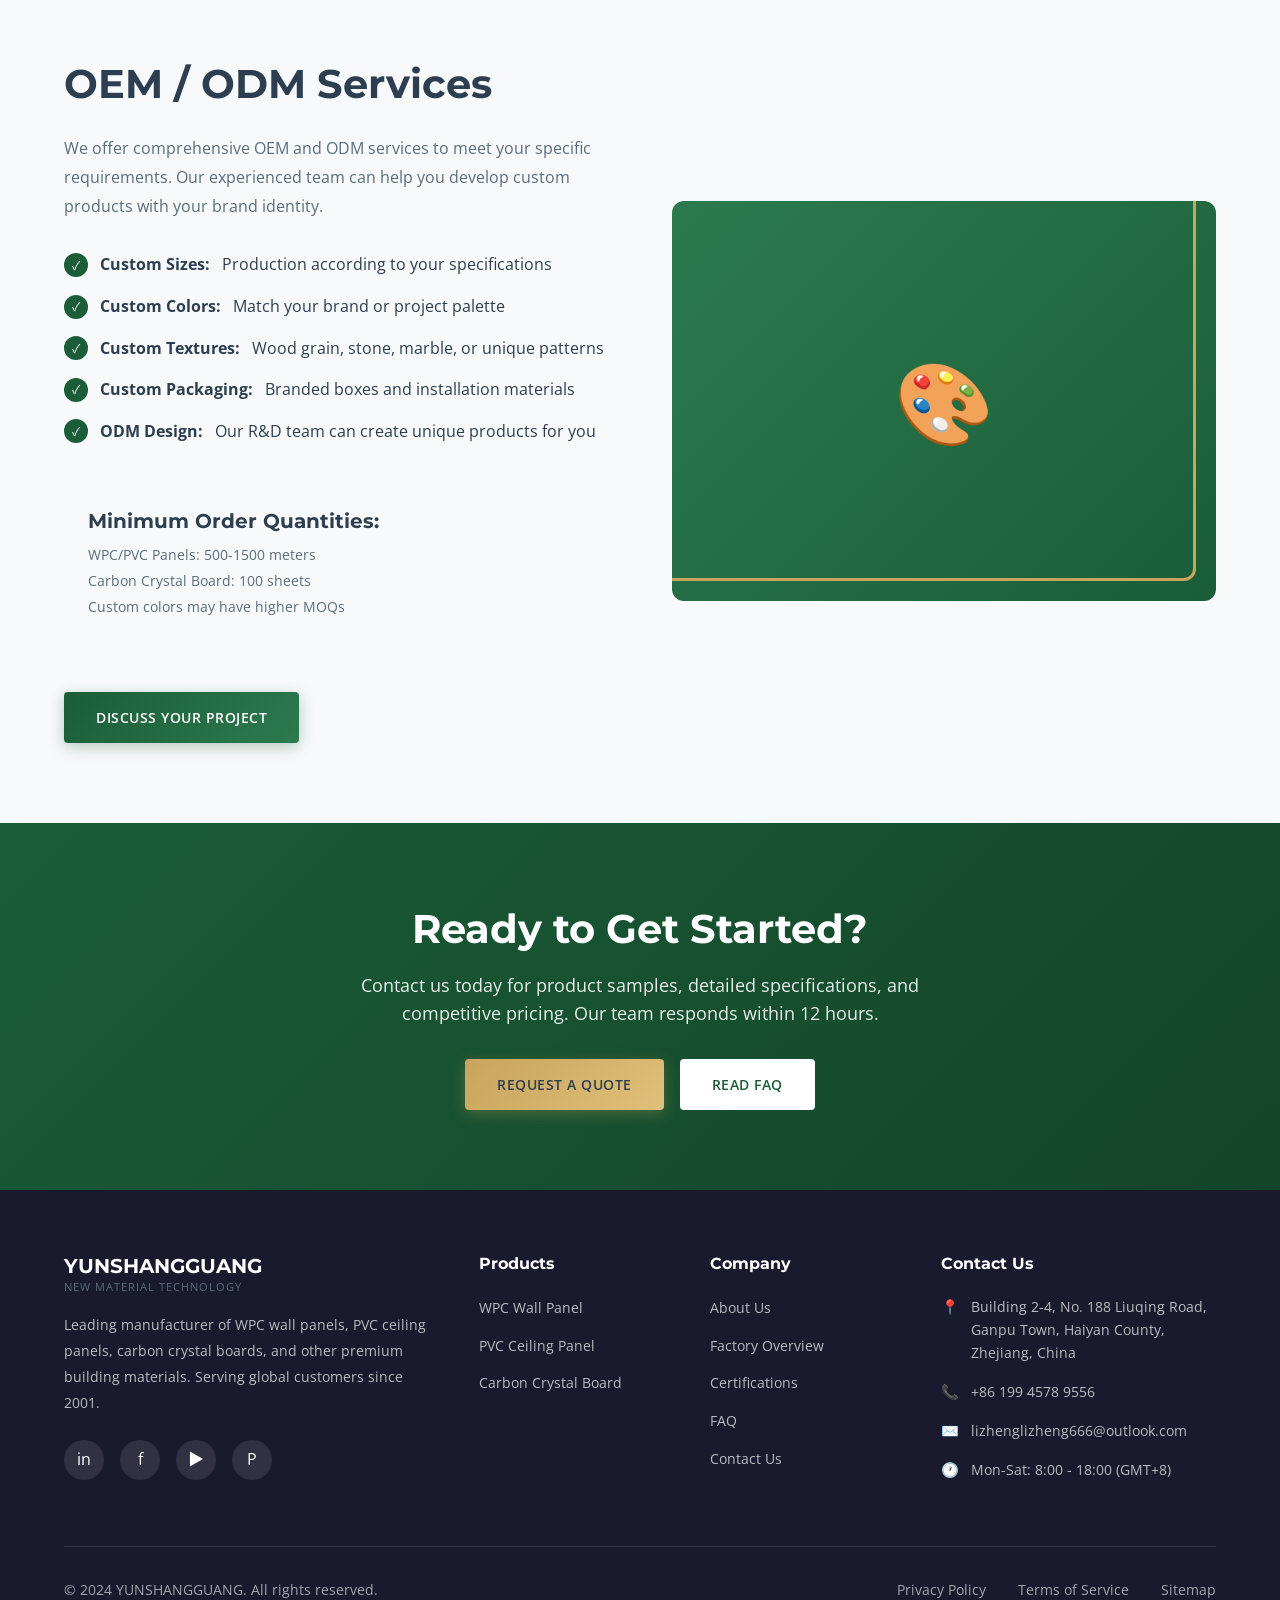
<file: products.html>
<!DOCTYPE html>
<html lang="en">
<head>
  <meta charset="UTF-8">
  <meta name="viewport" content="width=device-width, initial-scale=1.0">
  
  <!-- SEO Meta Tags -->
  <title>WPC Wall Panel & Building Materials | Product Catalog | YUNSHANGGUANG</title>
  <meta name="description" content="Explore YUNSHANGGUANG's comprehensive product range: WPC wall panels, PVC ceiling panels, carbon crystal boards, UV marble sheets, SPC flooring. B1 fire rated, waterproof, OEM/ODM available.">
  <meta name="keywords" content="WPC wall panel, PVC ceiling panel, carbon crystal board, UV marble sheet, SPC flooring, wood veneer, decorative profiles, China manufacturer">
  
  <!-- Open Graph -->
  <meta property="og:title" content="WPC Wall Panel & Building Materials | Product Catalog | YUNSHANGGUANG">
  <meta property="og:description" content="Premium WPC panels, PVC ceiling panels, SPC flooring and more. Factory prices, CE/ISO9001/SGS certified. Custom OEM/ODM orders welcome.">
  <meta property="og:type" content="website">
  
  <!-- Favicon -->
  <link rel="icon" type="image/svg+xml" href="data:image/svg+xml,<svg xmlns='http://www.w3.org/2000/svg' viewBox='0 0 100 100'><text y='.9em' font-size='90'>🏭</text></svg>">
  
  <!-- Google Fonts -->
  <link rel="preconnect" href="https://fonts.googleapis.com">
  <link rel="preconnect" href="https://fonts.gstatic.com" crossorigin>
  <link href="https://fonts.googleapis.com/css2?family=Montserrat:wght@600;700;800&family=Open+Sans:wght@400;500;600&family=Noto+Sans+SC:wght@400;500;700&display=swap" rel="stylesheet">
  
  <!-- Stylesheet -->
  <link rel="stylesheet" href="css/style.css">
  
  <!-- Schema.org Structured Data -->
  <script type="application/ld+json">
  {
    "@context": "https://schema.org",
    "@type": "ItemList",
    "itemListElement": [
      {
        "@type": "Product",
        "position": 1,
        "name": "WPC Wall Panel",
        "description": "Wood-plastic composite wall panels with natural wood appearance"
      },
      {
        "@type": "Product",
        "position": 2,
        "name": "PVC Ceiling Panel",
        "description": "Lightweight waterproof ceiling panels for interior decoration"
      },
      {
        "@type": "Product",
        "position": 3,
        "name": "Carbon Crystal Board",
        "description": "Modern interior wall panels with marble-like finish"
      }
    ]
  }
  </script>
</head>
<body>
  <!-- Header -->
  <header class="header">
    <div class="header-container">
      <a href="index.html" class="logo">
        <div class="logo-text">
          <span class="logo-name">YUNSHANGGUANG</span>
          <span class="logo-tagline">New Material Technology</span>
        </div>
      </a>
      
      <nav class="nav-menu">
        <a href="index.html" class="nav-link">Home</a>
        <a href="about.html" class="nav-link">About Us</a>
        <a href="products.html" class="nav-link active">Products</a>
        <a href="faq.html" class="nav-link">FAQ</a>
        <a href="contact.html" class="btn btn-primary nav-cta">Get Quote</a>
      </nav>
      
      <button class="menu-toggle" aria-label="Toggle menu">
        <span></span>
        <span></span>
        <span></span>
      </button>
      
      <nav class="mobile-nav">
        <a href="index.html" class="nav-link">Home</a>
        <a href="about.html" class="nav-link">About Us</a>
        <a href="products.html" class="nav-link active">Products</a>
        <a href="faq.html" class="nav-link">FAQ</a>
        <a href="contact.html" class="nav-link">Contact Us</a>
      </nav>
    </div>
  </header>

  <!-- Page Header -->
  <section class="page-header">
    <div class="container">
      <h1>Our Products</h1>
      <p>Premium eco-friendly building materials for global construction projects</p>
      <div class="breadcrumb">
        <a href="index.html">Home</a> / <span>Products</span>
      </div>
    </div>
  </section>

  <!-- Products Section -->
  <section class="products-page">
    <div class="container">
      <!-- Filter Buttons -->
      <div class="products-filter">
        <button class="filter-btn active" data-filter="all">All Products</button>
        <button class="filter-btn" data-filter="wpc">WPC Panels</button>
        <button class="filter-btn" data-filter="pvc">PVC Panels</button>
        <button class="filter-btn" data-filter="board">Decorative Boards</button>
        <button class="filter-btn" data-filter="flooring">Flooring</button>
      </div>
      
      <!-- Products Grid -->
      <div class="products-full-grid">
        
        <!-- WPC Wall Panel -->
        <div class="product-detail-card" data-category="wpc" id="wpc">
          <div class="product-detail-image">
            <img src="images/wpc-grille.jpg" alt="WPC Wall Panel Grille Display" loading="lazy">
            <span class="product-badge">Hot Sale</span>
          </div>
          <div class="product-detail-content">
            <h3>WPC Wall Panel / Grille</h3>
            <p>
              Wood-Plastic Composite panels combining natural wood aesthetics with 
              plastic durability. Perfect for interior and exterior wall decoration.
            </p>
            
            <h4 style="font-size: 0.9rem; margin-bottom: 0.5rem;">Specifications:</h4>
            <div class="product-specs">
              <span class="spec-tag">Thickness: 10-28mm</span>
              <span class="spec-tag">Width: 150-210mm</span>
              <span class="spec-tag">Length: 2.2-5.8m</span>
              <span class="spec-tag">1000+ Colors</span>
            </div>
            
            <h4 style="font-size: 0.9rem; margin-bottom: 0.5rem;">Length Options:</h4>
            <p style="font-size: 0.85rem; color: var(--text-light); margin-bottom: 0.75rem;">
              2.2m, 2.7m, 2.9m, 3.0m, 5.4m, 5.8m or custom
            </p>
            
            <h4 style="font-size: 0.9rem; margin-bottom: 0.5rem;">Color Options:</h4>
            <p style="font-size: 0.85rem; color: var(--text-light); margin-bottom: 0.5rem;">
              1000+ options including: Teak, Redwood, Coffee, Grey, Brown, Black, etc.
            </p>
            
            <h4 style="font-size: 0.9rem; margin-bottom: 0.5rem;">Joint Types:</h4>
            <p style="font-size: 0.85rem; color: var(--text-light); margin-bottom: 0.75rem;">
              Flat seam, V-seam
            </p>
            
            <h4 style="font-size: 0.9rem; margin-bottom: 0.5rem;">Key Features:</h4>
            <div class="product-detail-features">
              <div class="detail-feature">B1 Fire Rated</div>
              <div class="detail-feature">Waterproof</div>
              <div class="detail-feature">Zero Formaldehyde</div>
              <div class="detail-feature">25+ Years Lifespan</div>
              <div class="detail-feature">Easy Install</div>
              <div class="detail-feature">100% Recyclable</div>
            </div>
            
            <h4 style="font-size: 0.9rem; margin-bottom: 0.5rem;">Board Structure:</h4>
            <div class="product-detail-features" style="margin-bottom: 0.75rem;">
              <div class="detail-feature">Layer 1: UV Coating (protective surface)</div>
              <div class="detail-feature">Layer 2: Texture Film (decorative layer)</div>
              <div class="detail-feature">Layer 3: Waterproof Material</div>
              <div class="detail-feature">Layer 4: Quality Baseboard</div>
            </div>
            
            <h4 style="font-size: 0.9rem; margin-bottom: 0.5rem;">Wood Grain Colors:</h4>
            <p style="font-size: 0.85rem; color: var(--text-light); margin-bottom: 0.75rem;">
              Vintage Cherry, Light Luxury Teak, Natural Walnut, Deep Gold Redwood, Tech Wood, Black Walnut
            </p>
            
            <p style="font-size: 0.85rem; color: var(--text-light); margin-top: 1rem;">
              <strong>Composition:</strong> 35% HDPE + 60% Wood Fiber + 5% Additives<br>
              <strong>Water Absorption:</strong> ≤0.5%<br>
              <strong>MOQ:</strong> 500-1500 meters
            </p>
            
            <a href="contact.html" class="btn btn-primary" style="width: 100%; margin-top: 1rem;">Request Quote</a>
          </div>
        </div>
        
        <!-- Surface Pattern Styles -->
        <div class="product-detail-card" data-category="wpc" id="patterns">
          <div class="product-detail-image">
            <img src="images/wpc-patterns.jpg" alt="Surface Pattern Styles" loading="lazy">
            <span class="product-badge">Custom</span>
          </div>
          <div class="product-detail-content">
            <h3>Surface Pattern Styles</h3>
            <p>
              Wide range of decorative surface patterns available for wall panels. 
              Customize your interior with marble, wood grain, solid colors, and unique designs.
            </p>
            
            <h4 style="font-size: 0.9rem; margin-bottom: 0.5rem;">Pattern Categories:</h4>
            <div class="product-detail-features">
              <div class="detail-feature">Marble Texture</div>
              <div class="detail-feature">Wood Grain</div>
              <div class="detail-feature">Stone Pattern</div>
              <div class="detail-feature">Solid Colors</div>
              <div class="detail-feature">Metallic Finish</div>
              <div class="detail-feature">Custom Design</div>
            </div>
            
            <h4 style="font-size: 0.9rem; margin-bottom: 0.5rem;">Finish Options:</h4>
            <p style="font-size: 0.85rem; color: var(--text-light); margin-bottom: 0.75rem;">
              Glossy, Matte, Satin, Textured
            </p>
            
            <p style="font-size: 0.85rem; color: var(--text-light); margin-top: 1rem;">
              <strong>Colors:</strong> 1000+ options available<br>
              <strong>Custom:</strong> OEM/ODM welcome<br>
              <strong>MOQ:</strong> Contact for details
            </p>
            
            <a href="contact.html" class="btn btn-primary" style="width: 100%; margin-top: 1rem;">Request Quote</a>
          </div>
        </div>
        
        <!-- PVC Wall/Ceiling Panel -->
        <div class="product-detail-card" data-category="pvc" id="pvc">
          <div class="product-detail-image">
            <img src="images/pvc-panels.png?v=3" alt="PVC Wall/Ceiling Panel Display" loading="lazy">
            <span class="product-badge">Popular</span>
          </div>
          <div class="product-detail-content">
            <h3>PVC Wall/Ceiling Panel</h3>
            <p>
              Lightweight, waterproof panels for wall and ceiling decoration. 
              Available in various widths and surface finishes. Ideal for residential and commercial interiors.
            </p>
            
            <h4 style="font-size: 0.9rem; margin-bottom: 0.5rem;">Specifications:</h4>
            <div class="product-specs">
              <span class="spec-tag">Thickness: 4-12mm</span>
              <span class="spec-tag">Width: 6-37cm</span>
              <span class="spec-tag">Length: 3-5.95m</span>
            </div>
            
            <h4 style="font-size: 0.9rem; margin-bottom: 0.5rem;">Thickness Options:</h4>
            <p style="font-size: 0.85rem; color: var(--text-light); margin-bottom: 0.5rem;">
              4mm, 5mm, 6mm, 7mm, 8mm, 9mm, 10mm, 12mm
            </p>
            
            <h4 style="font-size: 0.9rem; margin-bottom: 0.5rem;">Width Options:</h4>
            <p style="font-size: 0.85rem; color: var(--text-light); margin-bottom: 0.5rem;">
              6cm, 10cm, 18cm, 20cm, 25cm, 30cm, 37cm
            </p>
            
            <h4 style="font-size: 0.9rem; margin-bottom: 0.5rem;">Length Options:</h4>
            <p style="font-size: 0.85rem; color: var(--text-light); margin-bottom: 0.5rem;">
              3m, 5.8m, 5.95m or custom
            </p>
            
            <h4 style="font-size: 0.9rem; margin-bottom: 0.5rem;">Surface Options:</h4>
            <div class="product-detail-features">
              <div class="detail-feature">Printed</div>
              <div class="detail-feature">Laminated</div>
              <div class="detail-feature">Transferred</div>
              <div class="detail-feature">Glossy</div>
            </div>
            
            <h4 style="font-size: 0.9rem; margin-bottom: 0.5rem;">Joint Types:</h4>
            <p style="font-size: 0.85rem; color: var(--text-light); margin-bottom: 0.75rem;">
              Flat seam, V-seam, U-seam
            </p>
            
            <p style="font-size: 0.85rem; color: var(--text-light); margin-top: 1rem;">
              <strong>Material:</strong> PVC Resin<br>
              <strong>Features:</strong> Lightweight, Waterproof, Mold-Proof, Easy Clean<br>
              <strong>MOQ:</strong> 500 meters
            </p>
            
            <a href="contact.html" class="btn btn-primary" style="width: 100%; margin-top: 1rem;">Request Quote</a>
          </div>
        </div>
        
        <!-- Carbon Crystal Board -->
        <div class="product-detail-card" data-category="board" id="carbon">
          <div class="product-detail-image">
            <img src="images/carbon-crystal.jpg?v=2" alt="Carbon Crystal Board Display" loading="lazy">
            <span class="product-badge">Premium</span>
          </div>
          <div class="product-detail-content">
            <h3>Carbon Crystal Board</h3>
            <p>
              Modern interior wall decoration material with elegant marble-like 
              appearance. Slim profile with excellent thermal insulation properties.
            </p>
            
            <h4 style="font-size: 0.9rem; margin-bottom: 0.5rem;">Specifications:</h4>
            <div class="product-specs">
              <span class="spec-tag">Thickness: 5mm, 8mm</span>
              <span class="spec-tag">Width: 1.22m</span>
              <span class="spec-tag">Custom Length</span>
              <span class="spec-tag">Marble Texture</span>
            </div>
            
            <h4 style="font-size: 0.9rem; margin-bottom: 0.5rem;">Board Structure:</h4>
            <div class="product-detail-features">
              <div class="detail-feature">Layer 1: UV Coating (protective surface)</div>
              <div class="detail-feature">Layer 2: Texture Film (decorative layer)</div>
              <div class="detail-feature">Layer 3: Waterproof Material</div>
              <div class="detail-feature">Layer 4: Quality Baseboard</div>
            </div>
            
            <h4 style="font-size: 0.9rem; margin-bottom: 0.5rem;">Key Features:</h4>
            <div class="product-detail-features">
              <div class="detail-feature">Heat Insulating</div>
              <div class="detail-feature">Sound Absorbing</div>
              <div class="detail-feature">Easy Maintenance</div>
              <div class="detail-feature">Modern Design</div>
              <div class="detail-feature">Lightweight</div>
              <div class="detail-feature">Scratch Resistant</div>
            </div>
            
            <h4 style="font-size: 0.9rem; margin-bottom: 0.5rem;">Application:</h4>
            <p style="font-size: 0.85rem; color: var(--text-light); margin-bottom: 0.75rem;">
              Home decoration, Cabinet surface, TV background wall, Office, Hotel
            </p>
            
            <p style="font-size: 0.85rem; color: var(--text-light); margin-top: 1rem;">
              <strong>Style:</strong> Modern minimalist design<br>
              <strong>MOQ:</strong> 500 meters
            </p>
            
            <a href="contact.html" class="btn btn-primary" style="width: 100%; margin-top: 1rem;">Request Quote</a>
          </div>
        </div>

        <!-- UV Marble Sheet -->
        <div class="product-detail-card" data-category="board" id="uv">
          <div class="product-detail-image">
            <img src="images/uv-marble.jpg?v=2" alt="UV Marble Sheet Display" loading="lazy">
          </div>
          <div class="product-detail-content">
            <h3>UV Marble Sheet</h3>
            <p>
              High-gloss marble-look UV boards for luxury interior decoration. 
              Perfect for wall panels, furniture surfaces, and accent walls.
            </p>
            
            <h4 style="font-size: 0.9rem; margin-bottom: 0.5rem;">Specifications:</h4>
            <div class="product-specs">
              <span class="spec-tag">1220x2440mm</span>
              <span class="spec-tag">Various Thickness</span>
              <span class="spec-tag">Marble Patterns</span>
            </div>
            
            <h4 style="font-size: 0.9rem; margin-bottom: 0.5rem;">Key Features:</h4>
            <div class="product-detail-features">
              <div class="detail-feature">UV Cured Coating</div>
              <div class="detail-feature">High Gloss</div>
              <div class="detail-feature">Scratch Resistant</div>
              <div class="detail-feature">Easy Clean</div>
              <div class="detail-feature">Anti-Yellowing</div>
              <div class="detail-feature">Luxury Appearance</div>
            </div>
            
            <p style="font-size: 0.85rem; color: var(--text-light); margin-top: 1rem;">
              <strong>Application:</strong> Hotel lobbies, shopping malls, homes<br>
              <strong>Surface:</strong> High-gloss UV lacquered<br>
              <strong>MOQ:</strong> 100 sheets
            </p>
            
            <a href="contact.html" class="btn btn-primary" style="width: 100%; margin-top: 1rem;">Request Quote</a>
          </div>
        </div>

        <!-- SPC Flooring -->
        <div class="product-detail-card" data-category="flooring" id="spc">
          <div class="product-detail-image">
            <img src="images/spc-flooring.jpg?v=2" alt="SPC Flooring Display" loading="lazy">
          </div>
          <div class="product-detail-content">
            <h3>SPC Flooring</h3>
            <p>
              Stone Plastic Composite rigid core flooring with superior stability. 
              100% waterproof, ideal for any room including bathrooms and kitchens.
            </p>
            
            <h4 style="font-size: 0.9rem; margin-bottom: 0.5rem;">Specifications:</h4>
            <div class="product-specs">
              <span class="spec-tag">4-6mm Thickness</span>
              <span class="spec-tag">Click Lock System</span>
              <span class="spec-tag">Various Wood Grains</span>
            </div>
            
            <h4 style="font-size: 0.9rem; margin-bottom: 0.5rem;">Key Features:</h4>
            <div class="product-detail-features">
              <div class="detail-feature">100% Waterproof</div>
              <div class="detail-feature">Rigid Core</div>
              <div class="detail-feature">Click Lock Install</div>
              <div class="detail-feature">Slip Resistant</div>
              <div class="detail-feature">Sound Absorbing</div>
              <div class="detail-feature">Formaldehyde Free</div>
            </div>
            
            <p style="font-size: 0.85rem; color: var(--text-light); margin-top: 1rem;">
              <strong>Wear Layer:</strong> 0.3-0.5mm UV coating<br>
              <strong>Core:</strong> Stone plastic composite<br>
              <strong>MOQ:</strong> 200 sqm
            </p>
            
            <a href="contact.html" class="btn btn-primary" style="width: 100%; margin-top: 1rem;">Request Quote</a>
          </div>
        </div>

        <!-- Wood Veneer -->
        <div class="product-detail-card" data-category="board" id="veneer">
          <div class="product-detail-image">
            <img src="images/wood-veneer.jpg?v=2" alt="Wood Veneer Panel Display" loading="lazy">
          </div>
          <div class="product-detail-content">
            <h3>Wood Veneer Panel</h3>
            <p>
              Natural wood veneer panels for premium interior decoration. 
              Authentic wood grain with consistent quality and sustainable sourcing.
            </p>
            
            <h4 style="font-size: 0.9rem; margin-bottom: 0.5rem;">Specifications:</h4>
            <div class="product-specs">
              <span class="spec-tag">1220x2440mm</span>
              <span class="spec-tag">3-18mm Thickness</span>
              <span class="spec-tag">Multiple Species</span>
            </div>
            
            <h4 style="font-size: 0.9rem; margin-bottom: 0.5rem;">Wood Species:</h4>
            <div class="product-detail-features">
              <div class="detail-feature">Oak</div>
              <div class="detail-feature">Walnut</div>
              <div class="detail-feature">Teak</div>
              <div class="detail-feature">Ash</div>
              <div class="detail-feature">Maple</div>
              <div class="detail-feature">Cherry</div>
            </div>
            
            <p style="font-size: 0.85rem; color: var(--text-light); margin-top: 1rem;">
              <strong>Application:</strong> Furniture, cabinetry, wall panels<br>
              <strong>Backing:</strong> MDF, Plywood, or Blockboard<br>
              <strong>MOQ:</strong> 50 sheets
            </p>
            
            <a href="contact.html" class="btn btn-primary" style="width: 100%; margin-top: 1rem;">Request Quote</a>
          </div>
        </div>


        <!-- Decoration Line -->
        <div class="product-detail-card" data-category="wpc" id="line">
          <div class="product-detail-image">
            <img src="images/decorative-trim.jpg?v=2" alt="Decorative Profiles Display" loading="lazy">
          </div>
          <div class="product-detail-content">
            <h3>Decorative Profiles / Trim</h3>
            <p>
              Complete range of decorative trim and molding to complete your 
              wall panel installations. Matching colors and textures available.
            </p>
            
            <h4 style="font-size: 0.9rem; margin-bottom: 0.5rem;">Product Types:</h4>
            <div class="product-specs">
              <span class="spec-tag">Corner Trim</span>
              <span class="spec-tag">J-Channel</span>
              <span class="spec-tag">Skirting Board</span>
              <span class="spec-tag">Wall Starter</span>
            </div>
            
            <h4 style="font-size: 0.9rem; margin-bottom: 0.5rem;">Key Features:</h4>
            <div class="product-detail-features">
              <div class="detail-feature">Color Match</div>
              <div class="detail-feature">Texture Match</div>
              <div class="detail-feature">Easy Install</div>
              <div class="detail-feature">WPC or PVC</div>
            </div>
            
            <p style="font-size: 0.85rem; color: var(--text-light); margin-top: 1rem;">
              <strong>Material:</strong> WPC or PVC<br>
              <strong>Length:</strong> Standard 2.9m or custom<br>
              <strong>MOQ:</strong> 200 pieces
            </p>
            
            <a href="contact.html" class="btn btn-primary" style="width: 100%; margin-top: 1rem;">Request Quote</a>
          </div>
        </div>
        
      </div>
    </div>
  </section>

  <!-- Why Choose Our Products -->
  <section class="features-section" style="background: var(--bg-light);">
    <div class="container">
      <div class="section-title">
        <h2>Product Quality Assurance</h2>
        <p>Every product meets rigorous international standards</p>
      </div>
      
      <div class="features-grid">
        <div class="feature-card">
          <div class="feature-icon">🔥</div>
          <h3>B1 Fire Rated</h3>
          <p>
            All our wall panels meet B1 fire resistance standards, the highest rating 
            for building materials. They are self-extinguishing and prevent flame spread.
          </p>
        </div>
        
        <div class="feature-card">
          <div class="feature-icon">💧</div>
          <h3>100% Waterproof</h3>
          <p>
            With water absorption rate ≤0.5%, our panels are perfect for bathrooms, 
            kitchens, and other humid environments. No swelling, warping, or rotting.
          </p>
        </div>
        
        <div class="feature-card">
          <div class="feature-icon">🌿</div>
          <h3>Zero Formaldehyde</h3>
          <p>
            Formaldehyde emission <0.1mg/L, meeting E0 environmental standards. 
            Safe for indoor use, ideal for homes with children and pets.
          </p>
        </div>
        
        <div class="feature-card">
          <div class="feature-icon">⏱️</div>
          <h3>25+ Year Lifespan</h3>
          <p>
            Engineered for longevity with UV resistance, anti-aging compounds, 
            and weatherproof construction. Backed by our quality warranty.
          </p>
        </div>
        
        <div class="feature-card">
          <div class="feature-icon">🔧</div>
          <h3>Easy Installation</h3>
          <p>
            Tongue-and-groove click system enables fast, tool-free installation. 
            Save labor costs with our user-friendly panel designs.
          </p>
        </div>
        
        <div class="feature-card">
          <div class="feature-icon">♻️</div>
          <h3>100% Recyclable</h3>
          <p>
            Made from recycled wood and plastic materials. At end of life, 
            our products can be fully recycled, supporting circular economy.
          </p>
        </div>
      </div>
    </div>
  </section>

  <!-- Customization Section -->
  <section class="about-preview">
    <div class="container">
      <div class="about-grid">
        <div class="about-content">
          <h2>OEM / ODM Services</h2>
          <p>
            We offer comprehensive OEM and ODM services to meet your specific requirements. 
            Our experienced team can help you develop custom products with your brand identity.
          </p>
          
          <ul class="about-list">
            <li><strong>Custom Sizes:</strong> Production according to your specifications</li>
            <li><strong>Custom Colors:</strong> Match your brand or project palette</li>
            <li><strong>Custom Textures:</strong> Wood grain, stone, marble, or unique patterns</li>
            <li><strong>Custom Packaging:</strong> Branded boxes and installation materials</li>
            <li><strong>ODM Design:</strong> Our R&D team can create unique products for you</li>
          </ul>
          
          <div style="background: var(--bg-light); padding: 1.5rem; border-radius: 8px; margin-top: 1.5rem;">
            <h4 style="margin-bottom: 0.5rem;">Minimum Order Quantities:</h4>
            <p style="color: var(--text-light); font-size: 0.9rem;">
              WPC/PVC Panels: 500-1500 meters<br>
              Carbon Crystal Board: 100 sheets<br>
              Custom colors may have higher MOQs
            </p>
          </div>
          
          <a href="contact.html" class="btn btn-primary mt-3">Discuss Your Project</a>
        </div>
        <div class="about-image" style="height: 400px;">
          <span>🎨</span>
        </div>
      </div>
    </div>
  </section>

  <!-- CTA Section -->
  <section class="cta-section">
    <div class="container">
      <h2>Ready to Get Started?</h2>
      <p>
        Contact us today for product samples, detailed specifications, and competitive pricing. 
        Our team responds within 12 hours.
      </p>
      <div class="cta-buttons">
        <a href="contact.html" class="btn btn-accent">Request a Quote</a>
        <a href="faq.html" class="btn btn-white">Read FAQ</a>
      </div>
    </div>
  </section>

  <!-- Footer -->
  <footer class="footer">
    <div class="container">
      <div class="footer-grid">
        <div class="footer-brand">
          <a href="index.html" class="logo">
            <div class="logo-text">
              <span class="logo-name">YUNSHANGGUANG</span>
              <span class="logo-tagline">New Material Technology</span>
            </div>
          </a>
          <p>
            Leading manufacturer of WPC wall panels, PVC ceiling panels, carbon crystal boards, 
            and other premium building materials. Serving global customers since 2001.
          </p>
          <div class="footer-social">
            <a href="#" aria-label="LinkedIn">in</a>
            <a href="#" aria-label="Facebook">f</a>
            <a href="#" aria-label="YouTube">▶</a>
            <a href="#" aria-label="Pinterest">P</a>
          </div>
        </div>
        
        <div class="footer-column">
          <h4>Products</h4>
          <ul class="footer-links">
            <li><a href="products.html#wpc">WPC Wall Panel</a></li>
            <li><a href="products.html#pvc">PVC Ceiling Panel</a></li>
            <li><a href="products.html#carbon">Carbon Crystal Board</a></li>
          </ul>
        </div>
        
        <div class="footer-column">
          <h4>Company</h4>
          <ul class="footer-links">
            <li><a href="about.html">About Us</a></li>
            <li><a href="about.html#factory">Factory Overview</a></li>
            <li><a href="about.html#certifications">Certifications</a></li>
            <li><a href="faq.html">FAQ</a></li>
            <li><a href="contact.html">Contact Us</a></li>
          </ul>
        </div>
        
        <div class="footer-column">
          <h4>Contact Us</h4>
          <div class="footer-contact-item">
            <span>📍</span>
            <span>Building 2-4, No. 188 Liuqing Road, Ganpu Town, Haiyan County, Zhejiang, China</span>
          </div>
          <div class="footer-contact-item">
            <span>📞</span>
            <span>+86 199 4578 9556</span>
          </div>
          <div class="footer-contact-item">
            <span>✉️</span>
            <span>lizhenglizheng666@outlook.com</span>
          </div>
          <div class="footer-contact-item">
            <span>🕐</span>
            <span>Mon-Sat: 8:00 - 18:00 (GMT+8)</span>
          </div>
        </div>
      </div>
      
      <div class="footer-bottom">
        <p>© 2024 YUNSHANGGUANG. All rights reserved.</p>
        <div class="footer-bottom-links">
          <a href="#">Privacy Policy</a>
          <a href="#">Terms of Service</a>
          <a href="#">Sitemap</a>
        </div>
      </div>
    </div>
  </footer>

  <!-- JavaScript -->
  <script src="js/main.js"></script>
</body>
</html>
</file>
<file: css/style.css>
/* ========================================
   YUNSHANGGUANG - Zhejiang Yunshangguang New Materials
   Official Website Stylesheet
   ======================================== */

/* CSS Variables */
:root {
  --primary-color: #1a5d38;
  --primary-dark: #134429;
  --primary-light: #2d7a4f;
  --accent-color: #c9a45c;
  --accent-light: #dfc07a;
  --text-dark: #2c3e50;
  --text-light: #5a6c7d;
  --text-white: #ffffff;
  --bg-light: #f8f9fa;
  --bg-white: #ffffff;
  --bg-dark: #1a1a2e;
  --border-color: #e1e8ed;
  --shadow-sm: 0 2px 8px rgba(0,0,0,0.08);
  --shadow-md: 0 4px 20px rgba(0,0,0,0.12);
  --shadow-lg: 0 8px 40px rgba(0,0,0,0.16);
  --transition-fast: 0.2s ease;
  --transition-normal: 0.3s ease;
  --container-max: 1200px;
  --font-heading: 'Montserrat', 'Noto Sans SC', sans-serif;
  --font-body: 'Open Sans', 'Noto Sans SC', sans-serif;
}

/* Reset & Base */
*, *::before, *::after {
  box-sizing: border-box;
  margin: 0;
  padding: 0;
}

html {
  scroll-behavior: smooth;
  font-size: 16px;
}

body {
  font-family: var(--font-body);
  font-size: 1rem;
  line-height: 1.6;
  color: var(--text-dark);
  background-color: var(--bg-white);
  overflow-x: hidden;
}

img {
  max-width: 100%;
  height: auto;
  display: block;
}

a {
  text-decoration: none;
  color: inherit;
  transition: var(--transition-fast);
}

ul, ol {
  list-style: none;
}

button, input, textarea, select {
  font-family: inherit;
  font-size: inherit;
}

/* Container */
.container {
  width: 100%;
  max-width: var(--container-max);
  margin: 0 auto;
  padding: 0 1.5rem;
}

/* Typography */
h1, h2, h3, h4, h5, h6 {
  font-family: var(--font-heading);
  font-weight: 700;
  line-height: 1.3;
  color: var(--text-dark);
}

h1 { font-size: clamp(2rem, 5vw, 3.5rem); }
h2 { font-size: clamp(1.75rem, 4vw, 2.5rem); }
h3 { font-size: clamp(1.25rem, 3vw, 1.75rem); }
h4 { font-size: 1.25rem; }

.section-title {
  text-align: center;
  margin-bottom: 3rem;
}

.section-title h2 {
  margin-bottom: 1rem;
  position: relative;
  display: inline-block;
}

.section-title h2::after {
  content: '';
  position: absolute;
  bottom: -10px;
  left: 50%;
  transform: translateX(-50%);
  width: 60px;
  height: 3px;
  background: linear-gradient(90deg, var(--primary-color), var(--accent-color));
  border-radius: 2px;
}

.section-title p {
  color: var(--text-light);
  font-size: 1.1rem;
  max-width: 600px;
  margin: 1rem auto 0;
}

/* Buttons */
.btn {
  display: inline-flex;
  align-items: center;
  justify-content: center;
  gap: 0.5rem;
  padding: 0.875rem 2rem;
  font-weight: 600;
  border: none;
  border-radius: 4px;
  cursor: pointer;
  transition: var(--transition-normal);
  text-transform: uppercase;
  letter-spacing: 0.5px;
  font-size: 0.9rem;
}

.btn-primary {
  background: linear-gradient(135deg, var(--primary-color), var(--primary-light));
  color: var(--text-white);
  box-shadow: 0 4px 15px rgba(26, 93, 56, 0.3);
}

.btn-primary:hover {
  background: linear-gradient(135deg, var(--primary-dark), var(--primary-color));
  transform: translateY(-2px);
  box-shadow: 0 6px 20px rgba(26, 93, 56, 0.4);
}

.btn-accent {
  background: linear-gradient(135deg, var(--accent-color), var(--accent-light));
  color: var(--text-dark);
  box-shadow: 0 4px 15px rgba(201, 164, 92, 0.3);
}

.btn-accent:hover {
  transform: translateY(-2px);
  box-shadow: 0 6px 20px rgba(201, 164, 92, 0.4);
}

.btn-outline {
  background: transparent;
  border: 2px solid var(--primary-color);
  color: var(--primary-color);
}

.btn-outline:hover {
  background: var(--primary-color);
  color: var(--text-white);
}

.btn-white {
  background: var(--text-white);
  color: var(--primary-color);
}

.btn-white:hover {
  background: var(--bg-light);
  transform: translateY(-2px);
}

/* Header & Navigation */
.header {
  position: fixed;
  top: 0;
  left: 0;
  right: 0;
  background: var(--bg-white);
  box-shadow: var(--shadow-sm);
  z-index: 1000;
  transition: var(--transition-normal);
}

.header.scrolled {
  box-shadow: var(--shadow-md);
}

.header-container {
  display: flex;
  align-items: center;
  justify-content: space-between;
  padding: 1rem 1.5rem;
  max-width: var(--container-max);
  margin: 0 auto;
}

.logo {
  display: flex;
  align-items: center;
  gap: 0.75rem;
}

.logo img {
  height: 45px;
  width: auto;
}

.logo-text {
  display: flex;
  flex-direction: column;
}

.logo-name {
  font-family: var(--font-heading);
  font-size: 1.25rem;
  font-weight: 700;
  color: var(--primary-color);
  line-height: 1.2;
}

.logo-tagline {
  font-size: 0.7rem;
  color: var(--text-light);
  text-transform: uppercase;
  letter-spacing: 1px;
}

.nav-menu {
  display: flex;
  align-items: center;
  gap: 2rem;
}

.nav-link {
  font-weight: 600;
  font-size: 0.95rem;
  color: var(--text-dark);
  padding: 0.5rem 0;
  position: relative;
}

.nav-link::after {
  content: '';
  position: absolute;
  bottom: 0;
  left: 0;
  width: 0;
  height: 2px;
  background: var(--primary-color);
  transition: var(--transition-normal);
}

.nav-link:hover::after,
.nav-link.active::after {
  width: 100%;
}

.nav-link:hover,
.nav-link.active {
  color: var(--primary-color);
}

.nav-cta {
  padding: 0.6rem 1.25rem;
  font-size: 0.85rem;
}

/* Mobile Menu */
.menu-toggle {
  display: none;
  flex-direction: column;
  gap: 5px;
  padding: 0.5rem;
  background: none;
  border: none;
  cursor: pointer;
}

.menu-toggle span {
  display: block;
  width: 25px;
  height: 2px;
  background: var(--text-dark);
  transition: var(--transition-fast);
}

.mobile-nav {
  display: none;
  position: absolute;
  top: 100%;
  left: 0;
  right: 0;
  background: var(--bg-white);
  box-shadow: var(--shadow-md);
  padding: 1rem;
}

.mobile-nav.active {
  display: block;
}

.mobile-nav .nav-link {
  display: block;
  padding: 0.75rem 1rem;
  border-bottom: 1px solid var(--border-color);
}

/* Hero Section */
.hero {
  position: relative;
  min-height: 100vh;
  display: flex;
  align-items: center;
  background: linear-gradient(135deg, var(--primary-dark) 0%, var(--primary-color) 50%, var(--primary-light) 100%);
  overflow: hidden;
  padding-top: 80px;
}

.hero-bg {
  position: absolute;
  top: 0;
  left: 0;
  right: 0;
  bottom: 0;
  background: url('data:image/svg+xml,<svg xmlns="http://www.w3.org/2000/svg" viewBox="0 0 100 100"><defs><pattern id="grid" width="10" height="10" patternUnits="userSpaceOnUse"><path d="M 10 0 L 0 0 0 10" fill="none" stroke="rgba(255,255,255,0.05)" stroke-width="0.5"/></pattern></defs><rect fill="url(%23grid)" width="100" height="100"/></svg>');
  opacity: 0.5;
}

.hero-content {
  position: relative;
  z-index: 1;
  max-width: 700px;
  color: var(--text-white);
}

.hero-badge {
  display: inline-flex;
  align-items: center;
  gap: 0.5rem;
  background: rgba(255,255,255,0.15);
  backdrop-filter: blur(10px);
  padding: 0.5rem 1rem;
  border-radius: 50px;
  font-size: 0.85rem;
  margin-bottom: 1.5rem;
}

.hero h1 {
  color: var(--text-white);
  margin-bottom: 1.5rem;
  text-shadow: 0 2px 10px rgba(0,0,0,0.2);
}

.hero-subtitle {
  font-size: 1.25rem;
  opacity: 0.9;
  margin-bottom: 2rem;
  line-height: 1.8;
}

.hero-buttons {
  display: flex;
  flex-wrap: wrap;
  gap: 1rem;
  margin-bottom: 3rem;
}

.hero-stats {
  display: flex;
  flex-wrap: wrap;
  gap: 2rem;
}

.stat-item {
  text-align: center;
}

.stat-number {
  font-family: var(--font-heading);
  font-size: 2.5rem;
  font-weight: 700;
  color: var(--accent-color);
  line-height: 1;
}

.stat-label {
  font-size: 0.85rem;
  opacity: 0.8;
  margin-top: 0.25rem;
}

.hero-image {
  position: absolute;
  right: 2%;
  bottom: 0;
  width: 48%;
  max-width: 650px;
  opacity: 0.9;
}

.hero-image img {
  width: 100%;
  height: auto;
}

/* Stats Section */
.stats-section {
  background: var(--bg-white);
  padding: 4rem 0;
  margin-top: -80px;
  position: relative;
  z-index: 2;
}

.stats-grid {
  display: grid;
  grid-template-columns: repeat(4, 1fr);
  gap: 2rem;
  background: var(--bg-white);
  border-radius: 12px;
  box-shadow: var(--shadow-lg);
  padding: 2rem;
}

.stat-card {
  text-align: center;
  padding: 1.5rem;
  border-right: 1px solid var(--border-color);
}

.stat-card:last-child {
  border-right: none;
}

.stat-icon {
  width: 60px;
  height: 60px;
  margin: 0 auto 1rem;
  background: linear-gradient(135deg, var(--primary-color), var(--primary-light));
  border-radius: 50%;
  display: flex;
  align-items: center;
  justify-content: center;
  color: var(--text-white);
  font-size: 1.5rem;
}

.stat-card h3 {
  font-size: 2rem;
  color: var(--primary-color);
  margin-bottom: 0.25rem;
}

.stat-card p {
  color: var(--text-light);
  font-size: 0.9rem;
}

/* Products Section */
.products-section {
  padding: 5rem 0;
  background: var(--bg-light);
}

.products-grid {
  display: grid;
  grid-template-columns: repeat(3, 1fr);
  gap: 2rem;
}

.product-card {
  background: var(--bg-white);
  border-radius: 12px;
  overflow: hidden;
  box-shadow: var(--shadow-sm);
  transition: var(--transition-normal);
}

.product-card:hover {
  transform: translateY(-8px);
  box-shadow: var(--shadow-lg);
}

.product-image {
  position: relative;
  height: 220px;
  background: linear-gradient(135deg, var(--primary-light), var(--primary-color));
  overflow: hidden;
}

.product-image img {
  width: 100%;
  height: 100%;
  object-fit: contain;
  object-position: center;
  background: #fff;
}

.product-image-placeholder {
  width: 100%;
  height: 100%;
  display: flex;
  align-items: center;
  justify-content: center;
  color: var(--text-white);
  font-size: 3rem;
  opacity: 0.6;
}

.product-badge {
  position: absolute;
  top: 1rem;
  left: 1rem;
  background: var(--accent-color);
  color: var(--text-dark);
  padding: 0.25rem 0.75rem;
  border-radius: 4px;
  font-size: 0.75rem;
  font-weight: 600;
}

.product-content {
  padding: 1.5rem;
}

.product-content h3 {
  font-size: 1.25rem;
  margin-bottom: 0.5rem;
}

.product-content p {
  color: var(--text-light);
  font-size: 0.9rem;
  margin-bottom: 1rem;
}

.product-features {
  display: flex;
  flex-wrap: wrap;
  gap: 0.5rem;
  margin-bottom: 1rem;
}

.product-feature {
  background: var(--bg-light);
  padding: 0.25rem 0.5rem;
  border-radius: 4px;
  font-size: 0.75rem;
  color: var(--text-light);
}

/* Features Section */
.features-section {
  padding: 5rem 0;
  background: var(--bg-white);
}

.features-grid {
  display: grid;
  grid-template-columns: repeat(3, 1fr);
  gap: 2rem;
}

.feature-card {
  text-align: center;
  padding: 2rem;
  border-radius: 12px;
  background: var(--bg-light);
  transition: var(--transition-normal);
}

.feature-card:hover {
  background: var(--bg-white);
  box-shadow: var(--shadow-md);
  transform: translateY(-5px);
}

.feature-icon {
  width: 80px;
  height: 80px;
  margin: 0 auto 1.5rem;
  background: linear-gradient(135deg, var(--primary-color), var(--primary-light));
  border-radius: 16px;
  display: flex;
  align-items: center;
  justify-content: center;
  color: var(--text-white);
  font-size: 2rem;
  transition: var(--transition-normal);
}

.feature-card:hover .feature-icon {
  transform: rotateY(180deg);
}

.feature-card h3 {
  margin-bottom: 0.75rem;
}

.feature-card p {
  color: var(--text-light);
  font-size: 0.95rem;
}

/* Certifications Section */
.certifications-section {
  padding: 5rem 0;
  background: var(--bg-dark);
  color: var(--text-white);
}

.certifications-section .section-title h2,
.certifications-section .section-title p {
  color: var(--text-white);
}

.certifications-grid {
  display: flex;
  flex-wrap: wrap;
  justify-content: center;
  gap: 3rem;
  margin-top: 2rem;
}

.cert-item {
  text-align: center;
  width: 150px;
}

.cert-logo {
  width: 100px;
  height: 100px;
  margin: 0 auto 1rem;
  background: rgba(255,255,255,0.1);
  border-radius: 50%;
  display: flex;
  align-items: center;
  justify-content: center;
  font-weight: 700;
  font-size: 0.8rem;
  color: var(--accent-color);
  border: 2px solid var(--accent-color);
}

.cert-item span {
  font-size: 0.9rem;
  color: rgba(255,255,255,0.8);
}

/* About Preview Section */
.about-preview {
  padding: 5rem 0;
  background: var(--bg-light);
}

.about-grid {
  display: grid;
  grid-template-columns: 1fr 1fr;
  gap: 4rem;
  align-items: center;
}

.about-image {
  position: relative;
  height: 450px;
  background: linear-gradient(135deg, var(--primary-light), var(--primary-color));
  border-radius: 12px;
  overflow: hidden;
  display: flex;
  align-items: center;
  justify-content: center;
  color: var(--text-white);
  font-size: 5rem;
}

.about-image img {
  width: 100%;
  height: 100%;
  object-fit: cover;
  object-position: center;
}

.about-image::before {
  content: '';
  position: absolute;
  top: -20px;
  left: -20px;
  right: 20px;
  bottom: 20px;
  border: 3px solid var(--accent-color);
  border-radius: 12px;
  z-index: 1;
}

.about-content h2 {
  margin-bottom: 1.5rem;
}

.about-content p {
  color: var(--text-light);
  margin-bottom: 1.5rem;
  line-height: 1.8;
}

.about-list {
  margin-bottom: 2rem;
}

.about-list li {
  display: flex;
  align-items: center;
  gap: 0.75rem;
  padding: 0.5rem 0;
  color: var(--text-dark);
}

.about-list li::before {
  content: '✓';
  display: flex;
  align-items: center;
  justify-content: center;
  width: 24px;
  height: 24px;
  background: var(--primary-color);
  color: var(--text-white);
  border-radius: 50%;
  font-size: 0.75rem;
}

/* FAQ Section (Homepage Preview) */
.faq-preview {
  padding: 5rem 0;
  background: var(--bg-white);
}

.faq-list {
  max-width: 800px;
  margin: 0 auto;
}

.faq-item {
  border: 1px solid var(--border-color);
  border-radius: 8px;
  margin-bottom: 1rem;
  overflow: hidden;
}

.faq-question {
  width: 100%;
  padding: 1.25rem 1.5rem;
  background: var(--bg-white);
  border: none;
  text-align: left;
  cursor: pointer;
  display: flex;
  align-items: center;
  justify-content: space-between;
  gap: 1rem;
  font-weight: 600;
  color: var(--text-dark);
  transition: var(--transition-fast);
}

.faq-question:hover {
  background: var(--bg-light);
}

.faq-question::after {
  content: '+';
  font-size: 1.5rem;
  color: var(--primary-color);
  transition: var(--transition-fast);
}

.faq-item.active .faq-question::after {
  transform: rotate(45deg);
}

.faq-answer {
  max-height: 0;
  overflow: hidden;
  transition: max-height 0.3s ease;
}

.faq-item.active .faq-answer {
  max-height: 500px;
}

.faq-answer-content {
  padding: 1.25rem 1.5rem;
  background: var(--bg-light);
  color: var(--text-light);
  line-height: 1.8;
}

/* CTA Section */
.cta-section {
  padding: 5rem 0;
  background: linear-gradient(135deg, var(--primary-color), var(--primary-dark));
  text-align: center;
  color: var(--text-white);
}

.cta-section h2 {
  color: var(--text-white);
  margin-bottom: 1rem;
}

.cta-section p {
  font-size: 1.1rem;
  opacity: 0.9;
  margin-bottom: 2rem;
  max-width: 600px;
  margin-left: auto;
  margin-right: auto;
}

.cta-buttons {
  display: flex;
  justify-content: center;
  gap: 1rem;
  flex-wrap: wrap;
}

/* Contact Section */
.contact-section {
  padding: 5rem 0;
  background: var(--bg-light);
}

.contact-grid {
  display: grid;
  grid-template-columns: 1fr 1.5fr;
  gap: 3rem;
}

.contact-info {
  background: var(--bg-white);
  padding: 2.5rem;
  border-radius: 12px;
  box-shadow: var(--shadow-sm);
}

.contact-info h3 {
  margin-bottom: 1.5rem;
}

.contact-item {
  display: flex;
  gap: 1rem;
  margin-bottom: 1.5rem;
}

.contact-item-icon {
  width: 45px;
  height: 45px;
  background: var(--primary-color);
  color: var(--text-white);
  border-radius: 8px;
  display: flex;
  align-items: center;
  justify-content: center;
  flex-shrink: 0;
}

.contact-item-content h4 {
  font-size: 0.9rem;
  color: var(--text-light);
  font-weight: 400;
  margin-bottom: 0.25rem;
}

.contact-item-content p {
  font-weight: 600;
}

.contact-form {
  background: var(--bg-white);
  padding: 2.5rem;
  border-radius: 12px;
  box-shadow: var(--shadow-sm);
}

.form-row {
  display: grid;
  grid-template-columns: 1fr 1fr;
  gap: 1rem;
}

.form-group {
  margin-bottom: 1.25rem;
}

.form-group label {
  display: block;
  margin-bottom: 0.5rem;
  font-weight: 600;
  color: var(--text-dark);
}

.form-group input,
.form-group textarea,
.form-group select {
  width: 100%;
  padding: 0.875rem 1rem;
  border: 1px solid var(--border-color);
  border-radius: 6px;
  transition: var(--transition-fast);
}

.form-group input:focus,
.form-group textarea:focus,
.form-group select:focus {
  outline: none;
  border-color: var(--primary-color);
  box-shadow: 0 0 0 3px rgba(26, 93, 56, 0.1);
}

.form-group textarea {
  resize: vertical;
  min-height: 120px;
}

.checkbox-group {
  display: flex;
  flex-wrap: wrap;
  gap: 1rem;
}

.checkbox-item {
  display: flex;
  align-items: center;
  gap: 0.5rem;
}

.checkbox-item input[type="checkbox"] {
  width: 18px;
  height: 18px;
  accent-color: var(--primary-color);
}

/* Footer */
.footer {
  background: var(--bg-dark);
  color: var(--text-white);
  padding: 4rem 0 2rem;
}

.footer-grid {
  display: grid;
  grid-template-columns: 2fr 1fr 1fr 1.5fr;
  gap: 3rem;
  margin-bottom: 3rem;
}

.footer-brand .logo {
  margin-bottom: 1rem;
}

.footer-brand .logo-name {
  color: var(--text-white);
}

.footer-brand p {
  color: rgba(255,255,255,0.7);
  font-size: 0.9rem;
  line-height: 1.8;
}

.footer-column h4 {
  color: var(--text-white);
  margin-bottom: 1.25rem;
  font-size: 1rem;
}

.footer-links li {
  margin-bottom: 0.75rem;
}

.footer-links a {
  color: rgba(255,255,255,0.7);
  font-size: 0.9rem;
  transition: var(--transition-fast);
}

.footer-links a:hover {
  color: var(--accent-color);
}

.footer-contact-item {
  display: flex;
  gap: 0.75rem;
  margin-bottom: 1rem;
  color: rgba(255,255,255,0.7);
  font-size: 0.9rem;
}

.footer-contact-item span:first-child {
  color: var(--accent-color);
}

.footer-social {
  display: flex;
  gap: 1rem;
  margin-top: 1.5rem;
}

.footer-social a {
  width: 40px;
  height: 40px;
  background: rgba(255,255,255,0.1);
  border-radius: 50%;
  display: flex;
  align-items: center;
  justify-content: center;
  color: var(--text-white);
  transition: var(--transition-fast);
}

.footer-social a:hover {
  background: var(--primary-color);
  transform: translateY(-3px);
}

.footer-bottom {
  padding-top: 2rem;
  border-top: 1px solid rgba(255,255,255,0.1);
  display: flex;
  justify-content: space-between;
  align-items: center;
  font-size: 0.85rem;
  color: rgba(255,255,255,0.6);
}

.footer-bottom-links {
  display: flex;
  gap: 2rem;
}

.footer-bottom-links a:hover {
  color: var(--text-white);
}

/* Page Header */
.page-header {
  background: linear-gradient(135deg, var(--primary-color), var(--primary-dark));
  padding: 8rem 0 4rem;
  text-align: center;
  color: var(--text-white);
}

.page-header h1 {
  color: var(--text-white);
  margin-bottom: 1rem;
}

.page-header p {
  opacity: 0.9;
  font-size: 1.1rem;
}

.breadcrumb {
  display: flex;
  justify-content: center;
  gap: 0.5rem;
  margin-top: 1.5rem;
  font-size: 0.9rem;
  opacity: 0.8;
}

.breadcrumb a:hover {
  opacity: 1;
}

.breadcrumb span {
  color: var(--accent-color);
}

/* About Page Styles */
.about-section {
  padding: 5rem 0;
}

.about-full-grid {
  display: grid;
  grid-template-columns: 1fr 1fr;
  gap: 4rem;
  align-items: start;
}

.about-text h2 {
  margin-bottom: 1.5rem;
}

.about-text p {
  color: var(--text-light);
  margin-bottom: 1.5rem;
  line-height: 1.8;
}

.about-values {
  display: grid;
  grid-template-columns: 1fr 1fr;
  gap: 1.5rem;
  margin-top: 2rem;
}

.value-item {
  display: flex;
  align-items: flex-start;
  gap: 1rem;
}

.value-icon {
  width: 50px;
  height: 50px;
  background: var(--primary-color);
  color: var(--text-white);
  border-radius: 8px;
  display: flex;
  align-items: center;
  justify-content: center;
  flex-shrink: 0;
}

.value-item h4 {
  margin-bottom: 0.25rem;
}

.value-item p {
  font-size: 0.9rem;
  margin-bottom: 0;
}

/* Timeline */
.timeline-section {
  padding: 5rem 0;
  background: var(--bg-light);
}

.timeline {
  position: relative;
  max-width: 900px;
  margin: 0 auto;
}

.timeline::before {
  content: '';
  position: absolute;
  left: 50%;
  top: 0;
  bottom: 0;
  width: 3px;
  background: var(--primary-color);
  transform: translateX(-50%);
}

.timeline-item {
  position: relative;
  padding: 1.5rem 0;
  display: flex;
  justify-content: flex-end;
  width: 50%;
  padding-right: 3rem;
}

.timeline-item:nth-child(even) {
  justify-content: flex-start;
  margin-left: 50%;
  padding-right: 0;
  padding-left: 3rem;
}

.timeline-content {
  background: var(--bg-white);
  padding: 1.5rem;
  border-radius: 8px;
  box-shadow: var(--shadow-sm);
  max-width: 380px;
}

.timeline-year {
  display: inline-block;
  background: var(--primary-color);
  color: var(--text-white);
  padding: 0.25rem 0.75rem;
  border-radius: 4px;
  font-weight: 700;
  margin-bottom: 0.5rem;
}

.timeline-content h4 {
  margin-bottom: 0.5rem;
}

.timeline-content p {
  color: var(--text-light);
  font-size: 0.9rem;
  margin-bottom: 0;
}

.timeline-dot {
  position: absolute;
  right: -8px;
  top: 2rem;
  width: 16px;
  height: 16px;
  background: var(--accent-color);
  border-radius: 50%;
  border: 3px solid var(--primary-color);
}

.timeline-item:nth-child(even) .timeline-dot {
  right: auto;
  left: -8px;
}

/* Certifications Grid */
.certifications-grid {
  display: grid;
  grid-template-columns: repeat(3, 1fr);
  gap: 2rem;
}

.cert-card {
  background: var(--bg-white);
  padding: 2rem;
  border-radius: 12px;
  box-shadow: var(--shadow-sm);
  text-align: center;
  transition: var(--transition-normal);
}

.cert-card:hover {
  transform: translateY(-5px);
  box-shadow: var(--shadow-md);
}

.cert-card-icon {
  width: 80px;
  height: 80px;
  margin: 0 auto 1.5rem;
  background: linear-gradient(135deg, var(--primary-color), var(--primary-light));
  border-radius: 50%;
  display: flex;
  align-items: center;
  justify-content: center;
  color: var(--text-white);
  font-size: 1.5rem;
  font-weight: 700;
}

.cert-card h3 {
  font-size: 1.1rem;
  margin-bottom: 0.5rem;
}

.cert-card p {
  color: var(--text-light);
  font-size: 0.85rem;
  margin-bottom: 0;
}

/* Products Page Styles */
.products-page {
  padding: 5rem 0;
}

.products-filter {
  display: flex;
  justify-content: center;
  gap: 1rem;
  margin-bottom: 3rem;
  flex-wrap: wrap;
}

.filter-btn {
  padding: 0.75rem 1.5rem;
  background: var(--bg-white);
  border: 1px solid var(--border-color);
  border-radius: 50px;
  cursor: pointer;
  font-weight: 600;
  color: var(--text-light);
  transition: var(--transition-fast);
}

.filter-btn:hover,
.filter-btn.active {
  background: var(--primary-color);
  border-color: var(--primary-color);
  color: var(--text-white);
}

.products-full-grid {
  display: grid;
  grid-template-columns: repeat(3, 1fr);
  gap: 2rem;
}

.product-detail-card {
  background: var(--bg-white);
  border-radius: 12px;
  overflow: hidden;
  box-shadow: var(--shadow-sm);
  transition: var(--transition-normal);
}

.product-detail-card:hover {
  transform: translateY(-8px);
  box-shadow: var(--shadow-lg);
}

.product-detail-image {
  height: 250px;
  background: linear-gradient(135deg, var(--primary-light), var(--primary-color));
  display: flex;
  align-items: center;
  justify-content: center;
  color: var(--text-white);
  font-size: 4rem;
  position: relative;
  overflow: hidden;
}

.product-detail-image img {
  width: 100%;
  height: 100%;
  object-fit: contain;
  object-position: center;
  background: #fff;
}

.product-detail-content {
  padding: 1.5rem;
}

.product-detail-content h3 {
  font-size: 1.25rem;
  margin-bottom: 0.5rem;
}

.product-detail-content p {
  color: var(--text-light);
  font-size: 0.9rem;
  margin-bottom: 1rem;
}

.product-specs {
  display: flex;
  flex-wrap: wrap;
  gap: 0.5rem;
  margin-bottom: 1rem;
}

.spec-tag {
  background: var(--bg-light);
  padding: 0.25rem 0.75rem;
  border-radius: 4px;
  font-size: 0.8rem;
  color: var(--text-light);
}

.product-detail-features {
  display: grid;
  grid-template-columns: 1fr 1fr;
  gap: 0.5rem;
  margin-bottom: 1rem;
}

.detail-feature {
  display: flex;
  align-items: center;
  gap: 0.5rem;
  font-size: 0.85rem;
  color: var(--text-dark);
}

.detail-feature::before {
  content: '✓';
  color: var(--primary-color);
  font-weight: 700;
}

/* FAQ Page Styles */
.faq-page {
  padding: 5rem 0;
}

.faq-categories {
  display: flex;
  justify-content: center;
  gap: 1rem;
  margin-bottom: 3rem;
  flex-wrap: wrap;
}

.faq-full-list {
  max-width: 900px;
  margin: 0 auto;
}

.faq-full-item {
  margin-bottom: 1rem;
  border-radius: 12px;
  overflow: hidden;
  box-shadow: var(--shadow-sm);
  background: var(--bg-white);
}

.faq-full-question {
  width: 100%;
  padding: 1.5rem 2rem;
  background: var(--bg-white);
  border: none;
  text-align: left;
  cursor: pointer;
  display: flex;
  align-items: center;
  justify-content: space-between;
  gap: 1rem;
  font-weight: 600;
  font-size: 1.1rem;
  color: var(--text-dark);
  transition: var(--transition-fast);
}

.faq-full-question:hover {
  background: var(--bg-light);
}

.faq-full-question::after {
  content: '+';
  font-size: 1.5rem;
  color: var(--primary-color);
  transition: var(--transition-fast);
  flex-shrink: 0;
}

.faq-full-item.active .faq-full-question::after {
  transform: rotate(45deg);
}

.faq-full-answer {
  max-height: 0;
  overflow: hidden;
  transition: max-height 0.3s ease;
}

.faq-full-item.active .faq-full-answer {
  max-height: 500px;
}

.faq-full-answer-content {
  padding: 0 2rem 1.5rem;
  color: var(--text-light);
  line-height: 1.8;
}

/* Contact Page Styles */
.contact-page {
  padding: 5rem 0;
}

.contact-full-grid {
  display: grid;
  grid-template-columns: 1fr 1.2fr;
  gap: 3rem;
}

.contact-details {
  background: linear-gradient(135deg, var(--primary-color), var(--primary-dark));
  padding: 3rem;
  border-radius: 12px;
  color: var(--text-white);
}

.contact-details h3 {
  color: var(--text-white);
  margin-bottom: 2rem;
}

.contact-details-item {
  display: flex;
  gap: 1rem;
  margin-bottom: 2rem;
}

.contact-details-icon {
  width: 50px;
  height: 50px;
  background: rgba(255,255,255,0.15);
  border-radius: 8px;
  display: flex;
  align-items: center;
  justify-content: center;
  font-size: 1.25rem;
  flex-shrink: 0;
}

.contact-details-item h4 {
  color: rgba(255,255,255,0.7);
  font-size: 0.85rem;
  font-weight: 400;
  margin-bottom: 0.25rem;
}

.contact-details-item p {
  font-weight: 600;
  margin-bottom: 0;
}

.contact-map {
  margin-top: 2rem;
  height: 200px;
  background: rgba(255,255,255,0.1);
  border-radius: 8px;
  display: flex;
  align-items: center;
  justify-content: center;
}

.contact-form-full {
  background: var(--bg-white);
  padding: 3rem;
  border-radius: 12px;
  box-shadow: var(--shadow-md);
}

.contact-form-full h3 {
  margin-bottom: 2rem;
}

/* Utility Classes */
.text-center { text-align: center; }
.text-primary { color: var(--primary-color); }
.text-accent { color: var(--accent-color); }
.bg-light { background: var(--bg-light); }
.bg-white { background: var(--bg-white); }
.mt-1 { margin-top: 0.5rem; }
.mt-2 { margin-top: 1rem; }
.mt-3 { margin-top: 1.5rem; }
.mt-4 { margin-top: 2rem; }
.mb-1 { margin-bottom: 0.5rem; }
.mb-2 { margin-bottom: 1rem; }
.mb-3 { margin-bottom: 1.5rem; }
.mb-4 { margin-bottom: 2rem; }

/* Animations */
@keyframes fadeInUp {
  from {
    opacity: 0;
    transform: translateY(30px);
  }
  to {
    opacity: 1;
    transform: translateY(0);
  }
}

@keyframes fadeIn {
  from { opacity: 0; }
  to { opacity: 1; }
}

.animate-fadeInUp {
  animation: fadeInUp 0.6s ease forwards;
}

.animate-fadeIn {
  animation: fadeIn 0.6s ease forwards;
}

/* Responsive Design */
@media (max-width: 1024px) {
  .hero-image {
    display: none;
  }
  
  .hero-content {
    max-width: 100%;
    text-align: center;
  }
  
  .hero-buttons {
    justify-content: center;
  }
  
  .hero-stats {
    justify-content: center;
  }
  
  .stats-grid {
    grid-template-columns: repeat(2, 1fr);
  }
  
  .products-grid,
  .products-full-grid {
    grid-template-columns: repeat(2, 1fr);
  }
  
  .features-grid {
    grid-template-columns: repeat(2, 1fr);
  }
  
  .footer-grid {
    grid-template-columns: repeat(2, 1fr);
  }
  
  .about-full-grid,
  .about-grid,
  .contact-grid,
  .contact-full-grid {
    grid-template-columns: 1fr;
  }
  
  .about-image {
    height: 300px;
  }
}

@media (max-width: 768px) {
  .nav-menu {
    display: none;
  }
  
  .menu-toggle {
    display: flex;
  }
  
  .stats-grid {
    grid-template-columns: 1fr 1fr;
    gap: 1rem;
    padding: 1.5rem;
  }
  
  .stat-card {
    border-right: none;
    border-bottom: 1px solid var(--border-color);
    padding: 1rem;
  }
  
  .stat-card:nth-child(3),
  .stat-card:nth-child(4) {
    border-bottom: none;
  }
  
  .products-grid,
  .products-full-grid {
    grid-template-columns: 1fr;
  }
  
  .features-grid {
    grid-template-columns: 1fr;
  }
  
  .certifications-grid {
    grid-template-columns: 1fr;
  }
  
  .footer-grid {
    grid-template-columns: 1fr;
    gap: 2rem;
  }
  
  .footer-bottom {
    flex-direction: column;
    gap: 1rem;
    text-align: center;
  }
  
  .form-row {
    grid-template-columns: 1fr;
  }
  
  .about-values {
    grid-template-columns: 1fr;
  }
  
  .timeline::before {
    left: 0;
  }
  
  .timeline-item,
  .timeline-item:nth-child(even) {
    width: 100%;
    margin-left: 0;
    padding-left: 2rem;
    padding-right: 0;
    justify-content: flex-start;
  }
  
  .timeline-dot,
  .timeline-item:nth-child(even) .timeline-dot {
    left: -8px;
    right: auto;
  }
  
  .hero {
    min-height: auto;
    padding: 6rem 0 3rem;
  }
  
  .stat-number {
    font-size: 2rem;
  }
  
  .section-title {
    margin-bottom: 2rem;
  }
}

@media (max-width: 480px) {
  .container {
    padding: 0 1rem;
  }
  
  h1 { font-size: 1.75rem; }
  h2 { font-size: 1.5rem; }
  h3 { font-size: 1.25rem; }
  
  .btn {
    padding: 0.75rem 1.5rem;
    font-size: 0.85rem;
  }
  
  .hero-buttons {
    flex-direction: column;
    align-items: center;
  }
  
  .hero-stats {
    flex-direction: column;
    gap: 1.5rem;
  }
  
  .stats-grid {
    grid-template-columns: 1fr;
  }
  
  .cta-buttons {
    flex-direction: column;
    align-items: center;
  }
}
</file>
